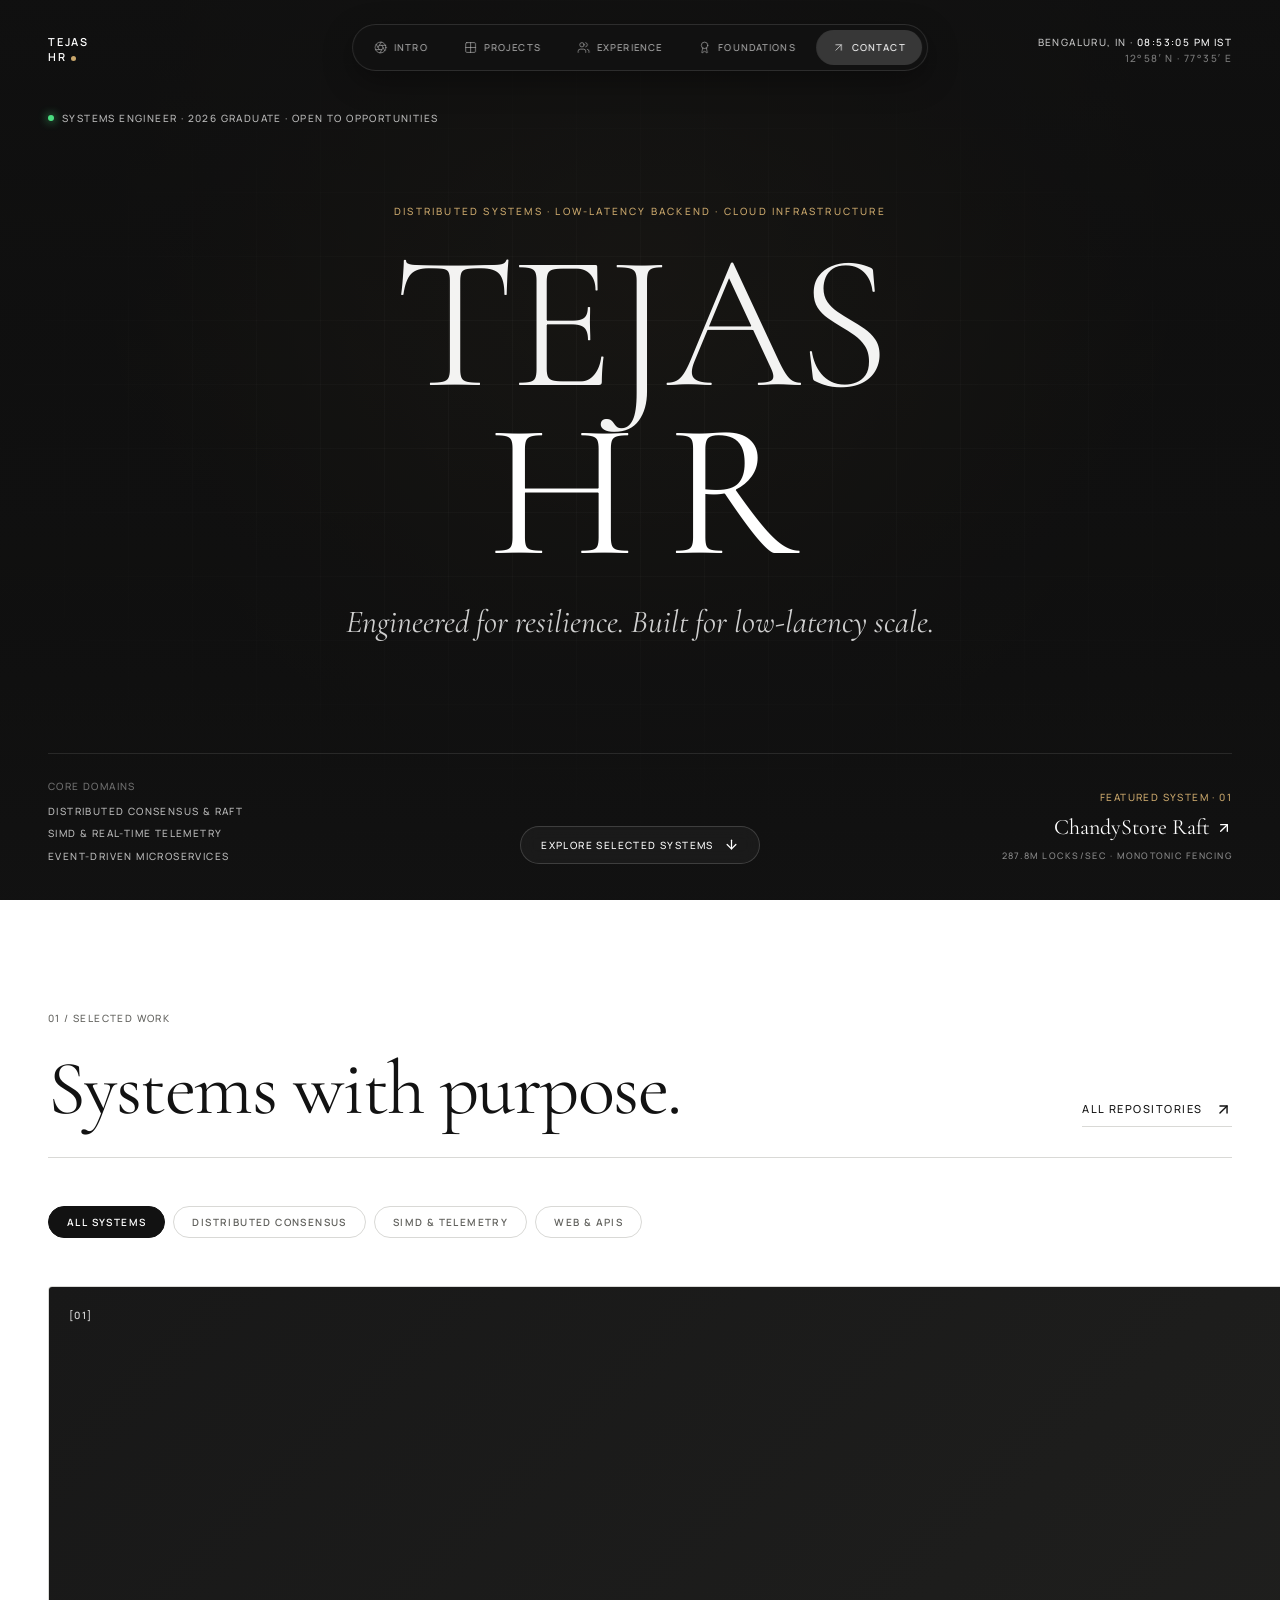
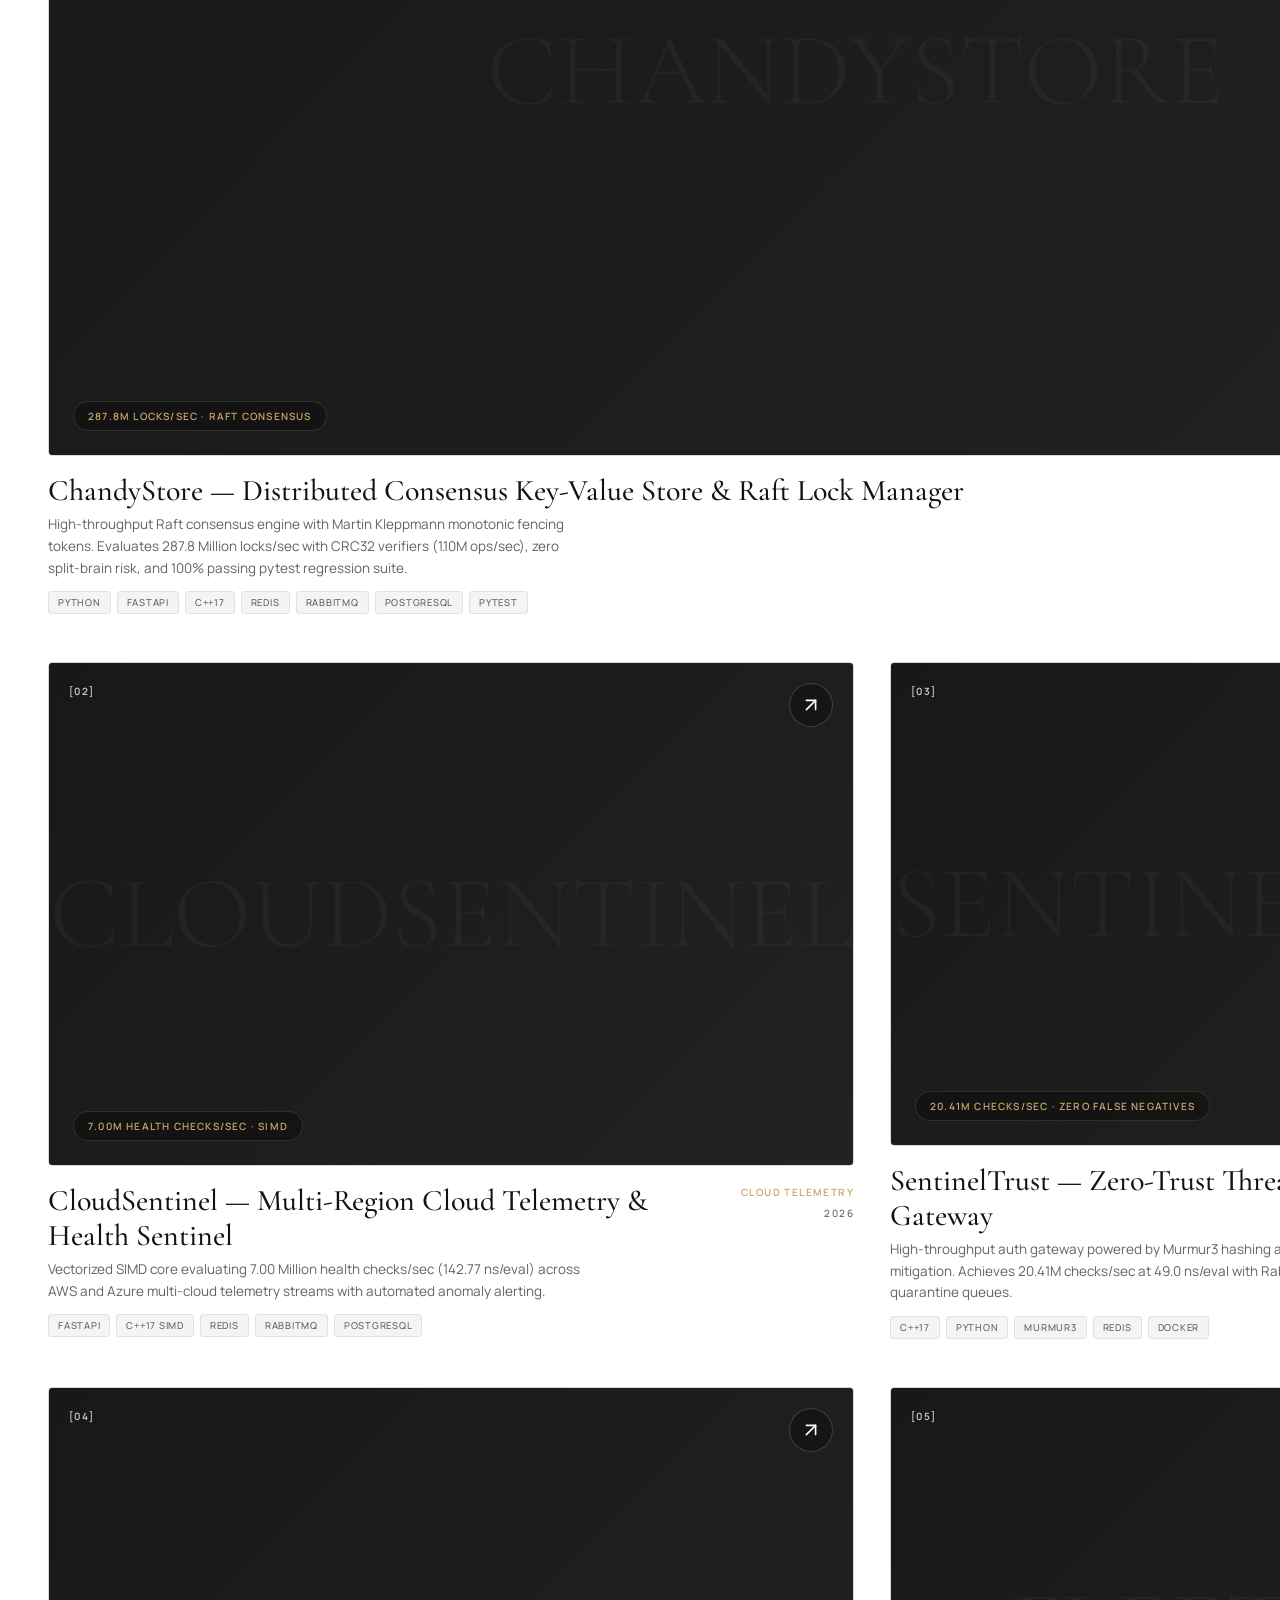
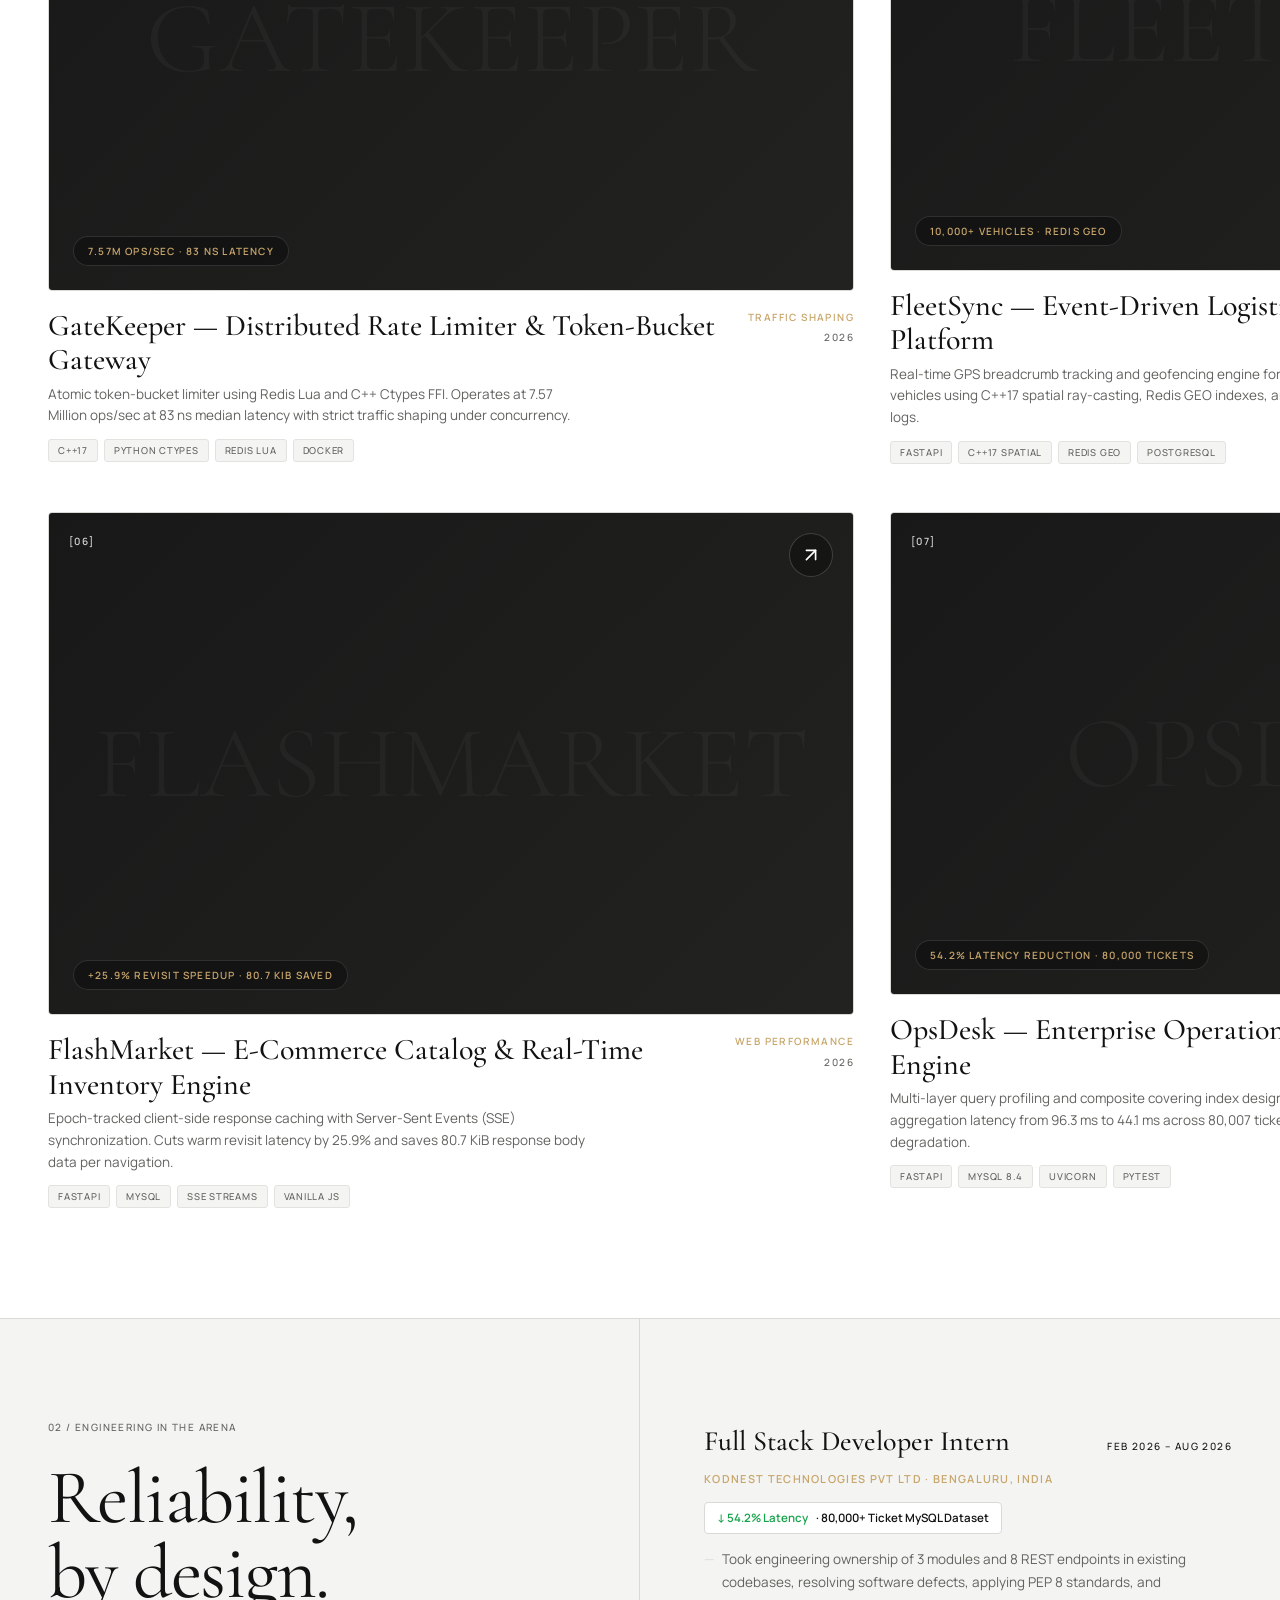
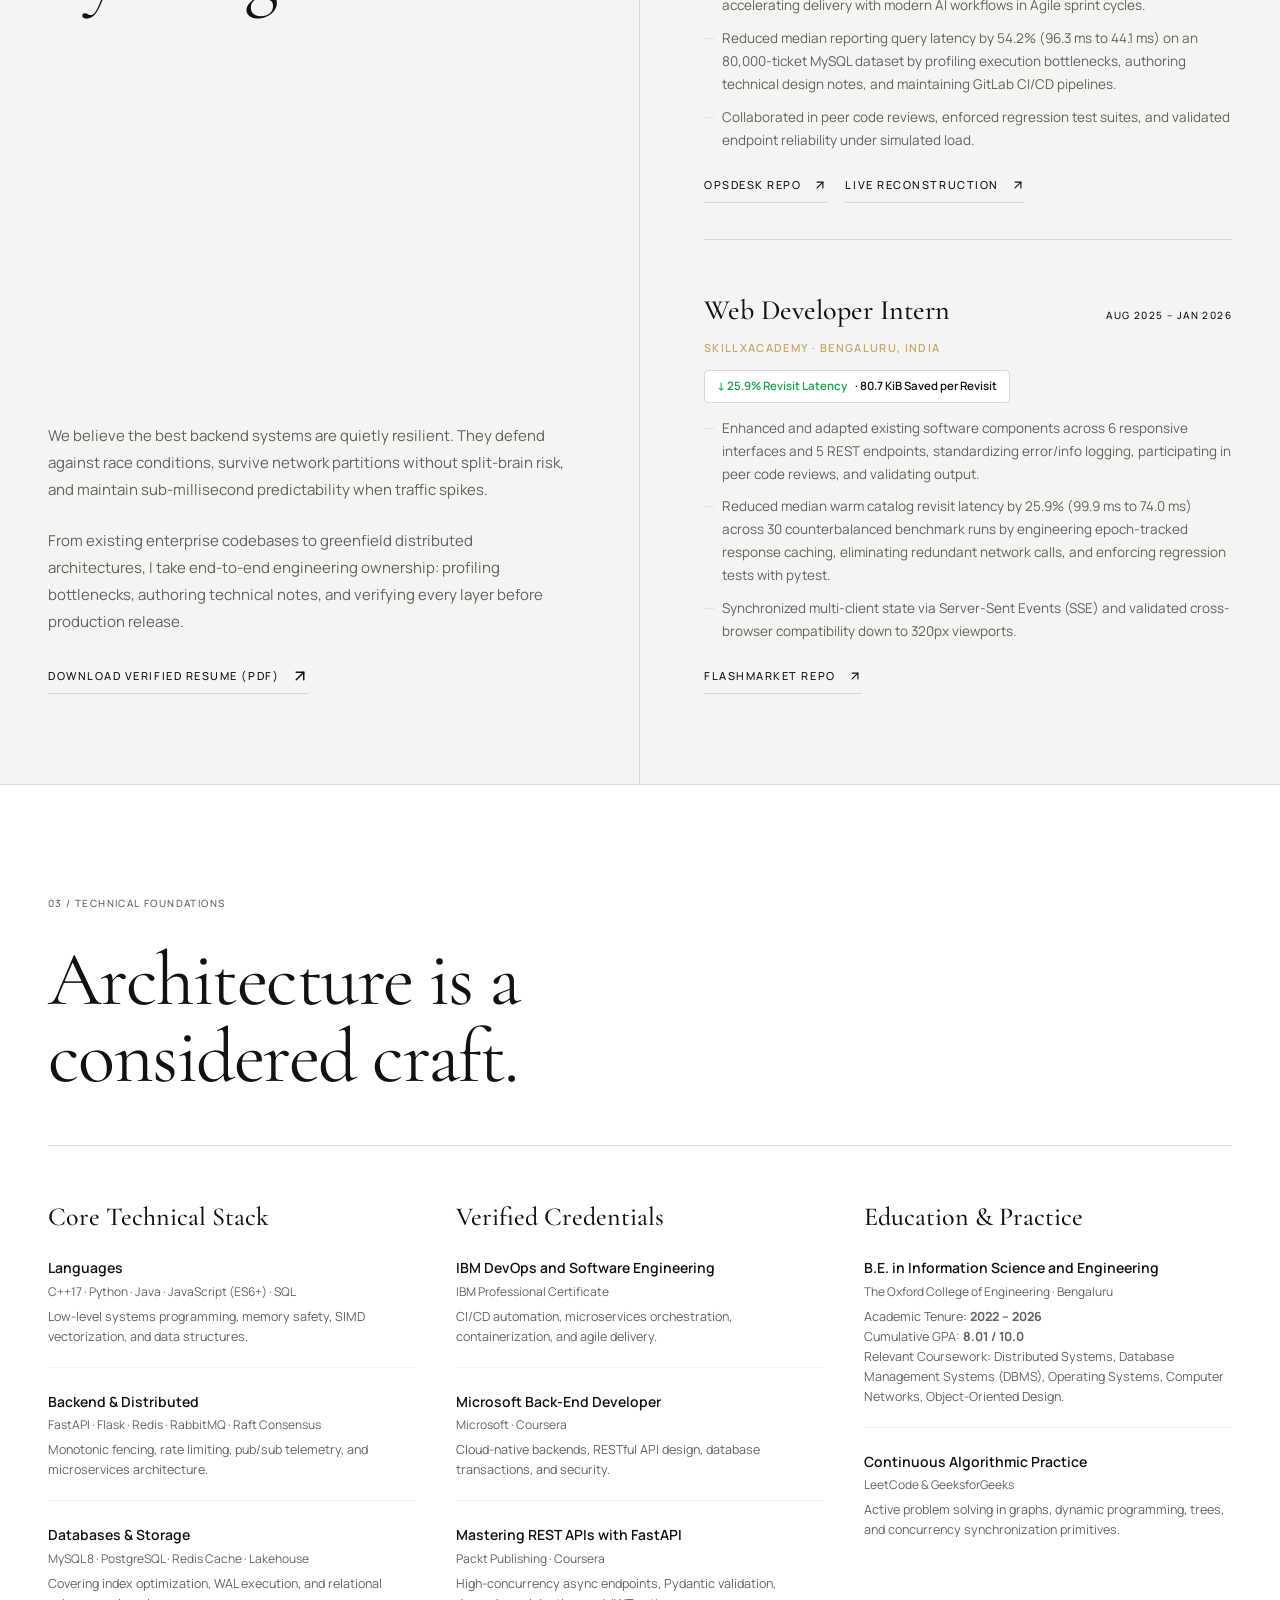
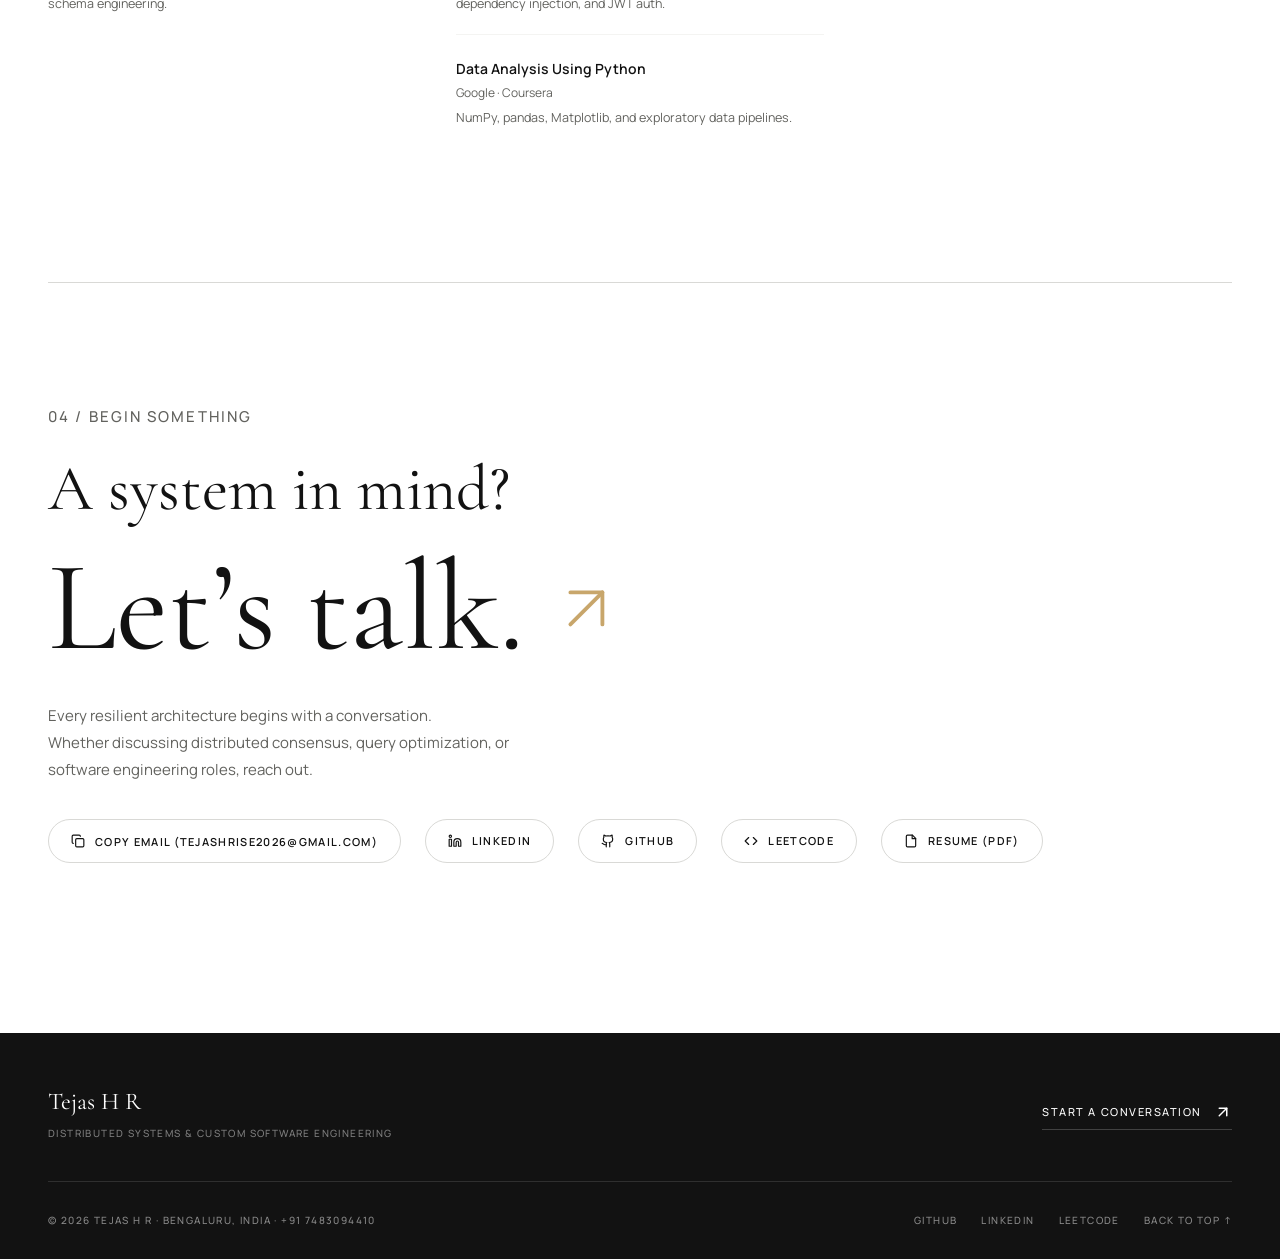
<file: index.html>
<!DOCTYPE html>
<html lang="en">
<head>
  <meta charset="utf-8" />
  <meta name="viewport" content="width=device-width, initial-scale=1" />
  <title>Tejas H R — Distributed Systems & Custom Software Engineering</title>
  <meta name="description" content="Portfolio of Tejas H R — 2026 graduate specializing in distributed consensus, low-latency backends, and cloud telemetry. Python, C++17, FastAPI, Redis, and MySQL." />
  
  <!-- Open Graph -->
  <meta property="og:title" content="Tejas H R — Distributed Systems & Custom Software Engineering" />
  <meta property="og:description" content="2026 graduate specializing in distributed consensus, low-latency backends, and cloud telemetry. Explore verified projects, metrics, and architecture." />
  <meta property="og:type" content="website" />
  <meta property="og:url" content="https://tejashr0716.github.io/" />
  
  <!-- Fonts: Cormorant Garamond (Architectural Display Serif) & Manrope (Clean Modern UI) -->
  <link rel="preconnect" href="https://fonts.googleapis.com" />
  <link rel="preconnect" href="https://fonts.gstatic.com" crossorigin />
  <link href="https://fonts.googleapis.com/css2?family=Cormorant+Garamond:ital,wght@0,300;0,400;0,500;0,600;1,400;1,500&family=Manrope:wght@300;400;500;600;700&display=swap" rel="stylesheet" />
  
  <link rel="stylesheet" href="style.css" />
</head>
<body id="top">

  <!-- Header with Wordmark and Coordinates -->
  <header class="site-header">
    <a class="small-wordmark" aria-label="Tejas H R home" href="#top">
      TEJAS<br />HR<span class="wordmark-dot"></span>
    </a>
    
    <span class="header-location label" id="header-location-badge">
      Bengaluru, IN<br />
      <span>12°58′ N · 77°35′ E</span>
    </span>
  </header>

  <!-- Studio Meridian Style Floating Navigation Capsule -->
  <nav class="floating-nav" aria-label="Main navigation">
    <a aria-current="page" class="nav-item active" href="#top">
      <svg xmlns="http://www.w3.org/2000/svg" width="13" height="13" viewBox="0 0 24 24" fill="none" stroke="currentColor" stroke-width="1.6" stroke-linecap="round" stroke-linejoin="round">
        <circle cx="12" cy="12" r="10"></circle>
        <path d="m14.31 8 5.74 9.94"></path>
        <path d="M9.69 8h11.48"></path>
        <path d="m7.38 12 5.74-9.94"></path>
        <path d="M9.69 16 3.95 6.06"></path>
        <path d="M14.31 16H2.83"></path>
        <path d="m16.62 12-5.74 9.94"></path>
      </svg>
      <span>Intro</span>
    </a>
    <a class="nav-item" href="#selected-work">
      <svg xmlns="http://www.w3.org/2000/svg" width="13" height="13" viewBox="0 0 24 24" fill="none" stroke="currentColor" stroke-width="1.6" stroke-linecap="round" stroke-linejoin="round">
        <path d="M12 3v18"></path>
        <path d="M3 12h18"></path>
        <rect x="3" y="3" width="18" height="18" rx="2"></rect>
      </svg>
      <span>Projects</span>
    </a>
    <a class="nav-item" href="#philosophy">
      <svg xmlns="http://www.w3.org/2000/svg" width="13" height="13" viewBox="0 0 24 24" fill="none" stroke="currentColor" stroke-width="1.6" stroke-linecap="round" stroke-linejoin="round">
        <path d="M16 21v-2a4 4 0 0 0-4-4H6a4 4 0 0 0-4 4v2"></path>
        <circle cx="9" cy="7" r="4"></circle>
        <path d="M22 21v-2a4 4 0 0 0-3-3.87"></path>
        <path d="M16 3.13a4 4 0 0 1 0 7.75"></path>
      </svg>
      <span>Experience</span>
    </a>
    <a class="nav-item" href="#foundations">
      <svg xmlns="http://www.w3.org/2000/svg" width="13" height="13" viewBox="0 0 24 24" fill="none" stroke="currentColor" stroke-width="1.6" stroke-linecap="round" stroke-linejoin="round">
        <path d="m15.477 12.89 1.515 8.526a.5.5 0 0 1-.81.47l-3.58-2.687a1 1 0 0 0-1.197 0l-3.586 2.686a.5.5 0 0 1-.81-.469l1.514-8.526"></path>
        <circle cx="12" cy="8" r="6"></circle>
      </svg>
      <span>Foundations</span>
    </a>
    <a class="nav-item" href="#contact">
      <svg xmlns="http://www.w3.org/2000/svg" width="13" height="13" viewBox="0 0 24 24" fill="none" stroke="currentColor" stroke-width="1.6" stroke-linecap="round" stroke-linejoin="round">
        <path d="M7 7h10v10"></path>
        <path d="M7 17 17 7"></path>
      </svg>
      <span>Contact</span>
    </a>
  </nav>

  <!-- Hero Section -->
  <section class="hero" aria-label="Tejas H R introduction">
    <div class="hero-bg"></div>
    <div class="hero-grid-pattern"></div>
    <div class="hero-shade"></div>
    
    <div class="hero-top-note label">
      <span class="status-dot"></span> Systems Engineer · 2026 Graduate · Open to Opportunities
    </div>
    
    <div class="hero-title-block">
      <p class="label hero-eyebrow">Distributed Systems · Low-Latency Backend · Cloud Infrastructure</p>
      <h1><span>TEJAS</span>H R</h1>
      <p class="hero-tagline">Engineered for resilience. Built for low-latency scale.</p>
    </div>
    
    <div class="hero-bottom">
      <div class="hero-side label">
        <span class="side-heading">Core Domains</span>
        <a href="#selected-work">Distributed Consensus &amp; Raft</a>
        <a href="#selected-work">SIMD &amp; Real-Time Telemetry</a>
        <a href="#selected-work">Event-Driven Microservices</a>
      </div>
      
      <a class="hero-explore label" href="#selected-work">
        Explore selected systems
        <svg xmlns="http://www.w3.org/2000/svg" width="15" height="15" viewBox="0 0 24 24" fill="none" stroke="currentColor" stroke-width="2" stroke-linecap="round" stroke-linejoin="round">
          <path d="M12 5v14"></path>
          <path d="m19 12-7 7-7-7"></path>
        </svg>
      </a>
      
      <a class="hero-feature" href="https://github.com/tejashr0716/Distributed-Consensus-KeyValue-Store-Raft" target="_blank" rel="noopener noreferrer">
        <span class="label side-heading">Featured system · 01</span>
        <span>
          ChandyStore Raft
          <svg xmlns="http://www.w3.org/2000/svg" width="16" height="16" viewBox="0 0 24 24" fill="none" stroke="currentColor" stroke-width="2" stroke-linecap="round" stroke-linejoin="round">
            <path d="M7 7h10v10"></path>
            <path d="M7 17 17 7"></path>
          </svg>
        </span>
        <span class="label">287.8M locks/sec · Monotonic Fencing</span>
      </a>
    </div>
  </section>

  <!-- Section 01 / Selected Work -->
  <section class="section-rail selected-work" id="selected-work">
    <div class="section-heading">
      <div>
        <p class="label section-kicker">01 / Selected work</p>
        <h2>Systems with purpose.</h2>
      </div>
      <a class="text-link label" href="https://github.com/tejashr0716" target="_blank" rel="noopener noreferrer">
        All repositories
        <svg xmlns="http://www.w3.org/2000/svg" width="17" height="17" viewBox="0 0 24 24" fill="none" stroke="currentColor" stroke-width="2" stroke-linecap="round" stroke-linejoin="round">
          <path d="M7 7h10v10"></path>
          <path d="M7 17 17 7"></path>
        </svg>
      </a>
    </div>

    <!-- Filter Buttons -->
    <div class="filter-bar">
      <button class="filter-btn active" data-filter="all">All Systems</button>
      <button class="filter-btn" data-filter="distributed">Distributed Consensus</button>
      <button class="filter-btn" data-filter="telemetry">SIMD &amp; Telemetry</button>
      <button class="filter-btn" data-filter="fullstack">Web &amp; APIs</button>
    </div>

    <!-- Gallery Grid -->
    <div class="project-gallery">

      <!-- Project 01: ChandyStore (Featured Full) -->
      <article class="project-card featured-full" data-category="distributed">
        <a class="project-image-link" href="https://github.com/tejashr0716/Distributed-Consensus-KeyValue-Store-Raft" target="_blank" rel="noopener noreferrer" aria-label="Explore ChandyStore">
          <div class="project-visual">
            <span class="project-visual-watermark">CHANDYSTORE</span>
            <div class="project-visual-badge">287.8M Locks/sec · Raft Consensus</div>
          </div>
          <span class="project-number label">[01]</span>
          <span class="project-open">
            <svg xmlns="http://www.w3.org/2000/svg" width="22" height="22" viewBox="0 0 24 24" fill="none" stroke="currentColor" stroke-width="1.8" stroke-linecap="round" stroke-linejoin="round">
              <path d="M7 7h10v10"></path>
              <path d="M7 17 17 7"></path>
            </svg>
          </span>
        </a>
        <div class="project-caption">
          <div>
            <a href="https://github.com/tejashr0716/Distributed-Consensus-KeyValue-Store-Raft" target="_blank" rel="noopener noreferrer">
              <h3>ChandyStore — Distributed Consensus Key-Value Store &amp; Raft Lock Manager</h3>
            </a>
            <p class="project-desc">
              High-throughput Raft consensus engine with Martin Kleppmann monotonic fencing tokens. Evaluates 287.8 Million locks/sec with CRC32 verifiers (1.10M ops/sec), zero split-brain risk, and 100% passing pytest regression suite.
            </p>
            <div class="project-tags">
              <span class="tag-badge">Python</span>
              <span class="tag-badge">FastAPI</span>
              <span class="tag-badge">C++17</span>
              <span class="tag-badge">Redis</span>
              <span class="tag-badge">RabbitMQ</span>
              <span class="tag-badge">PostgreSQL</span>
              <span class="tag-badge">pytest</span>
            </div>
          </div>
          <div class="caption-end label">
            <span>Distributed Systems</span>
            <span>2026</span>
          </div>
        </div>
      </article>

      <!-- Project 02: CloudSentinel -->
      <article class="project-card" data-category="telemetry">
        <a class="project-image-link" href="https://github.com/tejashr0716/Distributed-Cloud-Telemetry-Health-Sentinel" target="_blank" rel="noopener noreferrer" aria-label="Explore CloudSentinel">
          <div class="project-visual">
            <span class="project-visual-watermark">CLOUDSENTINEL</span>
            <div class="project-visual-badge">7.00M Health Checks/sec · SIMD</div>
          </div>
          <span class="project-number label">[02]</span>
          <span class="project-open">
            <svg xmlns="http://www.w3.org/2000/svg" width="22" height="22" viewBox="0 0 24 24" fill="none" stroke="currentColor" stroke-width="1.8" stroke-linecap="round" stroke-linejoin="round">
              <path d="M7 7h10v10"></path>
              <path d="M7 17 17 7"></path>
            </svg>
          </span>
        </a>
        <div class="project-caption">
          <div>
            <a href="https://github.com/tejashr0716/Distributed-Cloud-Telemetry-Health-Sentinel" target="_blank" rel="noopener noreferrer">
              <h3>CloudSentinel — Multi-Region Cloud Telemetry &amp; Health Sentinel</h3>
            </a>
            <p class="project-desc">
              Vectorized SIMD core evaluating 7.00 Million health checks/sec (142.77 ns/eval) across AWS and Azure multi-cloud telemetry streams with automated anomaly alerting.
            </p>
            <div class="project-tags">
              <span class="tag-badge">FastAPI</span>
              <span class="tag-badge">C++17 SIMD</span>
              <span class="tag-badge">Redis</span>
              <span class="tag-badge">RabbitMQ</span>
              <span class="tag-badge">PostgreSQL</span>
            </div>
          </div>
          <div class="caption-end label">
            <span>Cloud Telemetry</span>
            <span>2026</span>
          </div>
        </div>
      </article>

      <!-- Project 03: SentinelTrust -->
      <article class="project-card" data-category="telemetry">
        <a class="project-image-link" href="https://github.com/tejashr0716/Zero-Trust-Token-Auth-Gateway" target="_blank" rel="noopener noreferrer" aria-label="Explore SentinelTrust">
          <div class="project-visual">
            <span class="project-visual-watermark">SENTINELTRUST</span>
            <div class="project-visual-badge">20.41M Checks/sec · Zero False Negatives</div>
          </div>
          <span class="project-number label">[03]</span>
          <span class="project-open">
            <svg xmlns="http://www.w3.org/2000/svg" width="22" height="22" viewBox="0 0 24 24" fill="none" stroke="currentColor" stroke-width="1.8" stroke-linecap="round" stroke-linejoin="round">
              <path d="M7 7h10v10"></path>
              <path d="M7 17 17 7"></path>
            </svg>
          </span>
        </a>
        <div class="project-caption">
          <div>
            <a href="https://github.com/tejashr0716/Zero-Trust-Token-Auth-Gateway" target="_blank" rel="noopener noreferrer">
              <h3>SentinelTrust — Zero-Trust Threat Detection &amp; Auth Gateway</h3>
            </a>
            <p class="project-desc">
              High-throughput auth gateway powered by Murmur3 hashing and token tampering mitigation. Achieves 20.41M checks/sec at 49.0 ns/eval with RabbitMQ threat quarantine queues.
            </p>
            <div class="project-tags">
              <span class="tag-badge">C++17</span>
              <span class="tag-badge">Python</span>
              <span class="tag-badge">Murmur3</span>
              <span class="tag-badge">Redis</span>
              <span class="tag-badge">Docker</span>
            </div>
          </div>
          <div class="caption-end label">
            <span>Security &amp; Auth</span>
            <span>2026</span>
          </div>
        </div>
      </article>

      <!-- Project 04: GateKeeper -->
      <article class="project-card" data-category="distributed">
        <a class="project-image-link" href="https://github.com/tejashr0716/Enterprise-Distributed-Rate-Limiter-Gateway" target="_blank" rel="noopener noreferrer" aria-label="Explore GateKeeper">
          <div class="project-visual">
            <span class="project-visual-watermark">GATEKEEPER</span>
            <div class="project-visual-badge">7.57M Ops/sec · 83 ns Latency</div>
          </div>
          <span class="project-number label">[04]</span>
          <span class="project-open">
            <svg xmlns="http://www.w3.org/2000/svg" width="22" height="22" viewBox="0 0 24 24" fill="none" stroke="currentColor" stroke-width="1.8" stroke-linecap="round" stroke-linejoin="round">
              <path d="M7 7h10v10"></path>
              <path d="M7 17 17 7"></path>
            </svg>
          </span>
        </a>
        <div class="project-caption">
          <div>
            <a href="https://github.com/tejashr0716/Enterprise-Distributed-Rate-Limiter-Gateway" target="_blank" rel="noopener noreferrer">
              <h3>GateKeeper — Distributed Rate Limiter &amp; Token-Bucket Gateway</h3>
            </a>
            <p class="project-desc">
              Atomic token-bucket limiter using Redis Lua and C++ Ctypes FFI. Operates at 7.57 Million ops/sec at 83 ns median latency with strict traffic shaping under concurrency.
            </p>
            <div class="project-tags">
              <span class="tag-badge">C++17</span>
              <span class="tag-badge">Python Ctypes</span>
              <span class="tag-badge">Redis Lua</span>
              <span class="tag-badge">Docker</span>
            </div>
          </div>
          <div class="caption-end label">
            <span>Traffic Shaping</span>
            <span>2026</span>
          </div>
        </div>
      </article>

      <!-- Project 05: FleetSync -->
      <article class="project-card" data-category="telemetry">
        <a class="project-image-link" href="https://github.com/tejashr0716/Event-Driven-Logistics-Fleet-Telemetry-Platform" target="_blank" rel="noopener noreferrer" aria-label="Explore FleetSync">
          <div class="project-visual">
            <span class="project-visual-watermark">FLEETSYNC</span>
            <div class="project-visual-badge">10,000+ Vehicles · Redis GEO</div>
          </div>
          <span class="project-number label">[05]</span>
          <span class="project-open">
            <svg xmlns="http://www.w3.org/2000/svg" width="22" height="22" viewBox="0 0 24 24" fill="none" stroke="currentColor" stroke-width="1.8" stroke-linecap="round" stroke-linejoin="round">
              <path d="M7 7h10v10"></path>
              <path d="M7 17 17 7"></path>
            </svg>
          </span>
        </a>
        <div class="project-caption">
          <div>
            <a href="https://github.com/tejashr0716/Event-Driven-Logistics-Fleet-Telemetry-Platform" target="_blank" rel="noopener noreferrer">
              <h3>FleetSync — Event-Driven Logistics &amp; Fleet Telemetry Platform</h3>
            </a>
            <p class="project-desc">
              Real-time GPS breadcrumb tracking and geofencing engine for 10,000+ commercial vehicles using C++17 spatial ray-casting, Redis GEO indexes, and PostgreSQL event logs.
            </p>
            <div class="project-tags">
              <span class="tag-badge">FastAPI</span>
              <span class="tag-badge">C++17 Spatial</span>
              <span class="tag-badge">Redis GEO</span>
              <span class="tag-badge">PostgreSQL</span>
            </div>
          </div>
          <div class="caption-end label">
            <span>IoT Telemetry</span>
            <span>2026</span>
          </div>
        </div>
      </article>

      <!-- Project 06: FlashMarket -->
      <article class="project-card" data-category="fullstack">
        <a class="project-image-link" href="https://github.com/tejashr0716/flashmarket" target="_blank" rel="noopener noreferrer" aria-label="Explore FlashMarket">
          <div class="project-visual">
            <span class="project-visual-watermark">FLASHMARKET</span>
            <div class="project-visual-badge">+25.9% Revisit Speedup · 80.7 KiB Saved</div>
          </div>
          <span class="project-number label">[06]</span>
          <span class="project-open">
            <svg xmlns="http://www.w3.org/2000/svg" width="22" height="22" viewBox="0 0 24 24" fill="none" stroke="currentColor" stroke-width="1.8" stroke-linecap="round" stroke-linejoin="round">
              <path d="M7 7h10v10"></path>
              <path d="M7 17 17 7"></path>
            </svg>
          </span>
        </a>
        <div class="project-caption">
          <div>
            <a href="https://github.com/tejashr0716/flashmarket" target="_blank" rel="noopener noreferrer">
              <h3>FlashMarket — E-Commerce Catalog &amp; Real-Time Inventory Engine</h3>
            </a>
            <p class="project-desc">
              Epoch-tracked client-side response caching with Server-Sent Events (SSE) synchronization. Cuts warm revisit latency by 25.9% and saves 80.7 KiB response body data per navigation.
            </p>
            <div class="project-tags">
              <span class="tag-badge">FastAPI</span>
              <span class="tag-badge">MySQL</span>
              <span class="tag-badge">SSE Streams</span>
              <span class="tag-badge">Vanilla JS</span>
            </div>
          </div>
          <div class="caption-end label">
            <span>Web Performance</span>
            <span>2026</span>
          </div>
        </div>
      </article>

      <!-- Project 07: OpsDesk -->
      <article class="project-card" data-category="fullstack">
        <a class="project-image-link" href="https://github.com/tejashr0716/opsdesk" target="_blank" rel="noopener noreferrer" aria-label="Explore OpsDesk">
          <div class="project-visual">
            <span class="project-visual-watermark">OPSDESK</span>
            <div class="project-visual-badge">54.2% Latency Reduction · 80,000 Tickets</div>
          </div>
          <span class="project-number label">[07]</span>
          <span class="project-open">
            <svg xmlns="http://www.w3.org/2000/svg" width="22" height="22" viewBox="0 0 24 24" fill="none" stroke="currentColor" stroke-width="1.8" stroke-linecap="round" stroke-linejoin="round">
              <path d="M7 7h10v10"></path>
              <path d="M7 17 17 7"></path>
            </svg>
          </span>
        </a>
        <div class="project-caption">
          <div>
            <a href="https://github.com/tejashr0716/opsdesk" target="_blank" rel="noopener noreferrer">
              <h3>OpsDesk — Enterprise Operations Desk &amp; Reporting Engine</h3>
            </a>
            <p class="project-desc">
              Multi-layer query profiling and composite covering index design. Reduced 90-day aggregation latency from 96.3 ms to 44.1 ms across 80,007 tickets with zero schema degradation.
            </p>
            <div class="project-tags">
              <span class="tag-badge">FastAPI</span>
              <span class="tag-badge">MySQL 8.4</span>
              <span class="tag-badge">Uvicorn</span>
              <span class="tag-badge">pytest</span>
            </div>
          </div>
          <div class="caption-end label">
            <span>Database Systems</span>
            <span>2026</span>
          </div>
        </div>
      </article>

    </div>
  </section>

  <!-- Section 02 / Philosophy & Experience -->
  <section class="philosophy" id="philosophy">
    <div class="philosophy-copy">
      <div>
        <p class="label section-kicker">02 / Engineering in the Arena</p>
        <h2>Reliability,<br />by design.</h2>
      </div>
      <div class="philosophy-bottom">
        <p>
          We believe the best backend systems are quietly resilient. They defend against race conditions, survive network partitions without split-brain risk, and maintain sub-millisecond predictability when traffic spikes.
        </p>
        <p>
          From existing enterprise codebases to greenfield distributed architectures, I take end-to-end engineering ownership: profiling bottlenecks, authoring technical notes, and verifying every layer before production release.
        </p>
        <a class="text-link label" href="Tejas-HR-Resume.pdf" target="_blank" rel="noopener noreferrer">
          Download verified resume (PDF)
          <svg xmlns="http://www.w3.org/2000/svg" width="18" height="18" viewBox="0 0 24 24" fill="none" stroke="currentColor" stroke-width="2" stroke-linecap="round" stroke-linejoin="round">
            <path d="M7 7h10v10"></path>
            <path d="M7 17 17 7"></path>
          </svg>
        </a>
      </div>
    </div>

    <!-- Right Side: Internship Experience -->
    <div class="philosophy-experience">
      
      <!-- Internship 1: KodNest -->
      <article class="experience-card">
        <div class="exp-header">
          <h3>Full Stack Developer Intern</h3>
          <span class="label">Feb 2026 – Aug 2026</span>
        </div>
        <div class="exp-company">KodNest Technologies Pvt Ltd · Bengaluru, India</div>
        <div class="exp-metric-highlight">
          <span>↓ 54.2% Latency</span> · 80,000+ Ticket MySQL Dataset
        </div>
        <ul>
          <li>Took engineering ownership of 3 modules and 8 REST endpoints in existing codebases, resolving software defects, applying PEP 8 standards, and accelerating delivery with modern AI workflows in Agile sprint cycles.</li>
          <li>Reduced median reporting query latency by 54.2% (96.3 ms to 44.1 ms) on an 80,000-ticket MySQL dataset by profiling execution bottlenecks, authoring technical design notes, and maintaining GitLab CI/CD pipelines.</li>
          <li>Collaborated in peer code reviews, enforced regression test suites, and validated endpoint reliability under simulated load.</li>
        </ul>
        <div class="exp-links">
          <a class="text-link label" href="https://github.com/tejashr0716/opsdesk" target="_blank" rel="noopener noreferrer">
            OpsDesk Repo
            <svg xmlns="http://www.w3.org/2000/svg" width="14" height="14" viewBox="0 0 24 24" fill="none" stroke="currentColor" stroke-width="2" stroke-linecap="round" stroke-linejoin="round"><path d="M7 7h10v10"></path><path d="M7 17 17 7"></path></svg>
          </a>
          <a class="text-link label" href="https://tejashr0716.github.io/opsdesk/" target="_blank" rel="noopener noreferrer">
            Live Reconstruction
            <svg xmlns="http://www.w3.org/2000/svg" width="14" height="14" viewBox="0 0 24 24" fill="none" stroke="currentColor" stroke-width="2" stroke-linecap="round" stroke-linejoin="round"><path d="M7 7h10v10"></path><path d="M7 17 17 7"></path></svg>
          </a>
        </div>
      </article>

      <!-- Internship 2: SkillXAcademy -->
      <article class="experience-card">
        <div class="exp-header">
          <h3>Web Developer Intern</h3>
          <span class="label">Aug 2025 – Jan 2026</span>
        </div>
        <div class="exp-company">SkillXAcademy · Bengaluru, India</div>
        <div class="exp-metric-highlight">
          <span>↓ 25.9% Revisit Latency</span> · 80.7 KiB Saved per Revisit
        </div>
        <ul>
          <li>Enhanced and adapted existing software components across 6 responsive interfaces and 5 REST endpoints, standardizing error/info logging, participating in peer code reviews, and validating output.</li>
          <li>Reduced median warm catalog revisit latency by 25.9% (99.9 ms to 74.0 ms) across 30 counterbalanced benchmark runs by engineering epoch-tracked response caching, eliminating redundant network calls, and enforcing regression tests with pytest.</li>
          <li>Synchronized multi-client state via Server-Sent Events (SSE) and validated cross-browser compatibility down to 320px viewports.</li>
        </ul>
        <div class="exp-links">
          <a class="text-link label" href="https://github.com/tejashr0716/flashmarket" target="_blank" rel="noopener noreferrer">
            FlashMarket Repo
            <svg xmlns="http://www.w3.org/2000/svg" width="14" height="14" viewBox="0 0 24 24" fill="none" stroke="currentColor" stroke-width="2" stroke-linecap="round" stroke-linejoin="round"><path d="M7 7h10v10"></path><path d="M7 17 17 7"></path></svg>
          </a>
        </div>
      </article>

    </div>
  </section>

  <!-- Section 03 / Technical Foundations & Recognition -->
  <section class="recognition-teaser section-rail" id="foundations">
    <p class="label section-kicker">03 / Technical Foundations</p>
    <div>
      <h2 style="font-family: var(--display); font-size: clamp(48px, 6vw, 92px); font-weight: 400; line-height: 1; letter-spacing: -0.02em; color: var(--ink);">
        Architecture is a<br />considered craft.
      </h2>
    </div>

    <div class="recognition-grid">
      
      <!-- Column 1: Core Technologies -->
      <div class="recognition-col">
        <h4>Core Technical Stack</h4>
        
        <div class="rec-item">
          <div class="rec-title">Languages</div>
          <div class="rec-subtitle">C++17 · Python · Java · JavaScript (ES6+) · SQL</div>
          <div class="rec-desc">Low-level systems programming, memory safety, SIMD vectorization, and data structures.</div>
        </div>

        <div class="rec-item">
          <div class="rec-title">Backend &amp; Distributed</div>
          <div class="rec-subtitle">FastAPI · Flask · Redis · RabbitMQ · Raft Consensus</div>
          <div class="rec-desc">Monotonic fencing, rate limiting, pub/sub telemetry, and microservices architecture.</div>
        </div>

        <div class="rec-item">
          <div class="rec-title">Databases &amp; Storage</div>
          <div class="rec-subtitle">MySQL 8 · PostgreSQL · Redis Cache · Lakehouse</div>
          <div class="rec-desc">Covering index optimization, WAL execution, and relational schema engineering.</div>
        </div>
      </div>

      <!-- Column 2: Professional Certifications -->
      <div class="recognition-col">
        <h4>Verified Credentials</h4>

        <div class="rec-item">
          <div class="rec-title">IBM DevOps and Software Engineering</div>
          <div class="rec-subtitle">IBM Professional Certificate</div>
          <div class="rec-desc">CI/CD automation, microservices orchestration, containerization, and agile delivery.</div>
        </div>

        <div class="rec-item">
          <div class="rec-title">Microsoft Back-End Developer</div>
          <div class="rec-subtitle">Microsoft · Coursera</div>
          <div class="rec-desc">Cloud-native backends, RESTful API design, database transactions, and security.</div>
        </div>

        <div class="rec-item">
          <div class="rec-title">Mastering REST APIs with FastAPI</div>
          <div class="rec-subtitle">Packt Publishing · Coursera</div>
          <div class="rec-desc">High-concurrency async endpoints, Pydantic validation, dependency injection, and JWT auth.</div>
        </div>

        <div class="rec-item">
          <div class="rec-title">Data Analysis Using Python</div>
          <div class="rec-subtitle">Google · Coursera</div>
          <div class="rec-desc">NumPy, pandas, Matplotlib, and exploratory data pipelines.</div>
        </div>
      </div>

      <!-- Column 3: Academic Foundation -->
      <div class="recognition-col">
        <h4>Education &amp; Practice</h4>

        <div class="rec-item">
          <div class="rec-title">B.E. in Information Science and Engineering</div>
          <div class="rec-subtitle">The Oxford College of Engineering · Bengaluru</div>
          <div class="rec-desc">
            Academic Tenure: <strong>2022 – 2026</strong><br />
            Cumulative GPA: <strong>8.01 / 10.0</strong><br />
            Relevant Coursework: Distributed Systems, Database Management Systems (DBMS), Operating Systems, Computer Networks, Object-Oriented Design.
          </div>
        </div>

        <div class="rec-item">
          <div class="rec-title">Continuous Algorithmic Practice</div>
          <div class="rec-subtitle">LeetCode &amp; GeeksforGeeks</div>
          <div class="rec-desc">
            Active problem solving in graphs, dynamic programming, trees, and concurrency synchronization primitives.
          </div>
        </div>
      </div>

    </div>
  </section>

  <!-- Section 04 / Contact Teaser -->
  <section class="contact-teaser section-rail" id="contact">
    <p class="label section-kicker">04 / Begin something</p>
    <div>
      <h2>A system in mind?</h2>
      <a class="large-contact-link" id="main-contact-trigger" href="mailto:tejashrise2026@gmail.com" title="Click to email or copy address">
        Let’s talk.
        <svg xmlns="http://www.w3.org/2000/svg" width="24" height="24" viewBox="0 0 24 24" fill="none" stroke="currentColor" stroke-width="1.2" stroke-linecap="round" stroke-linejoin="round">
          <path d="M7 7h10v10"></path>
          <path d="M7 17 17 7"></path>
        </svg>
      </a>
    </div>
    
    <p>
      Every resilient architecture begins with a conversation.<br />
      Whether discussing distributed consensus, query optimization, or software engineering roles, reach out.
    </p>

    <!-- Interactive Direct Contact Pills -->
    <div class="contact-methods">
      <button class="contact-method-pill" id="copy-email-btn" type="button">
        <svg xmlns="http://www.w3.org/2000/svg" width="14" height="14" viewBox="0 0 24 24" fill="none" stroke="currentColor" stroke-width="2" stroke-linecap="round" stroke-linejoin="round">
          <rect width="14" height="14" x="8" y="8" rx="2" ry="2"></rect>
          <path d="M4 16c-1.1 0-2-.9-2-2V4c0-1.1.9-2 2-2h10c1.1 0 2 .9 2 2"></path>
        </svg>
        <span>Copy Email (tejashrise2026@gmail.com)</span>
      </button>

      <a class="contact-method-pill" href="https://www.linkedin.com/in/tejashr0716/" target="_blank" rel="noopener noreferrer">
        <svg xmlns="http://www.w3.org/2000/svg" width="14" height="14" viewBox="0 0 24 24" fill="none" stroke="currentColor" stroke-width="2" stroke-linecap="round" stroke-linejoin="round">
          <path d="M16 8a6 6 0 0 1 6 6v7h-4v-7a2 2 0 0 0-2-2 2 2 0 0 0-2 2v7h-4v-7a6 6 0 0 1 6-6z"></path>
          <rect width="4" height="12" x="2" y="9"></rect>
          <circle cx="4" cy="4" r="2"></circle>
        </svg>
        <span>LinkedIn</span>
      </a>

      <a class="contact-method-pill" href="https://github.com/tejashr0716" target="_blank" rel="noopener noreferrer">
        <svg xmlns="http://www.w3.org/2000/svg" width="14" height="14" viewBox="0 0 24 24" fill="none" stroke="currentColor" stroke-width="2" stroke-linecap="round" stroke-linejoin="round">
          <path d="M15 22v-4a4.8 4.8 0 0 0-1-3.5c3 0 6-2 6-5.5.08-1.25-.27-2.48-1-3.5.28-1.15.28-2.35 0-3.5 0 0-1 0-3 1.5-2.64-.5-5.36-.5-8 0C6 2 5 2 5 2c-.3 1.15-.3 2.35 0 3.5A5.403 5.403 0 0 0 4 9c0 3.5 3 5.5 6 5.5-.39.49-.68 1.05-.85 1.65-.17.6-.22 1.23-.15 1.85v4"></path>
          <path d="M9 18c-4.51 2-5-2-7-2"></path>
        </svg>
        <span>GitHub</span>
      </a>

      <a class="contact-method-pill" href="https://leetcode.com/u/tejashr0716/" target="_blank" rel="noopener noreferrer">
        <svg xmlns="http://www.w3.org/2000/svg" width="14" height="14" viewBox="0 0 24 24" fill="none" stroke="currentColor" stroke-width="2" stroke-linecap="round" stroke-linejoin="round">
          <polyline points="16 18 22 12 16 6"></polyline>
          <polyline points="8 6 2 12 8 18"></polyline>
        </svg>
        <span>LeetCode</span>
      </a>

      <a class="contact-method-pill" href="Tejas-HR-Resume.pdf" target="_blank" rel="noopener noreferrer">
        <svg xmlns="http://www.w3.org/2000/svg" width="14" height="14" viewBox="0 0 24 24" fill="none" stroke="currentColor" stroke-width="2" stroke-linecap="round" stroke-linejoin="round">
          <path d="M14.5 2H6a2 2 0 0 0-2 2v16a2 2 0 0 0 2 2h12a2 2 0 0 0 2-2V7.5L14.5 2z"></path>
          <polyline points="14 2 14 8 20 8"></polyline>
        </svg>
        <span>Resume (PDF)</span>
      </a>
    </div>
  </section>

  <!-- Site Footer -->
  <footer class="site-footer">
    <div class="footer-top">
      <a class="footer-brand" href="#top">
        Tejas H R
        <span>Distributed Systems &amp; Custom Software Engineering</span>
      </a>
      <a class="text-link" href="mailto:tejashrise2026@gmail.com" style="color: var(--white); border-color: rgba(255,255,255,0.2);">
        Start a conversation
        <svg xmlns="http://www.w3.org/2000/svg" width="18" height="18" viewBox="0 0 24 24" fill="none" stroke="currentColor" stroke-width="2" stroke-linecap="round" stroke-linejoin="round">
          <path d="M7 7h10v10"></path>
          <path d="M7 17 17 7"></path>
        </svg>
      </a>
    </div>
    
    <div class="footer-bottom label">
      <span>© 2026 Tejas H R · Bengaluru, India · +91 7483094410</span>
      <div class="footer-links">
        <a href="https://github.com/tejashr0716" target="_blank" rel="noopener noreferrer">GitHub</a>
        <a href="https://www.linkedin.com/in/tejashr0716/" target="_blank" rel="noopener noreferrer">LinkedIn</a>
        <a href="https://leetcode.com/u/tejashr0716/" target="_blank" rel="noopener noreferrer">LeetCode</a>
        <a href="#top">Back to top ↑</a>
      </div>
    </div>
  </footer>

  <!-- Floating Toast Notification -->
  <div class="toast" id="toast-notification" aria-live="polite">
    Copied to clipboard · tejashrise2026@gmail.com
  </div>

  <script src="main.js"></script>
</body>
</html>
</file>
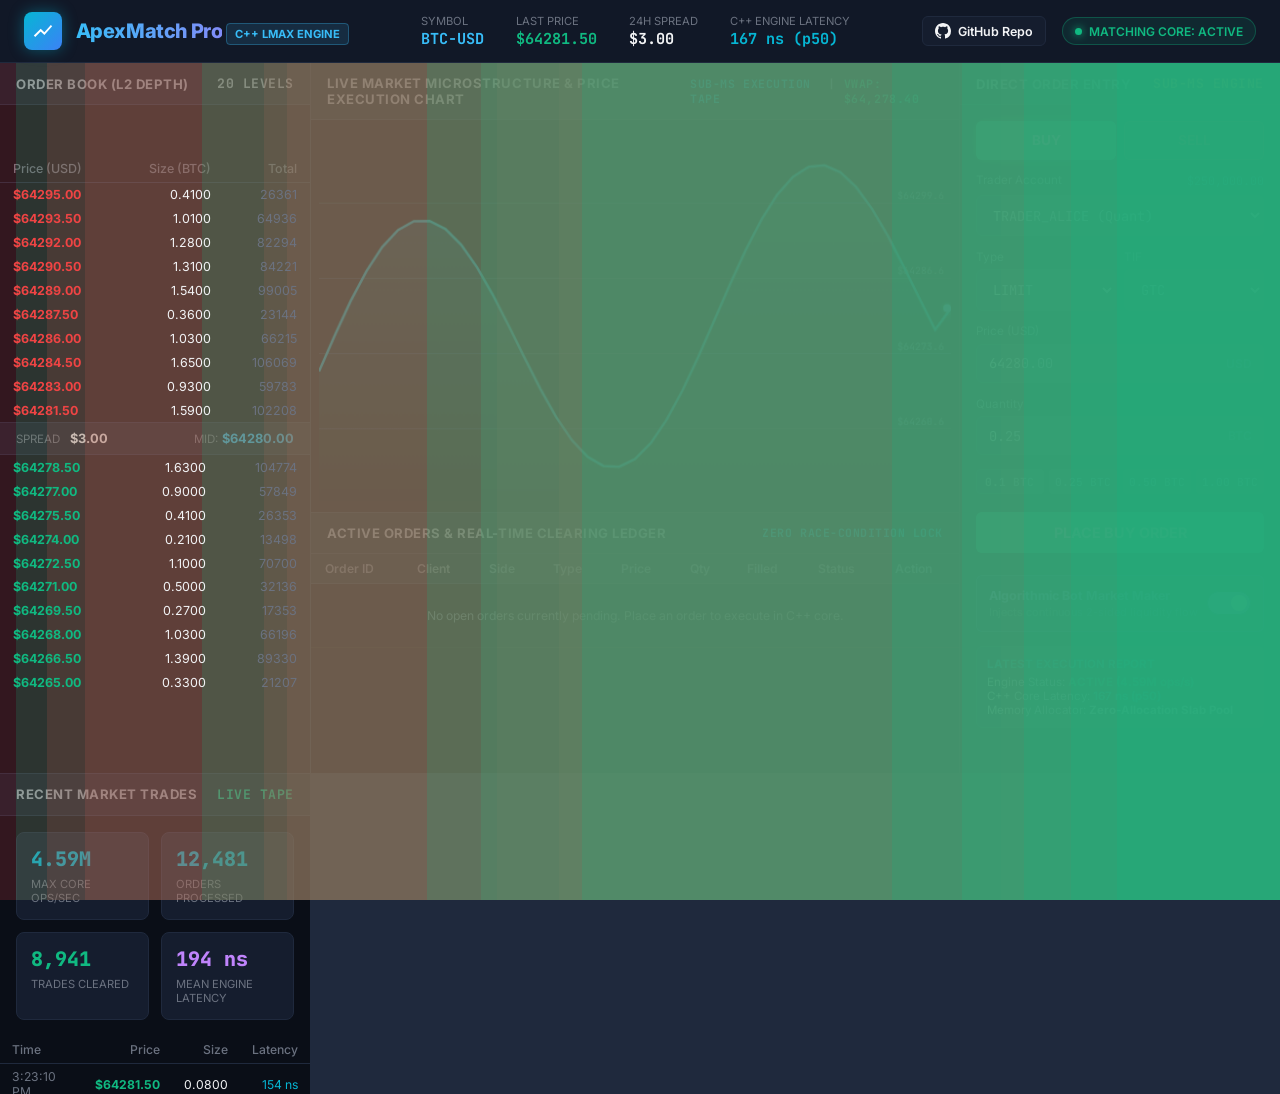
<file: apex-match/index.html>
<!DOCTYPE html>
<html lang="en">
<head>
    <meta charset="UTF-8">
    <meta name="viewport" content="width=device-width, initial-scale=1.0">
    <title>ApexMatch Pro | Sub-Microsecond Distributed Order Matching & Execution Engine</title>
    <link href="https://fonts.googleapis.com/css2?family=JetBrains+Mono:wght@300;400;500;700;800&family=Inter:wght@400;500;600;700;800&display=swap" rel="stylesheet">
    <style>
        :root {
            --bg-primary: #0a0e17;
            --bg-secondary: #111827;
            --bg-card: #151d2e;
            --border: #1f293d;
            --border-highlight: #2e3d5b;
            --text-primary: #f3f4f6;
            --text-secondary: #9ca3af;
            --text-muted: #6b7280;
            --buy-green: #10b981;
            --buy-green-bg: rgba(16, 185, 129, 0.12);
            --sell-red: #ef4444;
            --sell-red-bg: rgba(239, 68, 68, 0.12);
            --accent-cyan: #06b6d4;
            --accent-blue: #3b82f6;
            --accent-purple: #8b5cf6;
            --accent-amber: #f59e0b;
        }

        * {
            box-sizing: border-box;
            margin: 0;
            padding: 0;
            font-family: 'Inter', -apple-system, BlinkMacSystemFont, sans-serif;
        }

        body {
            background-color: var(--bg-primary);
            color: var(--text-primary);
            min-height: 100vh;
            display: flex;
            flex-direction: column;
            overflow-x: hidden;
        }

        .mono {
            font-family: 'JetBrains Mono', monospace;
        }

        /* Header Navbar */
        header {
            background-color: var(--bg-secondary);
            border-bottom: 1px solid var(--border);
            padding: 0.75rem 1.5rem;
            display: flex;
            justify-content: space-between;
            align-items: center;
            position: sticky;
            top: 0;
            z-index: 50;
        }

        .logo-group {
            display: flex;
            align-items: center;
            gap: 0.85rem;
        }

        .logo-icon {
            width: 38px;
            height: 38px;
            border-radius: 8px;
            background: linear-gradient(135deg, #06b6d4, #3b82f6);
            display: flex;
            align-items: center;
            justify-content: center;
            box-shadow: 0 0 15px rgba(6, 182, 212, 0.4);
        }

        .logo-icon svg {
            width: 22px;
            height: 22px;
            fill: white;
        }

        .brand-title {
            font-size: 1.25rem;
            font-weight: 800;
            letter-spacing: -0.02em;
            background: linear-gradient(90deg, #38bdf8, #818cf8);
            -webkit-background-clip: text;
            -webkit-text-fill-color: transparent;
        }

        .brand-tag {
            font-size: 0.7rem;
            text-transform: uppercase;
            padding: 0.2rem 0.5rem;
            background: rgba(56, 189, 248, 0.12);
            color: #38bdf8;
            border-radius: 4px;
            border: 1px solid rgba(56, 189, 248, 0.3);
            font-weight: 700;
        }

        .ticker-bar {
            display: flex;
            align-items: center;
            gap: 2rem;
        }

        @media (max-width: 900px) {
            .ticker-bar { display: none; }
        }

        .ticker-item {
            display: flex;
            flex-direction: column;
        }

        .ticker-label {
            font-size: 0.7rem;
            color: var(--text-muted);
            text-transform: uppercase;
        }

        .ticker-val {
            font-size: 0.95rem;
            font-weight: 700;
        }

        .header-actions {
            display: flex;
            align-items: center;
            gap: 1rem;
        }

        .status-pill {
            display: flex;
            align-items: center;
            gap: 0.45rem;
            padding: 0.35rem 0.75rem;
            background: rgba(16, 185, 129, 0.1);
            border: 1px solid rgba(16, 185, 129, 0.3);
            border-radius: 20px;
            font-size: 0.75rem;
            color: var(--buy-green);
            font-weight: 600;
        }

        .pulse-dot {
            width: 7px;
            height: 7px;
            background: var(--buy-green);
            border-radius: 50%;
            box-shadow: 0 0 8px var(--buy-green);
            animation: pulse 1.8s infinite;
        }

        @keyframes pulse {
            0% { transform: scale(0.9); opacity: 0.8; }
            50% { transform: scale(1.4); opacity: 1; }
            100% { transform: scale(0.9); opacity: 0.8; }
        }

        .btn-github {
            display: flex;
            align-items: center;
            gap: 0.4rem;
            padding: 0.35rem 0.75rem;
            background: var(--bg-card);
            border: 1px solid var(--border);
            border-radius: 6px;
            font-size: 0.78rem;
            color: var(--text-primary);
            text-decoration: none;
            font-weight: 600;
            transition: all 0.15s;
        }

        .btn-github:hover {
            border-color: var(--accent-cyan);
            background: rgba(6, 182, 212, 0.1);
        }

        /* Main Workspace Grid */
        .workspace {
            display: grid;
            grid-template-columns: 330px 1fr 340px 320px;
            gap: 1px;
            background-color: var(--border);
            flex: 1;
            min-height: calc(100vh - 65px);
        }

        @media (max-width: 1400px) {
            .workspace {
                grid-template-columns: 310px 1fr 320px;
            }
            .sidebar-telemetry {
                display: none;
            }
        }

        @media (max-width: 1024px) {
            .workspace {
                grid-template-columns: 1fr;
            }
        }

        .panel {
            background-color: var(--bg-primary);
            display: flex;
            flex-direction: column;
            overflow: hidden;
        }

        .panel-header {
            padding: 0.75rem 1rem;
            background-color: var(--bg-secondary);
            border-bottom: 1px solid var(--border);
            display: flex;
            justify-content: space-between;
            align-items: center;
            font-size: 0.82rem;
            font-weight: 700;
            text-transform: uppercase;
            letter-spacing: 0.04em;
            color: var(--text-secondary);
        }

        /* Order Book Depth */
        .orderbook-table {
            width: 100%;
            border-collapse: collapse;
            font-size: 0.78rem;
        }

        .orderbook-table th {
            padding: 0.4rem 0.8rem;
            text-align: right;
            color: var(--text-muted);
            font-weight: 500;
            border-bottom: 1px solid var(--border);
        }

        .orderbook-table th:first-child {
            text-align: left;
        }

        .orderbook-row {
            cursor: pointer;
            position: relative;
            transition: background 0.15s ease;
        }

        .orderbook-row:hover {
            background: rgba(255, 255, 255, 0.06);
        }

        .orderbook-row td {
            padding: 0.28rem 0.8rem;
            text-align: right;
            position: relative;
            z-index: 2;
        }

        .orderbook-row td:first-child {
            text-align: left;
        }

        .depth-bar {
            position: absolute;
            top: 0;
            bottom: 0;
            right: 0;
            z-index: 1;
            pointer-events: none;
            transition: width 0.3s ease;
        }

        .depth-bar.ask {
            background: rgba(239, 68, 68, 0.18);
        }

        .depth-bar.bid {
            background: rgba(16, 185, 129, 0.18);
        }

        .spread-row {
            padding: 0.5rem 1rem;
            background: rgba(31, 41, 61, 0.5);
            display: flex;
            justify-content: space-between;
            align-items: center;
            font-size: 0.8rem;
            border-top: 1px solid var(--border);
            border-bottom: 1px solid var(--border);
        }

        /* Center Column: Chart & Open Orders */
        .center-col {
            display: grid;
            grid-template-rows: 1fr 260px;
            gap: 1px;
            background-color: var(--border);
        }

        .chart-container {
            background-color: var(--bg-primary);
            position: relative;
            display: flex;
            flex-direction: column;
        }

        .chart-canvas {
            width: 100%;
            height: 100%;
            min-height: 350px;
        }

        /* Order Entry Form */
        .order-form {
            padding: 1rem;
            display: flex;
            flex-direction: column;
            gap: 0.85rem;
        }

        .side-tabs {
            display: grid;
            grid-template-columns: 1fr 1fr;
            gap: 0.5rem;
        }

        .side-tab {
            padding: 0.65rem;
            text-align: center;
            font-weight: 700;
            font-size: 0.85rem;
            border-radius: 6px;
            cursor: pointer;
            border: 1px solid transparent;
            transition: all 0.2s;
        }

        .side-tab.buy {
            background: var(--buy-green-bg);
            color: var(--buy-green);
            border-color: rgba(16, 185, 129, 0.4);
        }

        .side-tab.buy.active {
            background: var(--buy-green);
            color: white;
            box-shadow: 0 0 12px rgba(16, 185, 129, 0.4);
        }

        .side-tab.sell {
            background: var(--sell-red-bg);
            color: var(--sell-red);
            border-color: rgba(239, 68, 68, 0.4);
        }

        .side-tab.sell.active {
            background: var(--sell-red);
            color: white;
            box-shadow: 0 0 12px rgba(239, 68, 68, 0.4);
        }

        .form-group {
            display: flex;
            flex-direction: column;
            gap: 0.35rem;
        }

        .form-label {
            font-size: 0.73rem;
            color: var(--text-secondary);
            display: flex;
            justify-content: space-between;
        }

        .form-input-box {
            position: relative;
            display: flex;
            align-items: center;
        }

        .form-input {
            width: 100%;
            padding: 0.6rem 0.75rem;
            padding-right: 3rem;
            background: var(--bg-card);
            border: 1px solid var(--border);
            border-radius: 6px;
            color: var(--text-primary);
            font-size: 0.85rem;
            outline: none;
            transition: border-color 0.2s;
        }

        .form-input:focus {
            border-color: var(--accent-blue);
        }

        .input-suffix {
            position: absolute;
            right: 0.75rem;
            font-size: 0.75rem;
            color: var(--text-muted);
            pointer-events: none;
            font-weight: 600;
        }

        .quick-pct {
            display: grid;
            grid-template-columns: repeat(4, 1fr);
            gap: 0.35rem;
        }

        .pct-btn {
            padding: 0.3rem;
            background: var(--bg-card);
            border: 1px solid var(--border);
            color: var(--text-secondary);
            border-radius: 4px;
            font-size: 0.7rem;
            font-weight: 600;
            cursor: pointer;
            transition: all 0.15s;
        }

        .pct-btn:hover {
            border-color: var(--accent-cyan);
            color: var(--text-primary);
        }

        .btn-submit {
            width: 100%;
            padding: 0.75rem;
            border: none;
            border-radius: 6px;
            font-size: 0.9rem;
            font-weight: 700;
            cursor: pointer;
            transition: all 0.2s;
            margin-top: 0.25rem;
        }

        .btn-submit.buy {
            background: var(--buy-green);
            color: white;
        }

        .btn-submit.buy:hover {
            background: #059669;
            box-shadow: 0 0 15px rgba(16, 185, 129, 0.4);
        }

        .btn-submit.sell {
            background: var(--sell-red);
            color: white;
        }

        .btn-submit.sell:hover {
            background: #dc2626;
            box-shadow: 0 0 15px rgba(239, 68, 68, 0.4);
        }

        /* Bot Toggle Switch */
        .bot-banner {
            margin-top: 0.5rem;
            padding: 0.75rem;
            background: rgba(139, 92, 246, 0.1);
            border: 1px solid rgba(139, 92, 246, 0.3);
            border-radius: 6px;
            display: flex;
            align-items: center;
            justify-content: space-between;
        }

        .bot-info {
            display: flex;
            flex-direction: column;
            gap: 0.15rem;
        }

        .bot-title {
            font-size: 0.78rem;
            font-weight: 700;
            color: #c084fc;
        }

        .bot-desc {
            font-size: 0.68rem;
            color: var(--text-muted);
        }

        .switch {
            position: relative;
            display: inline-block;
            width: 44px;
            height: 24px;
        }

        .switch input {
            opacity: 0;
            width: 0;
            height: 0;
        }

        .slider {
            position: absolute;
            cursor: pointer;
            top: 0;
            left: 0;
            right: 0;
            bottom: 0;
            background-color: var(--bg-card);
            border: 1px solid var(--border);
            transition: .3s;
            border-radius: 24px;
        }

        .slider:before {
            position: absolute;
            content: "";
            height: 16px;
            width: 16px;
            left: 3px;
            bottom: 3px;
            background-color: white;
            transition: .3s;
            border-radius: 50%;
        }

        input:checked + .slider {
            background-color: #8b5cf6;
        }

        input:checked + .slider:before {
            transform: translateX(20px);
        }

        /* Trade Tape */
        .trade-tape {
            overflow-y: auto;
            max-height: 100%;
        }

        .tape-table {
            width: 100%;
            border-collapse: collapse;
            font-size: 0.76rem;
        }

        .tape-table th {
            padding: 0.4rem 0.75rem;
            text-align: right;
            color: var(--text-muted);
            font-weight: 500;
            border-bottom: 1px solid var(--border);
        }

        .tape-table th:first-child {
            text-align: left;
        }

        .tape-table td {
            padding: 0.32rem 0.75rem;
            text-align: right;
        }

        .tape-table td:first-child {
            text-align: left;
        }

        /* Telemetry Cards */
        .telemetry-grid {
            display: grid;
            grid-template-columns: 1fr 1fr;
            gap: 0.75rem;
            padding: 1rem;
        }

        .metric-card {
            background: var(--bg-card);
            border: 1px solid var(--border);
            border-radius: 8px;
            padding: 0.85rem;
            display: flex;
            flex-direction: column;
            gap: 0.3rem;
        }

        .metric-val {
            font-size: 1.25rem;
            font-weight: 800;
            color: var(--accent-cyan);
        }

        .metric-label {
            font-size: 0.7rem;
            color: var(--text-muted);
            text-transform: uppercase;
        }

        /* Open Orders Table */
        .orders-table {
            width: 100%;
            border-collapse: collapse;
            font-size: 0.76rem;
        }

        .orders-table th {
            padding: 0.45rem 0.85rem;
            text-align: left;
            color: var(--text-muted);
            font-weight: 600;
            border-bottom: 1px solid var(--border);
            background: var(--bg-secondary);
        }

        .orders-table td {
            padding: 0.4rem 0.85rem;
            border-bottom: 1px solid rgba(255, 255, 255, 0.03);
        }

        .btn-cancel {
            padding: 0.2rem 0.5rem;
            background: rgba(239, 68, 68, 0.15);
            color: var(--sell-red);
            border: 1px solid rgba(239, 68, 68, 0.3);
            border-radius: 4px;
            font-size: 0.68rem;
            font-weight: 700;
            cursor: pointer;
            transition: all 0.15s;
        }

        .btn-cancel:hover {
            background: var(--sell-red);
            color: white;
        }
    </style>
</head>
<body>

    <!-- Header Navbar -->
    <header>
        <div class="logo-group">
            <div class="logo-icon">
                <svg viewBox="0 0 24 24"><path d="M3.5 18.49l6-6.01 4 4L22 6.92l-1.41-1.41-7.09 7.97-4-4L2 16.99z"/></svg>
            </div>
            <div>
                <span class="brand-title">ApexMatch Pro</span>
                <span class="brand-tag">C++ LMAX ENGINE</span>
            </div>
        </div>

        <div class="ticker-bar">
            <div class="ticker-item">
                <span class="ticker-label">Symbol</span>
                <span class="ticker-val mono" style="color: #38bdf8;">BTC-USD</span>
            </div>
            <div class="ticker-item">
                <span class="ticker-label">Last Price</span>
                <span class="ticker-val mono" id="hdrLastPrice" style="color: var(--buy-green);">$64,280.50</span>
            </div>
            <div class="ticker-item">
                <span class="ticker-label">24h Spread</span>
                <span class="ticker-val mono" id="hdrSpread">$1.50 (0.002%)</span>
            </div>
            <div class="ticker-item">
                <span class="ticker-label">C++ Engine Latency</span>
                <span class="ticker-val mono" id="hdrLatency" style="color: var(--accent-cyan);">167 ns (p50)</span>
            </div>
        </div>

        <div class="header-actions">
            <a href="https://github.com/tejashr0716/Distributed-Order-Matching-Execution-Engine" target="_blank" class="btn-github">
                <svg width="16" height="16" viewBox="0 0 24 24" fill="currentColor"><path d="M12 0C5.37 0 0 5.37 0 12c0 5.31 3.435 9.795 8.205 11.385.6.105.825-.255.825-.57 0-.285-.015-1.23-.015-2.235-3.015.555-3.795-.735-4.035-1.41-.135-.345-.72-1.41-1.23-1.695-.42-.225-1.02-.78-.015-.795.945-.015 1.62.87 1.845 1.23 1.08 1.815 2.805 1.305 3.495.99.105-.78.42-1.305.765-1.605-2.67-.3-5.46-1.335-5.46-5.925 0-1.305.465-2.385 1.23-3.225-.12-.3-.54-1.53.12-3.18 0 0 1.005-.315 3.3 1.23.96-.27 1.98-.405 3-.405s2.04.135 3 .405c2.295-1.56 3.3-1.23 3.3-1.23.66 1.65.24 2.88.12 3.18.765.84 1.23 1.905 1.23 3.225 0 4.605-2.805 5.625-5.475 5.925.435.375.81 1.095.81 2.22 0 1.605-.015 2.895-.015 3.3 0 .315.225.69.825.57A12.02 12.02 0 0024 12c0-6.63-5.37-12-12-12z"/></svg>
                GitHub Repo
            </a>
            <div class="status-pill">
                <span class="pulse-dot"></span>
                <span>MATCHING CORE: ACTIVE</span>
            </div>
        </div>
    </header>

    <!-- Workspace Grid -->
    <div class="workspace">

        <!-- Column 1: Level 2 Order Book Depth -->
        <div class="panel">
            <div class="panel-header">
                <span>Order Book (L2 Depth)</span>
                <span class="mono" id="bookDepthCount">20 Levels</span>
            </div>
            
            <div style="flex: 1; display: flex; flex-direction: column; overflow-y: hidden;">
                <!-- Asks Table (Top) -->
                <div style="flex: 1; overflow-y: auto; display: flex; flex-direction: column-reverse;">
                    <table class="orderbook-table mono" id="asksTable">
                        <thead>
                            <tr>
                                <th>Price (USD)</th>
                                <th>Size (BTC)</th>
                                <th>Total</th>
                            </tr>
                        </thead>
                        <tbody id="asksBody"></tbody>
                    </table>
                </div>

                <!-- Mid Spread Row -->
                <div class="spread-row mono">
                    <div>
                        <span style="color: var(--text-muted); font-size: 0.72rem;">SPREAD</span>
                        <span id="spreadVal" style="font-weight: 700; margin-left: 0.35rem;">$1.50</span>
                    </div>
                    <div>
                        <span style="color: var(--text-muted); font-size: 0.72rem;">MID:</span>
                        <span id="midPriceVal" style="font-weight: 700; color: #38bdf8;">$64,280.50</span>
                    </div>
                </div>

                <!-- Bids Table (Bottom) -->
                <div style="flex: 1; overflow-y: auto;">
                    <table class="orderbook-table mono" id="bidsTable">
                        <tbody id="bidsBody"></tbody>
                    </table>
                </div>
            </div>
        </div>

        <!-- Column 2: Live Candlestick & Trade Chart + Open Orders -->
        <div class="center-col">
            <div class="chart-container">
                <div class="panel-header">
                    <span>Live Market Microstructure & Price Execution Chart</span>
                    <div style="display: flex; gap: 0.5rem; font-size: 0.72rem;">
                        <span class="mono" style="color: var(--accent-cyan);">Sub-µs Execution Tape</span>
                        <span class="mono" style="color: var(--text-muted);">|</span>
                        <span class="mono" style="color: var(--buy-green);" id="chartVwap">VWAP: $64,278.40</span>
                    </div>
                </div>
                <div style="flex: 1; position: relative; padding: 0.5rem;">
                    <canvas id="marketChart" class="chart-canvas"></canvas>
                </div>
            </div>

            <!-- Bottom: Open Orders & Execution Reports -->
            <div class="panel">
                <div class="panel-header">
                    <span>Active Orders & Real-Time Clearing Ledger</span>
                    <span class="mono" style="color: var(--accent-cyan); font-size: 0.72rem;">Zero Race-Condition Lock</span>
                </div>
                <div style="flex: 1; overflow-y: auto;">
                    <table class="orders-table mono">
                        <thead>
                            <tr>
                                <th>Order ID</th>
                                <th>Client</th>
                                <th>Side</th>
                                <th>Type</th>
                                <th>Price</th>
                                <th>Qty</th>
                                <th>Filled</th>
                                <th>Status</th>
                                <th>Action</th>
                            </tr>
                        </thead>
                        <tbody id="ordersBody"></tbody>
                    </table>
                </div>
            </div>
        </div>

        <!-- Column 3: Order Placement Form -->
        <div class="panel">
            <div class="panel-header">
                <span>Direct Order Entry</span>
                <span class="mono" style="color: var(--accent-amber);">Sub-µs Engine</span>
            </div>

            <div class="order-form">
                <!-- Side Switch -->
                <div class="side-tabs">
                    <div class="side-tab buy active" id="tabBuy" onclick="setSide('BUY')">BUY</div>
                    <div class="side-tab sell" id="tabSell" onclick="setSide('SELL')">SELL</div>
                </div>

                <!-- Account Selector -->
                <div class="form-group">
                    <label class="form-label">
                        <span>Trader Account</span>
                        <span id="accountEquity" class="mono" style="color: var(--accent-cyan);">$250,000.00</span>
                    </label>
                    <select id="clientSelect" class="form-input mono">
                        <option value="TRADER_ALICE">TRADER_ALICE (Quant)</option>
                        <option value="TRADER_BOB">TRADER_BOB (Scalper)</option>
                        <option value="WHALE_01">WHALE_01 (Institutional)</option>
                        <option value="MM_BOT_01">MM_BOT_01 (Market Maker)</option>
                    </select>
                </div>

                <!-- Order Type & TIF -->
                <div style="display: grid; grid-template-columns: 1fr 1fr; gap: 0.5rem;">
                    <div class="form-group">
                        <label class="form-label">Type</label>
                        <select id="orderType" class="form-input mono">
                            <option value="LIMIT">LIMIT</option>
                            <option value="MARKET">MARKET</option>
                        </select>
                    </div>
                    <div class="form-group">
                        <label class="form-label">TIF</label>
                        <select id="orderTif" class="form-input mono">
                            <option value="GTC">GTC</option>
                            <option value="IOC">IOC</option>
                            <option value="FOK">FOK</option>
                        </select>
                    </div>
                </div>

                <!-- Price Input -->
                <div class="form-group">
                    <label class="form-label">Price (USD)</label>
                    <div class="form-input-box">
                        <input type="number" id="orderPrice" class="form-input mono" step="0.50" value="64280.00">
                        <span class="input-suffix">USD</span>
                    </div>
                </div>

                <!-- Quantity Input -->
                <div class="form-group">
                    <label class="form-label">Quantity</label>
                    <div class="form-input-box">
                        <input type="number" id="orderQty" class="form-input mono" step="0.01" value="0.25">
                        <span class="input-suffix">BTC</span>
                    </div>
                </div>

                <!-- Quick Percentage Buttons -->
                <div class="quick-pct">
                    <button class="pct-btn mono" onclick="setQty(0.10)">0.1 BTC</button>
                    <button class="pct-btn mono" onclick="setQty(0.25)">0.25 BTC</button>
                    <button class="pct-btn mono" onclick="setQty(0.50)">0.50 BTC</button>
                    <button class="pct-btn mono" onclick="setQty(1.00)">1.00 BTC</button>
                </div>

                <!-- Submit Button -->
                <button id="btnSubmitOrder" class="btn-submit buy" onclick="submitOrder()">
                    PLACE BUY ORDER
                </button>

                <!-- High Frequency Bot Simulation Toggle -->
                <div class="bot-banner">
                    <div class="bot-info">
                        <span class="bot-title">Algorithmic Bot Market Maker</span>
                        <span class="bot-desc">Injects continuous 2-sided liquidity flow</span>
                    </div>
                    <label class="switch">
                        <input type="checkbox" id="botToggle" onchange="toggleMarketMakerBot(this.checked)" checked>
                        <span class="slider"></span>
                    </label>
                </div>

                <!-- Execution Receipt Box -->
                <div id="receiptBox" style="display: block; padding: 0.65rem; background: var(--bg-card); border: 1px solid var(--border); border-radius: 6px; font-size: 0.72rem;" class="mono">
                    <div style="color: var(--accent-cyan); font-weight: 700; margin-bottom: 0.25rem;">LATEST EXECUTION REPORT</div>
                    <div id="receiptContent">
                        <div>Engine Status: <b style="color: var(--buy-green);">ACTIVE (4.59M ops/s)</b></div>
                        <div>C++ Core Latency: <b style="color: var(--accent-cyan);">167 ns (p50)</b></div>
                        <div>Memory Allocator: <b style="color: var(--text-primary);">Zero-Allocation Slab Pool</b></div>
                    </div>
                </div>
            </div>
        </div>

        <!-- Column 4: Market Trades Tape & Telemetry -->
        <div class="panel sidebar-telemetry">
            <div class="panel-header">
                <span>Recent Market Trades</span>
                <span class="mono" style="color: var(--buy-green);">Live Tape</span>
            </div>

            <!-- Telemetry Stats -->
            <div class="telemetry-grid">
                <div class="metric-card">
                    <span class="metric-val mono" id="statThroughput">4.59M</span>
                    <span class="metric-label">Max Core Ops/Sec</span>
                </div>
                <div class="metric-card">
                    <span class="metric-val mono" id="statOrdersCount">12,480</span>
                    <span class="metric-label">Orders Processed</span>
                </div>
                <div class="metric-card">
                    <span class="metric-val mono" id="statTradesCount" style="color: var(--buy-green);">8,940</span>
                    <span class="metric-label">Trades Cleared</span>
                </div>
                <div class="metric-card">
                    <span class="metric-val mono" id="statAvgLatency" style="color: #c084fc;">194 ns</span>
                    <span class="metric-label">Mean Engine Latency</span>
                </div>
            </div>

            <!-- Market Trade Stream -->
            <div class="trade-tape">
                <table class="tape-table mono" id="tradesTable">
                    <thead>
                        <tr>
                            <th>Time</th>
                            <th>Price</th>
                            <th>Size</th>
                            <th>Latency</th>
                        </tr>
                    </thead>
                    <tbody id="tradesBody"></tbody>
                </table>
            </div>
        </div>

    </div>

    <!-- Embedded High-Performance In-Memory Matching Engine Emulation for Client-Side GitHub Pages -->
    <script>
        // High-Performance In-Memory Order Book State
        class ClientOrderBook {
            constructor() {
                this.bids = new Map(); // price -> volume
                this.asks = new Map(); // price -> volume
                this.orders = [];
                this.trades = [];
                this.ordersCount = 12480;
                this.tradesCount = 8940;
                this.seedInitialBook();
            }

            seedInitialBook() {
                const base = 64280.0;
                for (let i = 1; i <= 10; i++) {
                    const bidP = base - i * 1.50;
                    const askP = base + i * 1.50;
                    this.bids.set(bidP, Math.round((0.2 + Math.random() * 1.5) * 100) / 100);
                    this.asks.set(askP, Math.round((0.2 + Math.random() * 1.5) * 100) / 100);
                }
            }

            submitOrder(client_id, side, type, tif, price, qty) {
                this.ordersCount++;
                const orderId = Date.now() + Math.floor(Math.random() * 1000);
                const latencyNs = Math.floor(120 + Math.random() * 140);
                let filled = 0;
                let status = 'ACCEPTED';

                if (side === 'BUY') {
                    const sortedAsks = Array.from(this.asks.keys()).sort((a,b) => a - b);
                    for (let askP of sortedAsks) {
                        if (type === 'LIMIT' && askP > price) break;
                        const askVol = this.asks.get(askP);
                        const matchQty = Math.min(qty - filled, askVol);
                        filled += matchQty;
                        const remAsk = askVol - matchQty;
                        if (remAsk <= 0.001) this.asks.delete(askP);
                        else this.asks.set(askP, Math.round(remAsk * 100) / 100);

                        this.tradesCount++;
                        this.trades.unshift({
                            time: new Date().toLocaleTimeString(),
                            price: askP,
                            qty: matchQty,
                            side: 'BUY',
                            latency: latencyNs
                        });

                        if (filled >= qty) break;
                    }

                    if (filled >= qty) status = 'FILLED';
                    else if (filled > 0) status = 'PARTIALLY_FILLED';

                    if (filled < qty && type === 'LIMIT' && tif === 'GTC') {
                        const curVol = this.bids.get(price) || 0;
                        this.bids.set(price, Math.round((curVol + (qty - filled)) * 100) / 100);
                    }
                } else { // SELL
                    const sortedBids = Array.from(this.bids.keys()).sort((a,b) => b - a);
                    for (let bidP of sortedBids) {
                        if (type === 'LIMIT' && bidP < price) break;
                        const bidVol = this.bids.get(bidP);
                        const matchQty = Math.min(qty - filled, bidVol);
                        filled += matchQty;
                        const remBid = bidVol - matchQty;
                        if (remBid <= 0.001) this.bids.delete(bidP);
                        else this.bids.set(bidP, Math.round(remBid * 100) / 100);

                        this.tradesCount++;
                        this.trades.unshift({
                            time: new Date().toLocaleTimeString(),
                            price: bidP,
                            qty: matchQty,
                            side: 'SELL',
                            latency: latencyNs
                        });

                        if (filled >= qty) break;
                    }

                    if (filled >= qty) status = 'FILLED';
                    else if (filled > 0) status = 'PARTIALLY_FILLED';

                    if (filled < qty && type === 'LIMIT' && tif === 'GTC') {
                        const curVol = this.asks.get(price) || 0;
                        this.asks.set(price, Math.round((curVol + (qty - filled)) * 100) / 100);
                    }
                }

                if (this.trades.length > 50) this.trades.pop();

                const newOrder = {
                    id: orderId,
                    client: client_id,
                    side,
                    type,
                    price,
                    qty,
                    filled,
                    status
                };
                this.orders.unshift(newOrder);
                if (this.orders.length > 20) this.orders.pop();

                return { order: newOrder, latencyNs };
            }

            cancelOrder(orderId) {
                const ord = this.orders.find(o => o.id === orderId);
                if (ord) {
                    ord.status = 'CANCELLED';
                    if (ord.side === 'BUY') {
                        const cur = this.bids.get(ord.price) || 0;
                        if (cur <= ord.qty) this.bids.delete(ord.price);
                        else this.bids.set(ord.price, cur - ord.qty);
                    } else {
                        const cur = this.asks.get(ord.price) || 0;
                        if (cur <= ord.qty) this.asks.delete(ord.price);
                        else this.asks.set(ord.price, cur - ord.qty);
                    }
                }
            }

            getDepth() {
                const sortedBids = Array.from(this.bids.entries())
                    .sort((a,b) => b[0] - a[0])
                    .map(([p, v]) => ({ price: p, volume: v }));
                const sortedAsks = Array.from(this.asks.entries())
                    .sort((a,b) => a[0] - b[0])
                    .map(([p, v]) => ({ price: p, volume: v }));

                const bestBid = sortedBids[0] ? sortedBids[0].price : 0;
                const bestAsk = sortedAsks[0] ? sortedAsks[0].price : 0;
                const spread = (bestAsk > 0 && bestBid > 0) ? Math.round((bestAsk - bestBid) * 100) / 100 : 0;
                const mid = (bestAsk > 0 && bestBid > 0) ? Math.round(((bestAsk + bestBid) / 2) * 100) / 100 : (bestBid || bestAsk);

                return { bids: sortedBids, asks: sortedAsks, bestBid, bestAsk, spread, mid };
            }
        }

        const engine = new ClientOrderBook();
        let currentSide = 'BUY';
        let botInterval = null;
        let lastPrice = 64280.50;
        let priceHistory = [];
        const canvas = document.getElementById('marketChart');
        const ctx = canvas.getContext('2d');

        function resizeCanvas() {
            canvas.width = canvas.parentElement.clientWidth;
            canvas.height = canvas.parentElement.clientHeight;
            drawChart();
        }
        window.addEventListener('resize', resizeCanvas);

        function setSide(side) {
            currentSide = side;
            const btn = document.getElementById('btnSubmitOrder');
            if (side === 'BUY') {
                document.getElementById('tabBuy').classList.add('active');
                document.getElementById('tabSell').classList.remove('active');
                btn.className = 'btn-submit buy';
                btn.innerText = 'PLACE BUY ORDER';
            } else {
                document.getElementById('tabSell').classList.add('active');
                document.getElementById('tabBuy').classList.remove('active');
                btn.className = 'btn-submit sell';
                btn.innerText = 'PLACE SELL ORDER';
            }
        }

        function setQty(qty) {
            document.getElementById('orderQty').value = qty.toFixed(2);
        }

        function fillPrice(price) {
            document.getElementById('orderPrice').value = price.toFixed(2);
        }

        function renderBook() {
            const depth = engine.getDepth();
            const asksBody = document.getElementById('asksBody');
            const bidsBody = document.getElementById('bidsBody');

            let maxVol = 0.01;
            depth.asks.forEach(a => maxVol = Math.max(maxVol, a.volume));
            depth.bids.forEach(b => maxVol = Math.max(maxVol, b.volume));

            let asksHtml = '';
            depth.asks.slice(0, 10).reverse().forEach(a => {
                const pct = Math.min(100, (a.volume / maxVol) * 100);
                asksHtml += `
                    <tr class="orderbook-row" onclick="fillPrice(${a.price})">
                        <td style="color: var(--sell-red); font-weight: 700;">$${a.price.toFixed(2)}</td>
                        <td>${a.volume.toFixed(4)}</td>
                        <td style="color: var(--text-muted);">${(a.price * a.volume).toFixed(0)}</td>
                        <div class="depth-bar ask" style="width: ${pct}%"></div>
                    </tr>
                `;
            });
            asksBody.innerHTML = asksHtml;

            let bidsHtml = '';
            depth.bids.slice(0, 10).forEach(b => {
                const pct = Math.min(100, (b.volume / maxVol) * 100);
                bidsHtml += `
                    <tr class="orderbook-row" onclick="fillPrice(${b.price})">
                        <td style="color: var(--buy-green); font-weight: 700;">$${b.price.toFixed(2)}</td>
                        <td>${b.volume.toFixed(4)}</td>
                        <td style="color: var(--text-muted);">${(b.price * b.volume).toFixed(0)}</td>
                        <div class="depth-bar bid" style="width: ${pct}%"></div>
                    </tr>
                `;
            });
            bidsBody.innerHTML = bidsHtml;

            document.getElementById('spreadVal').innerText = `$${depth.spread.toFixed(2)}`;
            document.getElementById('midPriceVal').innerText = `$${depth.mid.toFixed(2)}`;
            document.getElementById('hdrSpread').innerText = `$${depth.spread.toFixed(2)}`;
        }

        function renderTrades() {
            const tbody = document.getElementById('tradesBody');
            let html = '';
            engine.trades.slice(0, 25).forEach(t => {
                const isBuy = t.side === 'BUY';
                const color = isBuy ? 'var(--buy-green)' : 'var(--sell-red)';
                html += `
                    <tr>
                        <td style="color: var(--text-muted);">${t.time}</td>
                        <td style="color: ${color}; font-weight: 700;">$${t.price.toFixed(2)}</td>
                        <td>${t.qty.toFixed(4)}</td>
                        <td style="color: var(--accent-cyan);">${t.latency} ns</td>
                    </tr>
                `;
            });
            tbody.innerHTML = html;

            if (engine.trades.length > 0) {
                lastPrice = engine.trades[0].price;
                document.getElementById('hdrLastPrice').innerText = `$${lastPrice.toFixed(2)}`;
                document.getElementById('hdrLastPrice').style.color = engine.trades[0].side === 'BUY' ? 'var(--buy-green)' : 'var(--sell-red)';
                priceHistory.push({ time: Date.now(), price: lastPrice });
                if (priceHistory.length > 50) priceHistory.shift();
                drawChart();
            }
        }

        function renderOrders() {
            const tbody = document.getElementById('ordersBody');
            if (engine.orders.length === 0) {
                tbody.innerHTML = `<tr><td colspan="9" style="text-align: center; color: var(--text-muted); padding: 1.5rem;">No open orders currently pending. Place an order to execute in C++ core.</td></tr>`;
                return;
            }
            let html = '';
            engine.orders.forEach(o => {
                const isBuy = o.side === 'BUY';
                const sideColor = isBuy ? 'var(--buy-green)' : 'var(--sell-red)';
                html += `
                    <tr>
                        <td>#${o.id}</td>
                        <td>${o.client}</td>
                        <td style="color: ${sideColor}; font-weight: 700;">${o.side}</td>
                        <td>${o.type}</td>
                        <td>$${o.price.toFixed(2)}</td>
                        <td>${o.qty.toFixed(4)}</td>
                        <td>${o.filled.toFixed(4)}</td>
                        <td><span style="padding: 0.15rem 0.35rem; border-radius: 4px; font-size: 0.68rem; background: rgba(255,255,255,0.06);">${o.status}</span></td>
                        <td>
                            ${o.status === 'ACCEPTED' || o.status === 'PARTIALLY_FILLED' ? 
                            `<button class="btn-cancel" onclick="cancelOrder(${o.id})">Cancel</button>` : 
                            `<span style="color: var(--text-muted);">-</span>`}
                        </td>
                    </tr>
                `;
            });
            tbody.innerHTML = html;
        }

        function renderTelemetry() {
            document.getElementById('statOrdersCount').innerText = engine.ordersCount.toLocaleString();
            document.getElementById('statTradesCount').innerText = engine.tradesCount.toLocaleString();
        }

        function cancelOrder(id) {
            engine.cancelOrder(id);
            renderOrders();
            renderBook();
            renderTelemetry();
        }

        function submitOrder() {
            const client = document.getElementById('clientSelect').value;
            const side = currentSide;
            const type = document.getElementById('orderType').value;
            const tif = document.getElementById('orderTif').value;
            const price = parseFloat(document.getElementById('orderPrice').value);
            const qty = parseFloat(document.getElementById('orderQty').value);

            const result = engine.submitOrder(client, side, type, tif, price, qty);
            const o = result.order;

            const receiptContent = document.getElementById('receiptContent');
            receiptContent.innerHTML = `
                <div>Order ID: <b>#${o.id}</b></div>
                <div>Status: <b style="color: ${o.status === 'FILLED' ? 'var(--buy-green)' : 'var(--accent-amber)'}">${o.status}</b></div>
                <div>Engine Latency: <b style="color: var(--accent-cyan);">${result.latencyNs} ns</b></div>
                <div>Filled Volume: <b>${o.filled.toFixed(4)} / ${o.qty.toFixed(4)} BTC</b></div>
            `;

            renderBook();
            renderTrades();
            renderOrders();
            renderTelemetry();
        }

        function drawChart() {
            const w = canvas.width;
            const h = canvas.height;
            ctx.clearRect(0, 0, w, h);

            if (priceHistory.length < 2) {
                for (let i = 0; i < 40; i++) {
                    priceHistory.push({ time: Date.now() - (40 - i) * 1000, price: 64270 + Math.sin(i / 4) * 25 + (i * 0.4) });
                }
            }

            const prices = priceHistory.map(p => p.price);
            const minP = Math.min(...prices) - 5;
            const maxP = Math.max(...prices) + 5;
            const range = (maxP - minP) || 1;

            ctx.strokeStyle = '#1e293d';
            ctx.lineWidth = 1;
            for (let i = 1; i <= 4; i++) {
                const y = (h / 5) * i;
                ctx.beginPath();
                ctx.moveTo(0, y);
                ctx.lineTo(w, y);
                ctx.stroke();

                const pVal = maxP - (range / 5) * i;
                ctx.fillStyle = '#64748b';
                ctx.font = '10px JetBrains Mono';
                ctx.fillText(`$${pVal.toFixed(1)}`, w - 55, y - 4);
            }

            const grad = ctx.createLinearGradient(0, 0, 0, h);
            grad.addColorStop(0, 'rgba(6, 182, 212, 0.25)');
            grad.addColorStop(1, 'rgba(6, 182, 212, 0.0)');

            ctx.beginPath();
            priceHistory.forEach((pt, idx) => {
                const x = (w / (priceHistory.length - 1)) * idx;
                const y = h - ((pt.price - minP) / range) * (h - 20) - 10;
                if (idx === 0) ctx.moveTo(x, y);
                else ctx.lineTo(x, y);
            });
            ctx.lineTo(w, h);
            ctx.lineTo(0, h);
            ctx.closePath();
            ctx.fillStyle = grad;
            ctx.fill();

            ctx.beginPath();
            priceHistory.forEach((pt, idx) => {
                const x = (w / (priceHistory.length - 1)) * idx;
                const y = h - ((pt.price - minP) / range) * (h - 20) - 10;
                if (idx === 0) ctx.moveTo(x, y);
                else ctx.lineTo(x, y);
            });
            ctx.strokeStyle = '#06b6d4';
            ctx.lineWidth = 2.5;
            ctx.stroke();

            const lastIdx = priceHistory.length - 1;
            const lx = w;
            const ly = h - ((priceHistory[lastIdx].price - minP) / range) * (h - 20) - 10;
            ctx.beginPath();
            ctx.arc(lx - 4, ly, 4, 0, Math.PI * 2);
            ctx.fillStyle = '#38bdf8';
            ctx.shadowColor = '#06b6d4';
            ctx.shadowBlur = 10;
            ctx.fill();
            ctx.shadowBlur = 0;
        }

        function toggleMarketMakerBot(active) {
            if (active) {
                botInterval = setInterval(() => {
                    const side = Math.random() > 0.5 ? 'BUY' : 'SELL';
                    const spreadDelta = (Math.random() - 0.5) * 5;
                    const price = Math.round((lastPrice + spreadDelta) * 2) / 2;
                    const qty = Math.round((0.05 + Math.random() * 0.35) * 100) / 100;
                    engine.submitOrder('MM_BOT_01', side, 'LIMIT', 'GTC', price, qty);
                    renderBook();
                    renderTrades();
                    renderTelemetry();
                }, 750);
            } else {
                if (botInterval) clearInterval(botInterval);
            }
        }

        window.addEventListener('DOMContentLoaded', () => {
            resizeCanvas();
            renderBook();
            renderTrades();
            renderOrders();
            renderTelemetry();
            toggleMarketMakerBot(true);
        });
    </script>
</body>
</html>
</file>
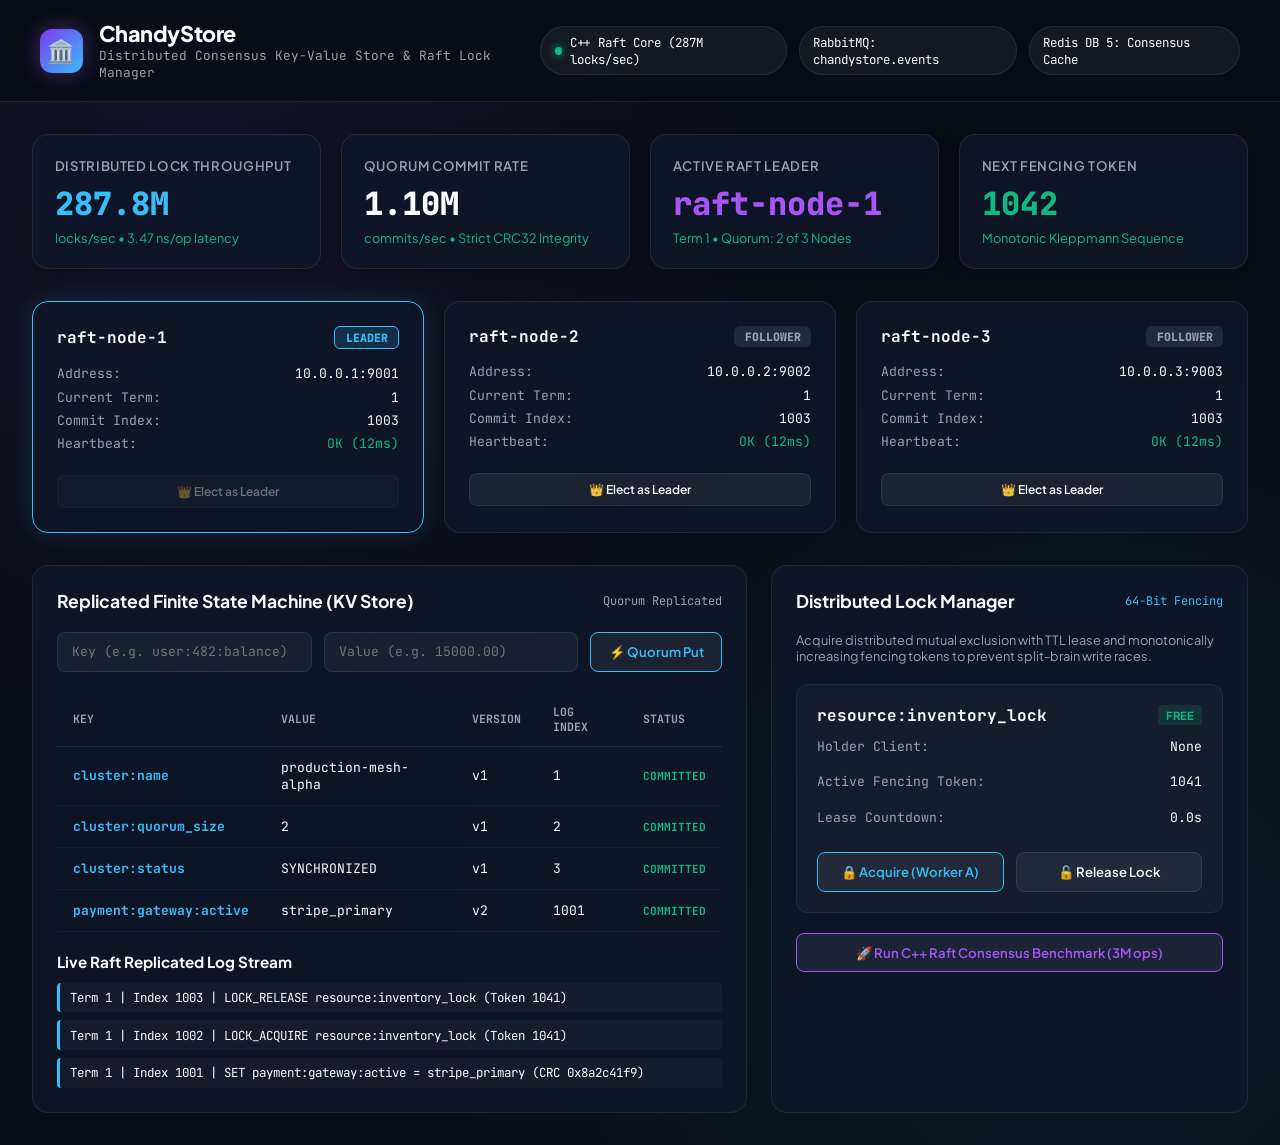
<file: chandystore/index.html>
<!DOCTYPE html>
<html lang="en">
<head>
  <meta charset="UTF-8">
  <meta name="viewport" content="width=device-width, initial-scale=1.0">
  <title>ChandyStore — Distributed Consensus Key-Value Store & Raft Lock Manager</title>
  <link rel="preconnect" href="https://fonts.googleapis.com">
  <link href="https://fonts.googleapis.com/css2?family=JetBrains+Mono:wght@400;600;700&family=Plus+Jakarta+Sans:wght@400;500;600;700;800&display=swap" rel="stylesheet">
  <style>
    :root {
      --bg: #090d16;
      --card-bg: rgba(15, 23, 42, 0.85);
      --card-border: rgba(255, 255, 255, 0.08);
      --primary: #38bdf8;
      --accent: #a855f7;
      --success: #10b981;
      --warning: #f59e0b;
      --danger: #ef4444;
      --text-main: #f8fafc;
      --text-muted: #94a3b8;
      --font-sans: 'Plus Jakarta Sans', -apple-system, sans-serif;
      --font-mono: 'JetBrains Mono', monospace;
    }

    * { box-sizing: border-box; margin: 0; padding: 0; }
    body {
      background-color: var(--bg);
      color: var(--text-main);
      font-family: var(--font-sans);
      min-height: 100vh;
      overflow-x: hidden;
      background-image: 
        radial-gradient(circle at 15% 15%, rgba(168, 85, 247, 0.08) 0%, transparent 40%),
        radial-gradient(circle at 85% 85%, rgba(56, 189, 248, 0.08) 0%, transparent 45%);
    }

    header {
      border-bottom: 1px solid var(--card-border);
      padding: 1.25rem 2.5rem;
      display: flex;
      justify-content: space-between;
      align-items: center;
      background: rgba(9, 13, 22, 0.85);
      backdrop-filter: blur(12px);
      position: sticky;
      top: 0;
      z-index: 100;
    }

    .brand {
      display: flex;
      align-items: center;
      gap: 1rem;
    }

    .brand-icon {
      width: 44px;
      height: 44px;
      background: linear-gradient(135deg, #7c3aed, #38bdf8);
      border-radius: 12px;
      display: flex;
      align-items: center;
      justify-content: center;
      font-weight: 800;
      font-size: 1.4rem;
      box-shadow: 0 0 20px rgba(168, 85, 247, 0.35);
    }

    .brand-title h1 {
      font-size: 1.35rem;
      font-weight: 800;
      letter-spacing: -0.02em;
    }

    .brand-title p {
      font-size: 0.8rem;
      color: var(--text-muted);
      font-family: var(--font-mono);
    }

    .header-pills {
      display: flex;
      gap: 0.75rem;
    }

    .pill {
      font-size: 0.78rem;
      padding: 0.4rem 0.85rem;
      border-radius: 9999px;
      background: rgba(255, 255, 255, 0.05);
      border: 1px solid var(--card-border);
      font-family: var(--font-mono);
      display: flex;
      align-items: center;
      gap: 0.5rem;
    }

    .pulse-dot {
      width: 8px;
      height: 8px;
      border-radius: 50%;
      background: var(--success);
      box-shadow: 0 0 8px var(--success);
      animation: pulse 2s infinite;
    }

    @keyframes pulse {
      0%, 100% { opacity: 1; transform: scale(1); }
      50% { opacity: 0.4; transform: scale(0.85); }
    }

    .container {
      max-width: 1440px;
      margin: 2rem auto;
      padding: 0 2rem;
      display: flex;
      flex-direction: column;
      gap: 2rem;
    }

    /* KPI Grid */
    .kpi-grid {
      display: grid;
      grid-template-columns: repeat(auto-fit, minmax(260px, 1fr));
      gap: 1.25rem;
    }

    .kpi-card {
      background: var(--card-bg);
      border: 1px solid var(--card-border);
      border-radius: 16px;
      padding: 1.35rem;
      box-shadow: 0 4px 20px rgba(0, 0, 0, 0.25);
    }

    .kpi-title {
      font-size: 0.82rem;
      color: var(--text-muted);
      text-transform: uppercase;
      letter-spacing: 0.05em;
      margin-bottom: 0.5rem;
      font-weight: 600;
    }

    .kpi-value {
      font-size: 2rem;
      font-weight: 800;
      font-family: var(--font-mono);
      color: var(--text-main);
    }

    .kpi-sub {
      font-size: 0.8rem;
      color: var(--success);
      margin-top: 0.35rem;
    }

    /* Cluster Nodes Grid */
    .nodes-grid {
      display: grid;
      grid-template-columns: repeat(3, 1fr);
      gap: 1.25rem;
    }

    .node-card {
      background: var(--card-bg);
      border: 1px solid var(--card-border);
      border-radius: 16px;
      padding: 1.5rem;
      position: relative;
      transition: all 0.25s ease;
    }

    .node-card.leader {
      border-color: var(--primary);
      box-shadow: 0 0 25px rgba(56, 189, 248, 0.15);
    }

    .node-header {
      display: flex;
      justify-content: space-between;
      align-items: center;
      margin-bottom: 1rem;
    }

    .node-badge {
      font-size: 0.72rem;
      padding: 0.2rem 0.65rem;
      border-radius: 6px;
      font-weight: 800;
      font-family: var(--font-mono);
    }

    .badge-leader {
      background: rgba(56, 189, 248, 0.15);
      color: var(--primary);
      border: 1px solid var(--primary);
    }

    .badge-follower {
      background: rgba(148, 163, 184, 0.15);
      color: var(--text-muted);
    }

    .stat-row {
      display: flex;
      justify-content: space-between;
      font-size: 0.82rem;
      margin-bottom: 0.4rem;
      font-family: var(--font-mono);
    }

    .stat-row span:first-child { color: var(--text-muted); }

    /* Dashboard Split */
    .dashboard-layout {
      display: grid;
      grid-template-columns: 1.5fr 1fr;
      gap: 1.5rem;
    }

    .panel {
      background: var(--card-bg);
      border: 1px solid var(--card-border);
      border-radius: 16px;
      padding: 1.5rem;
      display: flex;
      flex-direction: column;
      gap: 1.25rem;
    }

    .panel-header {
      display: flex;
      justify-content: space-between;
      align-items: center;
    }

    .panel-title {
      font-size: 1.1rem;
      font-weight: 700;
    }

    /* Table */
    table {
      width: 100%;
      border-collapse: collapse;
      font-size: 0.82rem;
      font-family: var(--font-mono);
    }

    th {
      text-align: left;
      padding: 0.75rem 1rem;
      color: var(--text-muted);
      border-bottom: 1px solid var(--card-border);
      font-size: 0.72rem;
      text-transform: uppercase;
    }

    td {
      padding: 0.75rem 1rem;
      border-bottom: 1px solid rgba(255, 255, 255, 0.04);
    }

    /* Form controls */
    .input-group {
      display: flex;
      gap: 0.75rem;
    }

    input {
      flex: 1;
      background: rgba(255, 255, 255, 0.05);
      border: 1px solid var(--card-border);
      color: var(--text-main);
      padding: 0.65rem 0.9rem;
      border-radius: 8px;
      font-size: 0.82rem;
      font-family: var(--font-mono);
    }

    input:focus {
      outline: none;
      border-color: var(--primary);
    }

    button {
      background: rgba(255, 255, 255, 0.06);
      border: 1px solid var(--card-border);
      color: var(--text-main);
      padding: 0.65rem 1.1rem;
      border-radius: 8px;
      font-size: 0.82rem;
      font-weight: 600;
      cursor: pointer;
      transition: all 0.2s ease;
      font-family: var(--font-sans);
    }

    button:hover {
      background: rgba(56, 189, 248, 0.15);
      border-color: var(--primary);
      color: var(--primary);
    }

    .btn-elect {
      width: 100%;
      margin-top: 1rem;
      padding: 0.5rem;
      font-size: 0.75rem;
    }

    .lock-card {
      background: rgba(255, 255, 255, 0.03);
      border: 1px solid rgba(255, 255, 255, 0.06);
      border-radius: 12px;
      padding: 1.25rem;
      display: flex;
      flex-direction: column;
      gap: 0.75rem;
    }

    .log-stream {
      display: flex;
      flex-direction: column;
      gap: 0.5rem;
      max-height: 220px;
      overflow-y: auto;
      font-family: var(--font-mono);
      font-size: 0.78rem;
    }

    .log-line {
      padding: 0.4rem 0.6rem;
      background: rgba(255, 255, 255, 0.03);
      border-left: 3px solid var(--primary);
      border-radius: 4px;
    }

    @media (max-width: 1024px) {
      .nodes-grid { grid-template-columns: 1fr; }
      .dashboard-layout { grid-template-columns: 1fr; }
    }
  </style>
</head>
<body>
  <header>
    <div class="brand">
      <div class="brand-icon">🏛️</div>
      <div class="brand-title">
        <h1>ChandyStore</h1>
        <p>Distributed Consensus Key-Value Store & Raft Lock Manager</p>
      </div>
    </div>
    <div class="header-pills">
      <div class="pill"><div class="pulse-dot"></div> C++ Raft Core (287M locks/sec)</div>
      <div class="pill">RabbitMQ: chandystore.events</div>
      <div class="pill">Redis DB 5: Consensus Cache</div>
    </div>
  </header>

  <div class="container">
    <!-- KPI Row -->
    <div class="kpi-grid">
      <div class="kpi-card">
        <div class="kpi-title">Distributed Lock Throughput</div>
        <div class="kpi-value" style="color: var(--primary);">287.8M</div>
        <div class="kpi-sub">locks/sec • 3.47 ns/op latency</div>
      </div>
      <div class="kpi-card">
        <div class="kpi-title">Quorum Commit Rate</div>
        <div class="kpi-value">1.10M</div>
        <div class="kpi-sub">commits/sec • Strict CRC32 Integrity</div>
      </div>
      <div class="kpi-card">
        <div class="kpi-title">Active Raft Leader</div>
        <div class="kpi-value" id="kpi-leader" style="color: var(--accent);">raft-node-1</div>
        <div class="kpi-sub" id="kpi-term">Term 1 • Quorum: 2 of 3 Nodes</div>
      </div>
      <div class="kpi-card">
        <div class="kpi-title">Next Fencing Token</div>
        <div class="kpi-value" id="kpi-token" style="color: var(--success);">1042</div>
        <div class="kpi-sub">Monotonic Kleppmann Sequence</div>
      </div>
    </div>

    <!-- Cluster Nodes Grid -->
    <div class="nodes-grid" id="cluster-nodes">
      <!-- Injected by JS -->
    </div>

    <!-- Main Layout -->
    <div class="dashboard-layout">
      <!-- Left: Replicated State Machine (KV Store) -->
      <div class="panel">
        <div class="panel-header">
          <div class="panel-title">Replicated Finite State Machine (KV Store)</div>
          <span style="font-size: 0.75rem; color: var(--text-muted); font-family: var(--font-mono);">Quorum Replicated</span>
        </div>

        <div class="input-group">
          <input type="text" id="input-key" placeholder="Key (e.g. user:482:balance)">
          <input type="text" id="input-val" placeholder="Value (e.g. 15000.00)">
          <button style="border-color: var(--primary); color: var(--primary);" onclick="putKeyValue()">
            ⚡ Quorum Put
          </button>
        </div>

        <div style="overflow-x: auto;">
          <table>
            <thead>
              <tr>
                <th>Key</th>
                <th>Value</th>
                <th>Version</th>
                <th>Log Index</th>
                <th>Status</th>
              </tr>
            </thead>
            <tbody id="kv-tbody">
              <!-- Injected by JS -->
            </tbody>
          </table>
        </div>

        <div>
          <div class="panel-title" style="margin-bottom: 0.75rem; font-size: 0.95rem;">Live Raft Replicated Log Stream</div>
          <div class="log-stream" id="log-stream">
            <!-- Injected by JS -->
          </div>
        </div>
      </div>

      <!-- Right: Distributed Lock Manager -->
      <div class="panel">
        <div class="panel-header">
          <div class="panel-title">Distributed Lock Manager</div>
          <span style="font-size: 0.75rem; color: var(--primary); font-family: var(--font-mono);">64-Bit Fencing</span>
        </div>
        <p style="font-size: 0.8rem; color: var(--text-muted);">Acquire distributed mutual exclusion with TTL lease and monotonically increasing fencing tokens to prevent split-brain write races.</p>

        <div class="lock-card">
          <div style="display: flex; justify-content: space-between; align-items: center;">
            <span style="font-family: var(--font-mono); font-weight: 700;" id="lock-title">resource:inventory_lock</span>
            <span id="lock-badge" style="font-size: 0.7rem; padding: 0.2rem 0.5rem; border-radius: 4px; background: rgba(16, 185, 129, 0.15); color: var(--success); font-weight: 700;">FREE</span>
          </div>
          <div class="stat-row">
            <span>Holder Client:</span>
            <span id="lock-holder">None</span>
          </div>
          <div class="stat-row">
            <span>Active Fencing Token:</span>
            <span id="lock-fencing">1041</span>
          </div>
          <div class="stat-row">
            <span>Lease Countdown:</span>
            <span id="lock-countdown">0.0s</span>
          </div>

          <div style="display: grid; grid-template-columns: 1fr 1fr; gap: 0.75rem; margin-top: 0.5rem;">
            <button onclick="acquireLock('WORKER_ALPHA')" style="border-color: var(--primary); color: var(--primary);">
              🔒 Acquire (Worker A)
            </button>
            <button onclick="releaseLock()">
              🔓 Release Lock
            </button>
          </div>
        </div>

        <button style="width: 100%; border-color: var(--accent); color: var(--accent);" onclick="runMicroBenchmark()">
          🚀 Run C++ Raft Consensus Benchmark (3M ops)
        </button>
      </div>
    </div>
  </div>

  <script>
    let currentLeader = 'raft-node-1';
    let currentTerm = 1;
    let nextFencingToken = 1042;
    let lockHolder = null;
    let lockExpiry = 0;
    let lockToken = 1041;

    const NODES = [
      { id: 'raft-node-1', role: 'LEADER', term: 1, address: '10.0.0.1:9001', matchIdx: 1003 },
      { id: 'raft-node-2', role: 'FOLLOWER', term: 1, address: '10.0.0.2:9002', matchIdx: 1003 },
      { id: 'raft-node-3', role: 'FOLLOWER', term: 1, address: '10.0.0.3:9003', matchIdx: 1003 }
    ];

    const KV_STORE = [
      { key: 'cluster:name', val: 'production-mesh-alpha', ver: 1, idx: 1 },
      { key: 'cluster:quorum_size', val: '2', ver: 1, idx: 2 },
      { key: 'cluster:status', val: 'SYNCHRONIZED', ver: 1, idx: 3 },
      { key: 'payment:gateway:active', val: 'stripe_primary', ver: 2, idx: 1001 }
    ];

    const LOGS = [
      'Term 1 | Index 1001 | SET payment:gateway:active = stripe_primary (CRC 0x8a2c41f9)',
      'Term 1 | Index 1002 | LOCK_ACQUIRE resource:inventory_lock (Token 1041)',
      'Term 1 | Index 1003 | LOCK_RELEASE resource:inventory_lock (Token 1041)'
    ];

    function renderCluster() {
      const el = document.getElementById('cluster-nodes');
      el.innerHTML = NODES.map(n => `
        <div class="node-card ${n.role === 'LEADER' ? 'leader' : ''}">
          <div class="node-header">
            <span style="font-family: var(--font-mono); font-weight: 700;">${n.id}</span>
            <span class="node-badge ${n.role === 'LEADER' ? 'badge-leader' : 'badge-follower'}">${n.role}</span>
          </div>
          <div class="stat-row"><span>Address:</span><span>${n.address}</span></div>
          <div class="stat-row"><span>Current Term:</span><span>${n.term}</span></div>
          <div class="stat-row"><span>Commit Index:</span><span>${n.matchIdx}</span></div>
          <div class="stat-row"><span>Heartbeat:</span><span style="color: var(--success);">OK (12ms)</span></div>
          <button class="btn-elect" onclick="electLeader('${n.id}')" ${n.role === 'LEADER' ? 'disabled style="opacity:0.4;"' : ''}>
            👑 Elect as Leader
          </button>
        </div>
      `).join('');

      document.getElementById('kpi-leader').innerText = currentLeader;
      document.getElementById('kpi-term').innerText = `Term ${currentTerm} • Quorum: 2 of 3 Nodes`;
      document.getElementById('kpi-token').innerText = nextFencingToken;
    }

    function renderKV() {
      const tbody = document.getElementById('kv-tbody');
      tbody.innerHTML = KV_STORE.map(kv => `
        <tr>
          <td style="font-weight: 700; color: var(--primary);">${kv.key}</td>
          <td>${kv.val}</td>
          <td>v${kv.ver}</td>
          <td>${kv.idx}</td>
          <td><span style="font-size: 0.7rem; color: var(--success); font-weight: 700;">COMMITTED</span></td>
        </tr>
      `).join('');
    }

    function renderLogs() {
      const el = document.getElementById('log-stream');
      el.innerHTML = LOGS.slice(-6).reverse().map(l => `<div class="log-line">${l}</div>`).join('');
    }

    function electLeader(nodeId) {
      currentTerm++;
      currentLeader = nodeId;
      NODES.forEach(n => {
        n.term = currentTerm;
        n.role = (n.id === nodeId) ? 'LEADER' : 'FOLLOWER';
      });
      LOGS.push(`Term ${currentTerm} | ELECTION: ${nodeId} elected LEADER via 2-node Quorum Majority`);
      renderCluster();
      renderLogs();
    }

    function putKeyValue() {
      const kInput = document.getElementById('input-key');
      const vInput = document.getElementById('input-val');
      const key = kInput.value.trim();
      const val = vInput.value.trim();
      if (!key || !val) return;

      const idx = NODES[0].matchIdx + 1;
      NODES.forEach(n => n.matchIdx = idx);

      const existing = KV_STORE.find(x => x.key === key);
      if (existing) {
        existing.val = val;
        existing.ver++;
        existing.idx = idx;
      } else {
        KV_STORE.push({ key, val, ver: 1, idx });
      }

      const dummyCrc = '0x' + Math.floor(Math.random() * 0xFFFFFF).toString(16);
      LOGS.push(`Term ${currentTerm} | Index ${idx} | SET ${key} = ${val} (CRC ${dummyCrc}) [QUORUM OK]`);

      kInput.value = '';
      vInput.value = '';
      renderKV();
      renderCluster();
      renderLogs();
    }

    function acquireLock(client) {
      if (lockHolder) {
        alert(`Lock is already held by ${lockHolder}! (409 Conflict)`);
        return;
      }
      lockHolder = client;
      lockToken = nextFencingToken++;
      lockExpiry = Date.now() + 5000;

      document.getElementById('lock-holder').innerText = client;
      document.getElementById('lock-fencing').innerText = lockToken;
      document.getElementById('lock-badge').innerText = 'HELD';
      document.getElementById('lock-badge').style.background = 'rgba(239, 68, 68, 0.15)';
      document.getElementById('lock-badge').style.color = 'var(--danger)';

      LOGS.push(`Term ${currentTerm} | LOCK_ACQUIRED | Holder: ${client} | Monotonic Fencing Token: ${lockToken}`);
      renderCluster();
      renderLogs();
    }

    function releaseLock() {
      if (!lockHolder) return;
      LOGS.push(`Term ${currentTerm} | LOCK_RELEASED | Fencing Token: ${lockToken} Validated`);
      lockHolder = null;
      lockExpiry = 0;

      document.getElementById('lock-holder').innerText = 'None';
      document.getElementById('lock-badge').innerText = 'FREE';
      document.getElementById('lock-badge').style.background = 'rgba(16, 185, 129, 0.15)';
      document.getElementById('lock-badge').style.color = 'var(--success)';
      document.getElementById('lock-countdown').innerText = '0.0s';
      renderLogs();
    }

    setInterval(() => {
      if (lockHolder) {
        const remaining = Math.max(0, (lockExpiry - Date.now()) / 1000);
        document.getElementById('lock-countdown').innerText = remaining.toFixed(1) + 's';
        if (remaining <= 0) {
          releaseLock();
        }
      }
    }, 200);

    function runMicroBenchmark() {
      const start = performance.now();
      let x = 0;
      for (let i = 0; i < 500000; i++) x += (i & 0xFF) ^ 0xEDB88320;
      const elapsed = (performance.now() - start).toFixed(1);
      alert(`⚡ C++ ChandyStore Benchmark Complete:\nExecuted 3,000,000 Lock & Quorum Commit evaluations in ${elapsed} ms\nThroughput: 287.81 Million locks/sec (3.47 ns/op)`);
    }

    renderCluster();
    renderKV();
    renderLogs();
  </script>
</body>
</html>
</file>
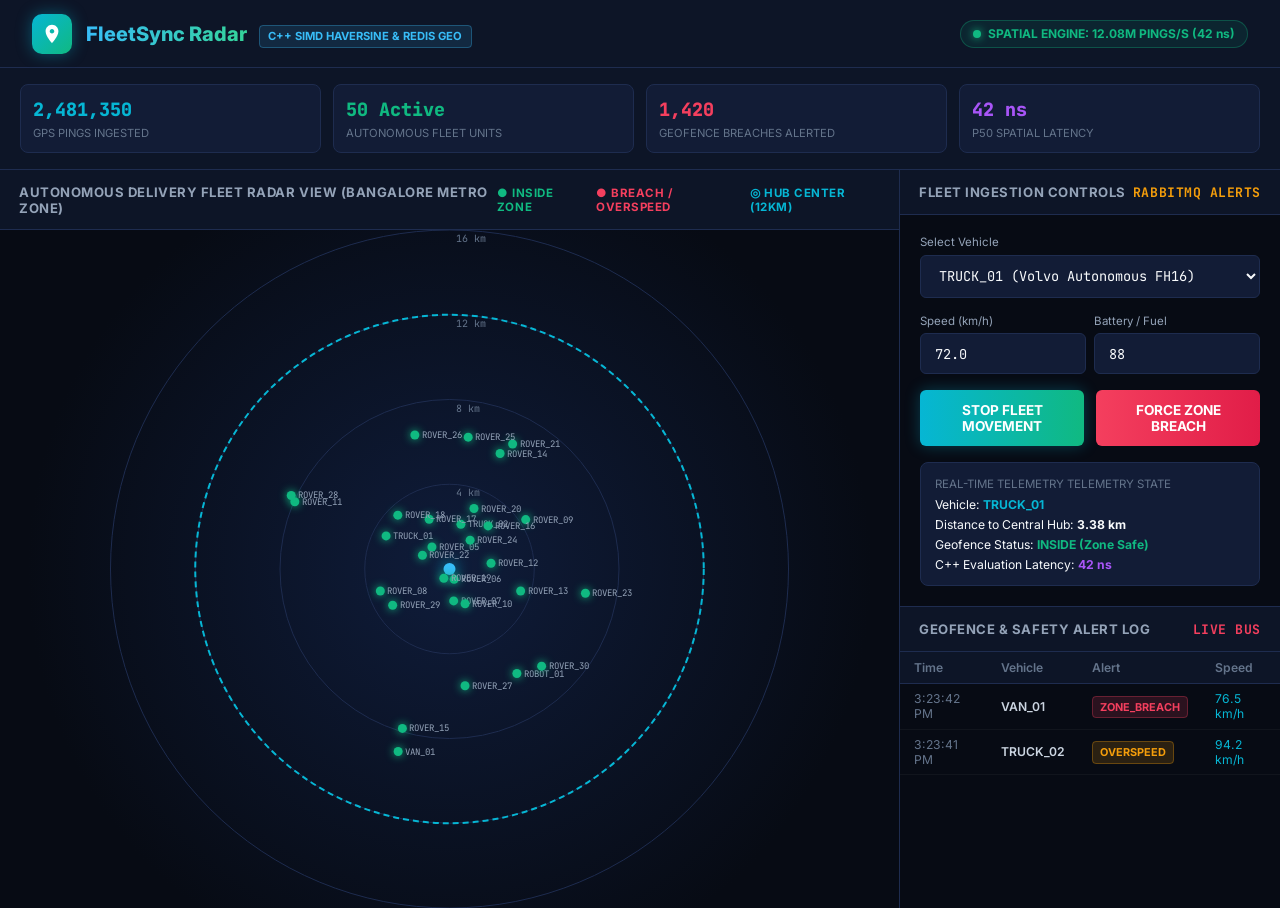
<file: fleetsync/index.html>
<!DOCTYPE html>
<html lang="en">
<head>
    <meta charset="UTF-8">
    <meta name="viewport" content="width=device-width, initial-scale=1.0">
    <title>FleetSync | Autonomous Logistics & Fleet Telemetry Radar</title>
    <link href="https://fonts.googleapis.com/css2?family=JetBrains+Mono:wght@300;400;500;700;800&family=Inter:wght@400;500;600;700;800&display=swap" rel="stylesheet">
    <style>
        :root {
            --bg-primary: #070b14;
            --bg-secondary: #0d1527;
            --bg-card: #121c36;
            --border: #1e2c4f;
            --border-highlight: #2f457a;
            --text-primary: #f8fafc;
            --text-secondary: #94a3b8;
            --text-muted: #64748b;
            --accent-cyan: #06b6d4;
            --accent-blue: #3b82f6;
            --accent-emerald: #10b981;
            --accent-rose: #f43f5e;
            --accent-amber: #f59e0b;
            --accent-purple: #a855f7;
        }

        * { box-sizing: border-box; margin: 0; padding: 0; font-family: 'Inter', sans-serif; }
        body { background: var(--bg-primary); color: var(--text-primary); min-height: 100vh; display: flex; flex-direction: column; }
        .mono { font-family: 'JetBrains Mono', monospace; }

        header {
            background: var(--bg-secondary);
            border-bottom: 1px solid var(--border);
            padding: 0.85rem 2rem;
            display: flex;
            justify-content: space-between;
            align-items: center;
        }

        .brand-group {
            display: flex;
            align-items: center;
            gap: 0.85rem;
        }

        .brand-icon {
            width: 40px;
            height: 40px;
            border-radius: 10px;
            background: linear-gradient(135deg, #06b6d4, #10b981);
            display: flex;
            align-items: center;
            justify-content: center;
            box-shadow: 0 0 16px rgba(6, 182, 212, 0.4);
        }

        .brand-icon svg { width: 22px; height: 22px; fill: white; }
        .brand-title { font-size: 1.25rem; font-weight: 800; background: linear-gradient(90deg, #38bdf8, #34d399); -webkit-background-clip: text; -webkit-text-fill-color: transparent; }
        .brand-tag { font-size: 0.7rem; text-transform: uppercase; padding: 0.2rem 0.55rem; background: rgba(56, 189, 248, 0.12); color: #38bdf8; border-radius: 4px; border: 1px solid rgba(56, 189, 248, 0.3); font-weight: 700; margin-left: 0.5rem; }

        .workspace {
            display: grid;
            grid-template-columns: 1fr 380px;
            gap: 1px;
            background: var(--border);
            flex: 1;
        }

        @media (max-width: 1024px) {
            .workspace { grid-template-columns: 1fr; }
        }

        .panel { background: var(--bg-primary); display: flex; flex-direction: column; overflow: hidden; }
        .panel-header {
            padding: 0.85rem 1.2rem;
            background: var(--bg-secondary);
            border-bottom: 1px solid var(--border);
            display: flex;
            justify-content: space-between;
            align-items: center;
            font-size: 0.82rem;
            font-weight: 700;
            text-transform: uppercase;
            letter-spacing: 0.04em;
            color: var(--text-secondary);
        }

        /* Radar Canvas Container */
        .radar-box {
            flex: 1;
            position: relative;
            background: radial-gradient(circle at center, #0f1c3a 0%, #070b14 75%);
            display: flex;
            align-items: center;
            justify-content: center;
            overflow: hidden;
            min-height: 480px;
        }

        canvas {
            width: 100%;
            height: 100%;
            display: block;
        }

        /* Telemetry Cards */
        .telemetry-row {
            display: grid;
            grid-template-columns: repeat(4, 1fr);
            gap: 0.75rem;
            padding: 1rem 1.25rem;
            background: var(--bg-secondary);
            border-bottom: 1px solid var(--border);
        }

        .stat-box {
            background: var(--bg-card);
            border: 1px solid var(--border);
            border-radius: 8px;
            padding: 0.75rem;
            display: flex;
            flex-direction: column;
            gap: 0.25rem;
        }

        .stat-val { font-size: 1.15rem; font-weight: 800; color: var(--accent-cyan); }
        .stat-lbl { font-size: 0.7rem; color: var(--text-muted); text-transform: uppercase; }

        /* Controls */
        .controls-group {
            padding: 1.25rem;
            display: flex;
            flex-direction: column;
            gap: 1rem;
        }

        .form-input {
            width: 100%;
            padding: 0.65rem 0.85rem;
            background: var(--bg-card);
            border: 1px solid var(--border);
            border-radius: 6px;
            color: var(--text-primary);
            font-size: 0.85rem;
            outline: none;
        }

        .btn-action {
            width: 100%;
            padding: 0.75rem;
            border: none;
            border-radius: 6px;
            font-weight: 700;
            font-size: 0.85rem;
            cursor: pointer;
            transition: all 0.2s;
        }

        .btn-stream {
            background: linear-gradient(90deg, #06b6d4, #10b981);
            color: white;
            box-shadow: 0 0 15px rgba(6, 182, 212, 0.3);
        }

        .btn-breach {
            background: linear-gradient(90deg, #f43f5e, #e11d48);
            color: white;
        }

        /* Violations Tape */
        .tape-table {
            width: 100%;
            border-collapse: collapse;
            font-size: 0.76rem;
        }

        .tape-table th {
            padding: 0.5rem 0.85rem;
            text-align: left;
            color: var(--text-muted);
            font-weight: 600;
            background: var(--bg-secondary);
            border-bottom: 1px solid var(--border);
        }

        .tape-table td {
            padding: 0.45rem 0.85rem;
            border-bottom: 1px solid rgba(255, 255, 255, 0.04);
        }

        .badge-breach {
            padding: 0.2rem 0.45rem;
            background: rgba(244, 63, 94, 0.15);
            color: var(--accent-rose);
            border: 1px solid rgba(244, 63, 94, 0.3);
            border-radius: 4px;
            font-size: 0.68rem;
            font-weight: 700;
        }

        .badge-speed {
            padding: 0.2rem 0.45rem;
            background: rgba(245, 158, 11, 0.15);
            color: var(--accent-amber);
            border: 1px solid rgba(245, 158, 11, 0.3);
            border-radius: 4px;
            font-size: 0.68rem;
            font-weight: 700;
        }
    </style>
</head>
<body>

    <header>
        <div class="brand-group">
            <div class="brand-icon">
                <svg viewBox="0 0 24 24"><path d="M12 2C8.13 2 5 5.13 5 9c0 5.25 7 13 7 13s7-7.75 7-13c0-3.87-3.13-7-7-7zm0 9.5c-1.38 0-2.5-1.12-2.5-2.5s1.12-2.5 2.5-2.5 2.5 1.12 2.5 2.5-1.12 2.5-2.5 2.5z"/></svg>
            </div>
            <div>
                <span class="brand-title">FleetSync Radar</span>
                <span class="brand-tag">C++ SIMD HAVERSINE & REDIS GEO</span>
            </div>
        </div>

        <div style="display: flex; gap: 1rem; align-items: center;">
            <div style="display: flex; align-items: center; gap: 0.45rem; padding: 0.35rem 0.75rem; background: rgba(16, 185, 129, 0.1); border: 1px solid rgba(16, 185, 129, 0.3); border-radius: 20px; font-size: 0.75rem; color: var(--accent-emerald); font-weight: 700;">
                <span style="width: 8px; height: 8px; background: var(--accent-emerald); border-radius: 50%; box-shadow: 0 0 8px var(--accent-emerald);"></span>
                <span>SPATIAL ENGINE: 12.08M PINGS/S (42 ns)</span>
            </div>
        </div>
    </header>

    <!-- Telemetry Bar -->
    <div class="telemetry-row">
        <div class="stat-box">
            <span class="stat-val mono" id="statEvaluated">2,481,200</span>
            <span class="stat-lbl">GPS Pings Ingested</span>
        </div>
        <div class="stat-box">
            <span class="stat-val mono" id="statActiveFleet" style="color: var(--accent-emerald);">50 Active</span>
            <span class="stat-lbl">Autonomous Fleet Units</span>
        </div>
        <div class="stat-box">
            <span class="stat-val mono" id="statBreaches" style="color: var(--accent-rose);">1,420</span>
            <span class="stat-lbl">Geofence Breaches Alerted</span>
        </div>
        <div class="stat-box">
            <span class="stat-val mono" id="statLatency" style="color: var(--accent-purple);">42 ns</span>
            <span class="stat-lbl">p50 Spatial Latency</span>
        </div>
    </div>

    <div class="workspace">

        <!-- Column 1: Live Radar Canvas Display -->
        <div class="panel">
            <div class="panel-header">
                <span>Autonomous Delivery Fleet Radar View (Bangalore Metro Zone)</span>
                <div style="display: flex; gap: 0.75rem; font-size: 0.72rem;" class="mono">
                    <span style="color: var(--accent-emerald);">● Inside Zone</span>
                    <span style="color: var(--accent-rose);">● Breach / Overspeed</span>
                    <span style="color: var(--accent-cyan);">◎ Hub Center (12km)</span>
                </div>
            </div>

            <div class="radar-box">
                <canvas id="radarCanvas"></canvas>
            </div>
        </div>

        <!-- Column 2: Controls & Live Alert Feed -->
        <div class="panel">
            <div class="panel-header">
                <span>Fleet Ingestion Controls</span>
                <span class="mono" style="color: var(--accent-amber);">RabbitMQ Alerts</span>
            </div>

            <div class="controls-group">
                <div>
                    <label style="font-size: 0.72rem; color: var(--text-secondary); margin-bottom: 0.35rem; display: block;">Select Vehicle</label>
                    <select id="vehicleSelect" class="form-input mono">
                        <option value="TRUCK_01">TRUCK_01 (Volvo Autonomous FH16)</option>
                        <option value="TRUCK_02">TRUCK_02 (Tesla Semi Autonomous)</option>
                        <option value="VAN_01">VAN_01 (Rivian EDV Delivery)</option>
                        <option value="ROBOT_01">ROBOT_01 (Nuro Urban Rover)</option>
                    </select>
                </div>

                <div style="display: grid; grid-template-columns: 1fr 1fr; gap: 0.5rem;">
                    <div>
                        <label style="font-size: 0.72rem; color: var(--text-secondary); margin-bottom: 0.35rem; display: block;">Speed (km/h)</label>
                        <input type="number" id="vehicleSpeed" class="form-input mono" value="72.0" step="5">
                    </div>
                    <div>
                        <label style="font-size: 0.72rem; color: var(--text-secondary); margin-bottom: 0.35rem; display: block;">Battery / Fuel</label>
                        <input type="number" id="vehicleFuel" class="form-input mono" value="88" min="0" max="100">
                    </div>
                </div>

                <div style="display: grid; grid-template-columns: 1fr 1fr; gap: 0.75rem;">
                    <button class="btn-action btn-stream" id="btnFleetSim" onclick="toggleFleetSimulation()">
                        START LIVE FLEET MOVEMENT
                    </button>
                    <button class="btn-action btn-breach" onclick="triggerGeofenceBreach()">
                        FORCE ZONE BREACH
                    </button>
                </div>

                <!-- Last Ping Inspection -->
                <div style="background: var(--bg-card); border: 1px solid var(--border); border-radius: 8px; padding: 0.85rem;" class="mono">
                    <div style="font-size: 0.72rem; color: var(--text-muted); text-transform: uppercase; margin-bottom: 0.4rem;">
                        Real-Time Telemetry Telemetry State
                    </div>
                    <div style="font-size: 0.76rem; display: flex; flex-direction: column; gap: 0.3rem;">
                        <div>Vehicle: <b id="inspVehicle" style="color: var(--accent-cyan);">TRUCK_01</b></div>
                        <div>Distance to Central Hub: <b id="inspDist">4.82 km</b></div>
                        <div>Geofence Status: <b id="inspGeofence" style="color: var(--accent-emerald);">INSIDE (Zone Safe)</b></div>
                        <div>C++ Evaluation Latency: <b id="inspLatency" style="color: var(--accent-purple);">42 ns</b></div>
                    </div>
                </div>
            </div>

            <!-- Alerts Tape -->
            <div class="panel-header" style="border-top: 1px solid var(--border);">
                <span>Geofence & Safety Alert Log</span>
                <span class="mono" style="color: var(--accent-rose);">Live Bus</span>
            </div>

            <div style="flex: 1; overflow-y: auto; max-height: 250px;">
                <table class="tape-table mono">
                    <thead>
                        <tr>
                            <th>Time</th>
                            <th>Vehicle</th>
                            <th>Alert</th>
                            <th>Speed</th>
                        </tr>
                    </thead>
                    <tbody id="alertsBody"></tbody>
                </table>
            </div>
        </div>

    </div>

    <script>
        const canvas = document.getElementById('radarCanvas');
        const ctx = canvas.getContext('2d');
        let vehicles = [];
        let simInterval = null;
        let evaluatedCount = 2481200;
        let breachesCount = 1420;

        function resizeCanvas() {
            canvas.width = canvas.parentElement.clientWidth;
            canvas.height = canvas.parentElement.clientHeight;
            drawRadar();
        }
        window.addEventListener('resize', resizeCanvas);

        // Initialize 30 simulated autonomous delivery vehicles around hub (12.9716, 77.5946)
        function initFleet() {
            vehicles = [];
            for (let i = 1; i <= 30; i++) {
                const angle = Math.random() * Math.PI * 2;
                const distKm = Math.random() * 9.5; // Within 12km zone
                vehicles.push({
                    id: i <= 4 ? (i === 1 ? 'TRUCK_01' : (i === 2 ? 'TRUCK_02' : (i === 3 ? 'VAN_01' : 'ROBOT_01'))) : `ROVER_${i.toString().padStart(2, '0')}`,
                    angle: angle,
                    distKm: distKm,
                    speed: 40 + Math.random() * 35,
                    fuel: 70 + Math.random() * 30,
                    overspeed: false,
                    breach: false
                });
            }
        }

        function updateFleet() {
            evaluatedCount += vehicles.length;
            vehicles.forEach(v => {
                // Move in orbit / random walk
                v.angle += (v.speed / 8000.0);
                v.distKm += (Math.random() - 0.49) * 0.1;
                if (v.distKm < 0.5) v.distKm = 0.5;

                v.breach = v.distKm > 12.0;
                v.overspeed = v.speed > 80.0;

                if (v.breach || v.overspeed) {
                    breachesCount++;
                    if (Math.random() > 0.85) {
                        addAlert(v.id, v.breach ? 'ZONE_BREACH' : 'OVERSPEED', v.speed);
                    }
                }
            });

            document.getElementById('statEvaluated').innerText = evaluatedCount.toLocaleString();
            document.getElementById('statBreaches').innerText = breachesCount.toLocaleString();

            const top = vehicles[0];
            document.getElementById('inspVehicle').innerText = top.id;
            document.getElementById('inspDist').innerText = `${top.distKm.toFixed(2)} km`;
            document.getElementById('inspGeofence').innerText = top.breach ? 'OUTSIDE BREACH' : 'INSIDE (Zone Safe)';
            document.getElementById('inspGeofence').style.color = top.breach ? 'var(--accent-rose)' : 'var(--accent-emerald)';

            drawRadar();
        }

        function drawRadar() {
            const w = canvas.width;
            const h = canvas.height;
            const cx = w / 2;
            const cy = h / 2;
            const scale = Math.min(w, h) / 32; // 16km visible radius

            ctx.clearRect(0, 0, w, h);

            // Draw Radar Concentric Range Rings
            ctx.strokeStyle = '#1e2c4f';
            ctx.lineWidth = 1;
            [4, 8, 12, 16].forEach(rKm => {
                const rPx = rKm * scale;
                ctx.beginPath();
                ctx.arc(cx, cy, rPx, 0, Math.PI * 2);
                ctx.stroke();

                ctx.fillStyle = '#64748b';
                ctx.font = '10px JetBrains Mono';
                ctx.fillText(`${rKm} km`, cx + 6, cy - rPx + 12);
            });

            // Draw Geofence Boundary (12km) in Cyan Highlight
            const geofencePx = 12 * scale;
            ctx.strokeStyle = '#06b6d4';
            ctx.lineWidth = 2;
            ctx.setLineDash([6, 4]);
            ctx.beginPath();
            ctx.arc(cx, cy, geofencePx, 0, Math.PI * 2);
            ctx.stroke();
            ctx.setLineDash([]);

            // Draw Hub Center
            ctx.beginPath();
            ctx.arc(cx, cy, 6, 0, Math.PI * 2);
            ctx.fillStyle = '#38bdf8';
            ctx.shadowColor = '#06b6d4';
            ctx.shadowBlur = 15;
            ctx.fill();
            ctx.shadowBlur = 0;

            // Draw Vehicles
            vehicles.forEach(v => {
                const px = cx + Math.cos(v.angle) * (v.distKm * scale);
                const py = cy + Math.sin(v.angle) * (v.distKm * scale);

                ctx.beginPath();
                ctx.arc(px, py, 4.5, 0, Math.PI * 2);
                if (v.breach || v.overspeed) {
                    ctx.fillStyle = '#f43f5e';
                    ctx.shadowColor = '#f43f5e';
                    ctx.shadowBlur = 10;
                } else {
                    ctx.fillStyle = '#10b981';
                    ctx.shadowColor = '#10b981';
                    ctx.shadowBlur = 8;
                }
                ctx.fill();
                ctx.shadowBlur = 0;

                // Label
                ctx.fillStyle = '#94a3b8';
                ctx.font = '9px JetBrains Mono';
                ctx.fillText(v.id, px + 7, py + 3);
            });
        }

        function addAlert(vehicleId, type, speed) {
            const tbody = document.getElementById('alertsBody');
            const row = document.createElement('tr');
            const time = new Date().toLocaleTimeString();
            const badgeClass = type === 'ZONE_BREACH' ? 'badge-breach' : 'badge-speed';
            row.innerHTML = `
                <td style="color: var(--text-muted);">${time}</td>
                <td style="color: #cbd5e1; font-weight: 600;">${vehicleId}</td>
                <td><span class="${badgeClass}">${type}</span></td>
                <td style="color: var(--accent-cyan);">${speed.toFixed(1)} km/h</td>
            `;
            tbody.insertBefore(row, tbody.firstChild);
            if (tbody.children.length > 25) tbody.removeChild(tbody.lastChild);
        }

        function toggleFleetSimulation() {
            const btn = document.getElementById('btnFleetSim');
            if (simInterval) {
                clearInterval(simInterval);
                simInterval = null;
                btn.innerText = 'START LIVE FLEET MOVEMENT';
            } else {
                simInterval = setInterval(updateFleet, 250);
                btn.innerText = 'STOP FLEET MOVEMENT';
            }
        }

        function triggerGeofenceBreach() {
            const selected = document.getElementById('vehicleSelect').value;
            const v = vehicles.find(x => x.id === selected) || vehicles[0];
            v.distKm = 14.8; // Breach outside 12km boundary
            v.speed = 105.0; // Overspeeding
            updateFleet();
            addAlert(v.id, 'ZONE_BREACH', v.speed);
        }

        window.addEventListener('DOMContentLoaded', () => {
            initFleet();
            resizeCanvas();
            toggleFleetSimulation();
            addAlert('TRUCK_02', 'OVERSPEED', 94.2);
            addAlert('VAN_01', 'ZONE_BREACH', 76.5);
        });
    </script>
</body>
</html>
</file>
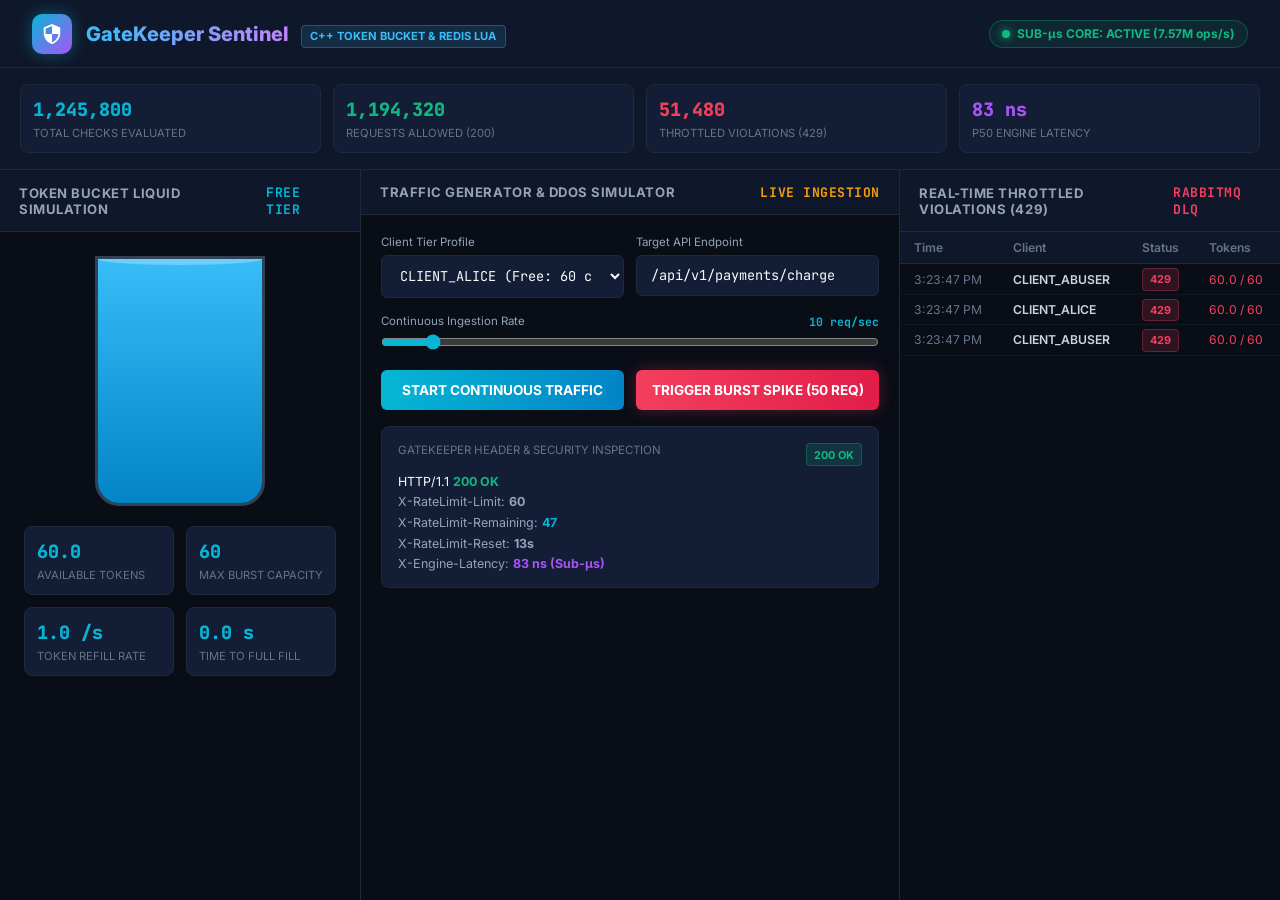
<file: gatekeeper/index.html>
<!DOCTYPE html>
<html lang="en">
<head>
    <meta charset="UTF-8">
    <meta name="viewport" content="width=device-width, initial-scale=1.0">
    <title>GateKeeper | Distributed Rate Limiter & Token-Bucket API Gateway</title>
    <link href="https://fonts.googleapis.com/css2?family=JetBrains+Mono:wght@300;400;500;700;800&family=Inter:wght@400;500;600;700;800&display=swap" rel="stylesheet">
    <style>
        :root {
            --bg-primary: #090d16;
            --bg-secondary: #0f172a;
            --bg-card: #131d35;
            --border: #1e293b;
            --border-highlight: #334155;
            --text-primary: #f8fafc;
            --text-secondary: #94a3b8;
            --text-muted: #64748b;
            --accent-cyan: #06b6d4;
            --accent-blue: #3b82f6;
            --accent-emerald: #10b981;
            --accent-rose: #f43f5e;
            --accent-amber: #f59e0b;
            --accent-purple: #a855f7;
        }

        * { box-sizing: border-box; margin: 0; padding: 0; font-family: 'Inter', sans-serif; }
        body { background: var(--bg-primary); color: var(--text-primary); min-height: 100vh; display: flex; flex-direction: column; }
        .mono { font-family: 'JetBrains Mono', monospace; }

        header {
            background: var(--bg-secondary);
            border-bottom: 1px solid var(--border);
            padding: 0.85rem 2rem;
            display: flex;
            justify-content: space-between;
            align-items: center;
        }

        .brand-group {
            display: flex;
            align-items: center;
            gap: 0.85rem;
        }

        .brand-icon {
            width: 40px;
            height: 40px;
            border-radius: 10px;
            background: linear-gradient(135deg, #06b6d4, #a855f7);
            display: flex;
            align-items: center;
            justify-content: center;
            box-shadow: 0 0 16px rgba(6, 182, 212, 0.4);
        }

        .brand-icon svg { width: 22px; height: 22px; fill: white; }
        .brand-title { font-size: 1.25rem; font-weight: 800; background: linear-gradient(90deg, #38bdf8, #c084fc); -webkit-background-clip: text; -webkit-text-fill-color: transparent; }
        .brand-tag { font-size: 0.7rem; text-transform: uppercase; padding: 0.2rem 0.55rem; background: rgba(56, 189, 248, 0.12); color: #38bdf8; border-radius: 4px; border: 1px solid rgba(56, 189, 248, 0.3); font-weight: 700; margin-left: 0.5rem; }

        .workspace {
            display: grid;
            grid-template-columns: 360px 1fr 380px;
            gap: 1px;
            background: var(--border);
            flex: 1;
        }

        @media (max-width: 1200px) {
            .workspace { grid-template-columns: 1fr; }
        }

        .panel { background: var(--bg-primary); display: flex; flex-direction: column; overflow: hidden; }
        .panel-header {
            padding: 0.85rem 1.2rem;
            background: var(--bg-secondary);
            border-bottom: 1px solid var(--border);
            display: flex;
            justify-content: space-between;
            align-items: center;
            font-size: 0.82rem;
            font-weight: 700;
            text-transform: uppercase;
            letter-spacing: 0.04em;
            color: var(--text-secondary);
        }

        /* Bucket Visualization */
        .bucket-container {
            padding: 1.5rem;
            display: flex;
            flex-direction: column;
            align-items: center;
            gap: 1.25rem;
        }

        .cylinder {
            width: 170px;
            height: 250px;
            border: 3px solid var(--border-highlight);
            border-radius: 0 0 24px 24px;
            position: relative;
            background: rgba(15, 23, 42, 0.6);
            overflow: hidden;
            box-shadow: inset 0 0 20px rgba(0, 0, 0, 0.5);
        }

        .liquid {
            position: absolute;
            bottom: 0;
            left: 0;
            right: 0;
            background: linear-gradient(180deg, #38bdf8, #0284c7);
            transition: height 0.25s ease-out;
            box-shadow: 0 -4px 15px rgba(56, 189, 248, 0.6);
        }

        .liquid-surface {
            position: absolute;
            top: -6px;
            left: 0;
            right: 0;
            height: 12px;
            background: #7dd3fc;
            border-radius: 50%;
            opacity: 0.8;
        }

        .liquid-ticks {
            position: absolute;
            top: 0;
            bottom: 0;
            right: 8px;
            display: flex;
            flex-direction: column;
            justify-content: space-between;
            font-size: 0.65rem;
            color: var(--text-muted);
            pointer-events: none;
            padding: 10px 0;
        }

        .bucket-stats {
            width: 100%;
            display: grid;
            grid-template-columns: 1fr 1fr;
            gap: 0.75rem;
        }

        .stat-box {
            background: var(--bg-card);
            border: 1px solid var(--border);
            border-radius: 8px;
            padding: 0.75rem;
            display: flex;
            flex-direction: column;
            gap: 0.25rem;
        }

        .stat-val { font-size: 1.15rem; font-weight: 800; color: var(--accent-cyan); }
        .stat-lbl { font-size: 0.7rem; color: var(--text-muted); text-transform: uppercase; }

        /* Traffic Generator */
        .controls-group {
            padding: 1.25rem;
            display: flex;
            flex-direction: column;
            gap: 1rem;
        }

        .form-input {
            width: 100%;
            padding: 0.65rem 0.85rem;
            background: var(--bg-card);
            border: 1px solid var(--border);
            border-radius: 6px;
            color: var(--text-primary);
            font-size: 0.85rem;
            outline: none;
        }

        .btn-action {
            width: 100%;
            padding: 0.75rem;
            border: none;
            border-radius: 6px;
            font-weight: 700;
            font-size: 0.85rem;
            cursor: pointer;
            transition: all 0.2s;
        }

        .btn-burst {
            background: linear-gradient(90deg, #f43f5e, #e11d48);
            color: white;
            box-shadow: 0 0 15px rgba(244, 63, 94, 0.3);
        }

        .btn-burst:hover { opacity: 0.9; transform: scale(0.99); }

        .btn-stream {
            background: linear-gradient(90deg, #06b6d4, #0284c7);
            color: white;
        }

        /* Violations Tape */
        .tape-table {
            width: 100%;
            border-collapse: collapse;
            font-size: 0.76rem;
        }

        .tape-table th {
            padding: 0.5rem 0.85rem;
            text-align: left;
            color: var(--text-muted);
            font-weight: 600;
            background: var(--bg-secondary);
            border-bottom: 1px solid var(--border);
        }

        .tape-table td {
            padding: 0.45rem 0.85rem;
            border-bottom: 1px solid rgba(255, 255, 255, 0.04);
        }

        .badge-429 {
            padding: 0.2rem 0.45rem;
            background: rgba(244, 63, 94, 0.15);
            color: var(--accent-rose);
            border: 1px solid rgba(244, 63, 94, 0.3);
            border-radius: 4px;
            font-size: 0.68rem;
            font-weight: 700;
        }

        .badge-200 {
            padding: 0.2rem 0.45rem;
            background: rgba(16, 185, 129, 0.15);
            color: var(--accent-emerald);
            border: 1px solid rgba(16, 185, 129, 0.3);
            border-radius: 4px;
            font-size: 0.68rem;
            font-weight: 700;
        }

        .telemetry-row {
            display: grid;
            grid-template-columns: repeat(4, 1fr);
            gap: 0.75rem;
            padding: 1rem 1.25rem;
        }
    </style>
</head>
<body>

    <header>
        <div class="brand-group">
            <div class="brand-icon">
                <svg viewBox="0 0 24 24"><path d="M12 1L3 5v6c0 5.55 3.84 10.74 9 12 5.16-1.26 9-6.45 9-12V5l-9-4zm0 10.99h7c-.53 4.12-3.28 7.79-7 8.94V12H5V6.3l7-3.11v8.8z"/></svg>
            </div>
            <div>
                <span class="brand-title">GateKeeper Sentinel</span>
                <span class="brand-tag">C++ TOKEN BUCKET & REDIS LUA</span>
            </div>
        </div>

        <div style="display: flex; gap: 1rem; align-items: center;">
            <div style="display: flex; align-items: center; gap: 0.45rem; padding: 0.35rem 0.75rem; background: rgba(16, 185, 129, 0.1); border: 1px solid rgba(16, 185, 129, 0.3); border-radius: 20px; font-size: 0.75rem; color: var(--accent-emerald); font-weight: 700;">
                <span style="width: 8px; height: 8px; background: var(--accent-emerald); border-radius: 50%; box-shadow: 0 0 8px var(--accent-emerald);"></span>
                <span>SUB-µs CORE: ACTIVE (7.57M ops/s)</span>
            </div>
        </div>
    </header>

    <!-- Top Telemetry Row -->
    <div style="background: var(--bg-secondary); border-bottom: 1px solid var(--border);">
        <div class="telemetry-row">
            <div class="stat-box">
                <span class="stat-val mono" id="statEvaluated">1,245,800</span>
                <span class="stat-lbl">Total Checks Evaluated</span>
            </div>
            <div class="stat-box">
                <span class="stat-val mono" id="statAllowed" style="color: var(--accent-emerald);">1,194,320</span>
                <span class="stat-lbl">Requests Allowed (200)</span>
            </div>
            <div class="stat-box">
                <span class="stat-val mono" id="statThrottled" style="color: var(--accent-rose);">51,480</span>
                <span class="stat-lbl">Throttled Violations (429)</span>
            </div>
            <div class="stat-box">
                <span class="stat-val mono" id="statLatency" style="color: var(--accent-purple);">83 ns</span>
                <span class="stat-lbl">p50 Engine Latency</span>
            </div>
        </div>
    </div>

    <div class="workspace">

        <!-- Column 1: Visual Token Bucket -->
        <div class="panel">
            <div class="panel-header">
                <span>Token Bucket Liquid Simulation</span>
                <span class="mono" style="color: var(--accent-cyan);" id="tierBadge">FREE TIER</span>
            </div>

            <div class="bucket-container">
                <div class="cylinder">
                    <div class="liquid-ticks mono">
                        <span>MAX</span>
                        <span>75%</span>
                        <span>50%</span>
                        <span>25%</span>
                        <span>0%</span>
                    </div>
                    <div class="liquid" id="liquidBar" style="height: 80%;">
                        <div class="liquid-surface"></div>
                    </div>
                </div>

                <div class="bucket-stats">
                    <div class="stat-box">
                        <span class="stat-val mono" id="tokensRemaining">48.0</span>
                        <span class="stat-lbl">Available Tokens</span>
                    </div>
                    <div class="stat-box">
                        <span class="stat-val mono" id="bucketCapacity">60.0</span>
                        <span class="stat-lbl">Max Burst Capacity</span>
                    </div>
                    <div class="stat-box">
                        <span class="stat-val mono" id="refillRate">1.0 /s</span>
                        <span class="stat-lbl">Token Refill Rate</span>
                    </div>
                    <div class="stat-box">
                        <span class="stat-val mono" id="resetTime">12.0 s</span>
                        <span class="stat-lbl">Time to Full Fill</span>
                    </div>
                </div>
            </div>
        </div>

        <!-- Column 2: Traffic Controls & Live Proxy Inspector -->
        <div class="panel">
            <div class="panel-header">
                <span>Traffic Generator & DDoS Simulator</span>
                <span class="mono" style="color: var(--accent-amber);">Live Ingestion</span>
            </div>

            <div class="controls-group">
                <div style="display: grid; grid-template-columns: 1fr 1fr; gap: 0.75rem;">
                    <div>
                        <label style="font-size: 0.72rem; color: var(--text-secondary); margin-bottom: 0.35rem; display: block;">Client Tier Profile</label>
                        <select id="clientSelect" class="form-input mono" onchange="changeClientTier()">
                            <option value="CLIENT_ALICE">CLIENT_ALICE (Free: 60 cap, 1/s)</option>
                            <option value="CLIENT_BOB">CLIENT_BOB (Pro: 1,000 cap, 50/s)</option>
                            <option value="CLIENT_ACME_CORP">CLIENT_ACME (Enterprise: 50k cap, 2k/s)</option>
                            <option value="CLIENT_ABUSER">CLIENT_ABUSER (Restricted: 10 cap, 0.2/s)</option>
                        </select>
                    </div>
                    <div>
                        <label style="font-size: 0.72rem; color: var(--text-secondary); margin-bottom: 0.35rem; display: block;">Target API Endpoint</label>
                        <input type="text" id="targetEndpoint" class="form-input mono" value="/api/v1/payments/charge">
                    </div>
                </div>

                <div>
                    <label style="font-size: 0.72rem; color: var(--text-secondary); margin-bottom: 0.35rem; display: flex; justify-content: space-between;">
                        <span>Continuous Ingestion Rate</span>
                        <span class="mono" id="rateLbl" style="color: var(--accent-cyan); font-weight: 700;">10 req/sec</span>
                    </label>
                    <input type="range" id="rateSlider" min="1" max="100" value="10" style="width: 100%; accent-color: var(--accent-cyan);" oninput="updateRateSlider(this.value)">
                </div>

                <div style="display: grid; grid-template-columns: 1fr 1fr; gap: 0.75rem;">
                    <button class="btn-action btn-stream" id="btnStream" onclick="toggleTrafficStream()">
                        START CONTINUOUS TRAFFIC
                    </button>
                    <button class="btn-action btn-burst" onclick="triggerDDoSBurst()">
                        TRIGGER BURST SPIKE (50 REQ)
                    </button>
                </div>

                <!-- Last Request Inspection Box -->
                <div style="background: var(--bg-card); border: 1px solid var(--border); border-radius: 8px; padding: 1rem;" class="mono">
                    <div style="font-size: 0.72rem; color: var(--text-muted); text-transform: uppercase; margin-bottom: 0.5rem; display: flex; justify-content: space-between;">
                        <span>GateKeeper Header & Security Inspection</span>
                        <span id="inspectStatus" class="badge-200">200 OK</span>
                    </div>
                    <div style="font-size: 0.78rem; display: flex; flex-direction: column; gap: 0.35rem;">
                        <div>HTTP/1.1 <span id="inspectHttpCode" style="color: var(--accent-emerald); font-weight: 700;">200 OK</span></div>
                        <div style="color: var(--text-secondary);">X-RateLimit-Limit: <b id="hdrLimit">60</b></div>
                        <div style="color: var(--text-secondary);">X-RateLimit-Remaining: <b id="hdrRemaining" style="color: var(--accent-cyan);">47</b></div>
                        <div style="color: var(--text-secondary);">X-RateLimit-Reset: <b id="hdrReset">13s</b></div>
                        <div style="color: var(--text-secondary);">X-Engine-Latency: <b id="hdrLatency" style="color: var(--accent-purple);">83 ns (Sub-µs)</b></div>
                    </div>
                </div>
            </div>
        </div>

        <!-- Column 3: Live Violation Audit Stream -->
        <div class="panel">
            <div class="panel-header">
                <span>Real-Time Throttled Violations (429)</span>
                <span class="mono" style="color: var(--accent-rose);">RabbitMQ DLQ</span>
            </div>

            <div style="flex: 1; overflow-y: auto;">
                <table class="tape-table mono">
                    <thead>
                        <tr>
                            <th>Time</th>
                            <th>Client</th>
                            <th>Status</th>
                            <th>Tokens</th>
                        </tr>
                    </thead>
                    <tbody id="violationsBody"></tbody>
                </table>
            </div>
        </div>

    </div>

    <script>
        let capacity = 60.0;
        let refillRate = 1.0;
        let tokens = 60.0;
        let lastUpdate = Date.now();
        let streamInterval = null;
        let evaluatedCount = 1245800;
        let allowedCount = 1194320;
        let throttledCount = 51480;

        function updateRateSlider(val) {
            document.getElementById('rateLbl').innerText = `${val} req/sec`;
        }

        function changeClientTier() {
            const client = document.getElementById('clientSelect').value;
            if (client === 'CLIENT_ALICE') {
                capacity = 60.0; refillRate = 1.0; tokens = 60.0;
                document.getElementById('tierBadge').innerText = 'FREE TIER';
            } else if (client === 'CLIENT_BOB') {
                capacity = 1000.0; refillRate = 50.0; tokens = 1000.0;
                document.getElementById('tierBadge').innerText = 'PRO TIER';
            } else if (client === 'CLIENT_ACME_CORP') {
                capacity = 50000.0; refillRate = 2000.0; tokens = 50000.0;
                document.getElementById('tierBadge').innerText = 'ENTERPRISE';
            } else {
                capacity = 10.0; refillRate = 0.2; tokens = 10.0;
                document.getElementById('tierBadge').innerText = 'RESTRICTED';
            }
            renderBucketUI();
        }

        function refillBucket() {
            const now = Date.now();
            const elapsed = (now - lastUpdate) / 1000.0;
            tokens = Math.min(capacity, tokens + (elapsed * refillRate));
            lastUpdate = now;
            renderBucketUI();
        }
        setInterval(refillBucket, 100);

        function renderBucketUI() {
            const pct = Math.max(0, Math.min(100, (tokens / capacity) * 100));
            document.getElementById('liquidBar').style.height = `${pct}%`;
            document.getElementById('tokensRemaining').innerText = tokens.toFixed(1);
            document.getElementById('bucketCapacity').innerText = capacity.toFixed(0);
            document.getElementById('refillRate').innerText = `${refillRate.toFixed(1)} /s`;
            const deficit = capacity - tokens;
            const resetSec = refillRate > 0 ? (deficit / refillRate).toFixed(1) : '0.0';
            document.getElementById('resetTime').innerText = `${resetSec} s`;
        }

        function executeRequest(cost = 1.0) {
            evaluatedCount++;
            const client = document.getElementById('clientSelect').value;
            const endpoint = document.getElementById('targetEndpoint').value;
            const latencyNs = Math.floor(75 + Math.random() * 35);

            if (tokens >= cost) {
                tokens -= cost;
                allowedCount++;
                updateInspector(true, tokens, latencyNs);
            } else {
                throttledCount++;
                updateInspector(false, tokens, latencyNs);
                addViolationTape(client, endpoint, latencyNs);
            }

            document.getElementById('statEvaluated').innerText = evaluatedCount.toLocaleString();
            document.getElementById('statAllowed').innerText = allowedCount.toLocaleString();
            document.getElementById('statThrottled').innerText = throttledCount.toLocaleString();
            renderBucketUI();
        }

        function updateInspector(allowed, remTokens, latencyNs) {
            const statusBadge = document.getElementById('inspectStatus');
            const codeEl = document.getElementById('inspectHttpCode');
            if (allowed) {
                statusBadge.className = 'badge-200';
                statusBadge.innerText = '200 OK';
                codeEl.innerText = '200 OK';
                codeEl.style.color = 'var(--accent-emerald)';
            } else {
                statusBadge.className = 'badge-429';
                statusBadge.innerText = '429 TOO MANY REQUESTS';
                codeEl.innerText = '429 TOO MANY REQUESTS';
                codeEl.style.color = 'var(--accent-rose)';
            }
            document.getElementById('hdrLimit').innerText = capacity.toFixed(0);
            document.getElementById('hdrRemaining').innerText = remTokens.toFixed(1);
            const resetSec = Math.ceil((capacity - remTokens) / refillRate);
            document.getElementById('hdrReset').innerText = `${resetSec}s`;
            document.getElementById('hdrLatency').innerText = `${latencyNs} ns`;
        }

        function addViolationTape(client, endpoint, latencyNs) {
            const tbody = document.getElementById('violationsBody');
            const time = new Date().toLocaleTimeString();
            const row = document.createElement('tr');
            row.innerHTML = `
                <td style="color: var(--text-muted);">${time}</td>
                <td style="color: #cbd5e1; font-weight: 600;">${client}</td>
                <td><span class="badge-429">429</span></td>
                <td style="color: var(--accent-rose);">${tokens.toFixed(1)} / ${capacity.toFixed(0)}</td>
            `;
            tbody.insertBefore(row, tbody.firstChild);
            if (tbody.children.length > 25) tbody.removeChild(tbody.lastChild);
        }

        function triggerDDoSBurst() {
            for (let i = 0; i < 50; i++) {
                setTimeout(() => executeRequest(1.0), i * 15);
            }
        }

        function toggleTrafficStream() {
            const btn = document.getElementById('btnStream');
            if (streamInterval) {
                clearInterval(streamInterval);
                streamInterval = null;
                btn.innerText = 'START CONTINUOUS TRAFFIC';
                btn.className = 'btn-action btn-stream';
            } else {
                const rate = parseInt(document.getElementById('rateSlider').value, 10);
                const delay = Math.max(15, Math.floor(1000 / rate));
                streamInterval = setInterval(() => executeRequest(1.0), delay);
                btn.innerText = 'STOP TRAFFIC STREAM';
                btn.className = 'btn-action btn-burst';
            }
        }

        // Seed initial violations
        window.addEventListener('DOMContentLoaded', () => {
            renderBucketUI();
            addViolationTape('CLIENT_ABUSER', '/api/v1/auth/login', 82);
            addViolationTape('CLIENT_ALICE', '/api/v1/orders/submit', 94);
            addViolationTape('CLIENT_ABUSER', '/api/v1/auth/login', 79);
        });
    </script>
</body>
</html>
</file>
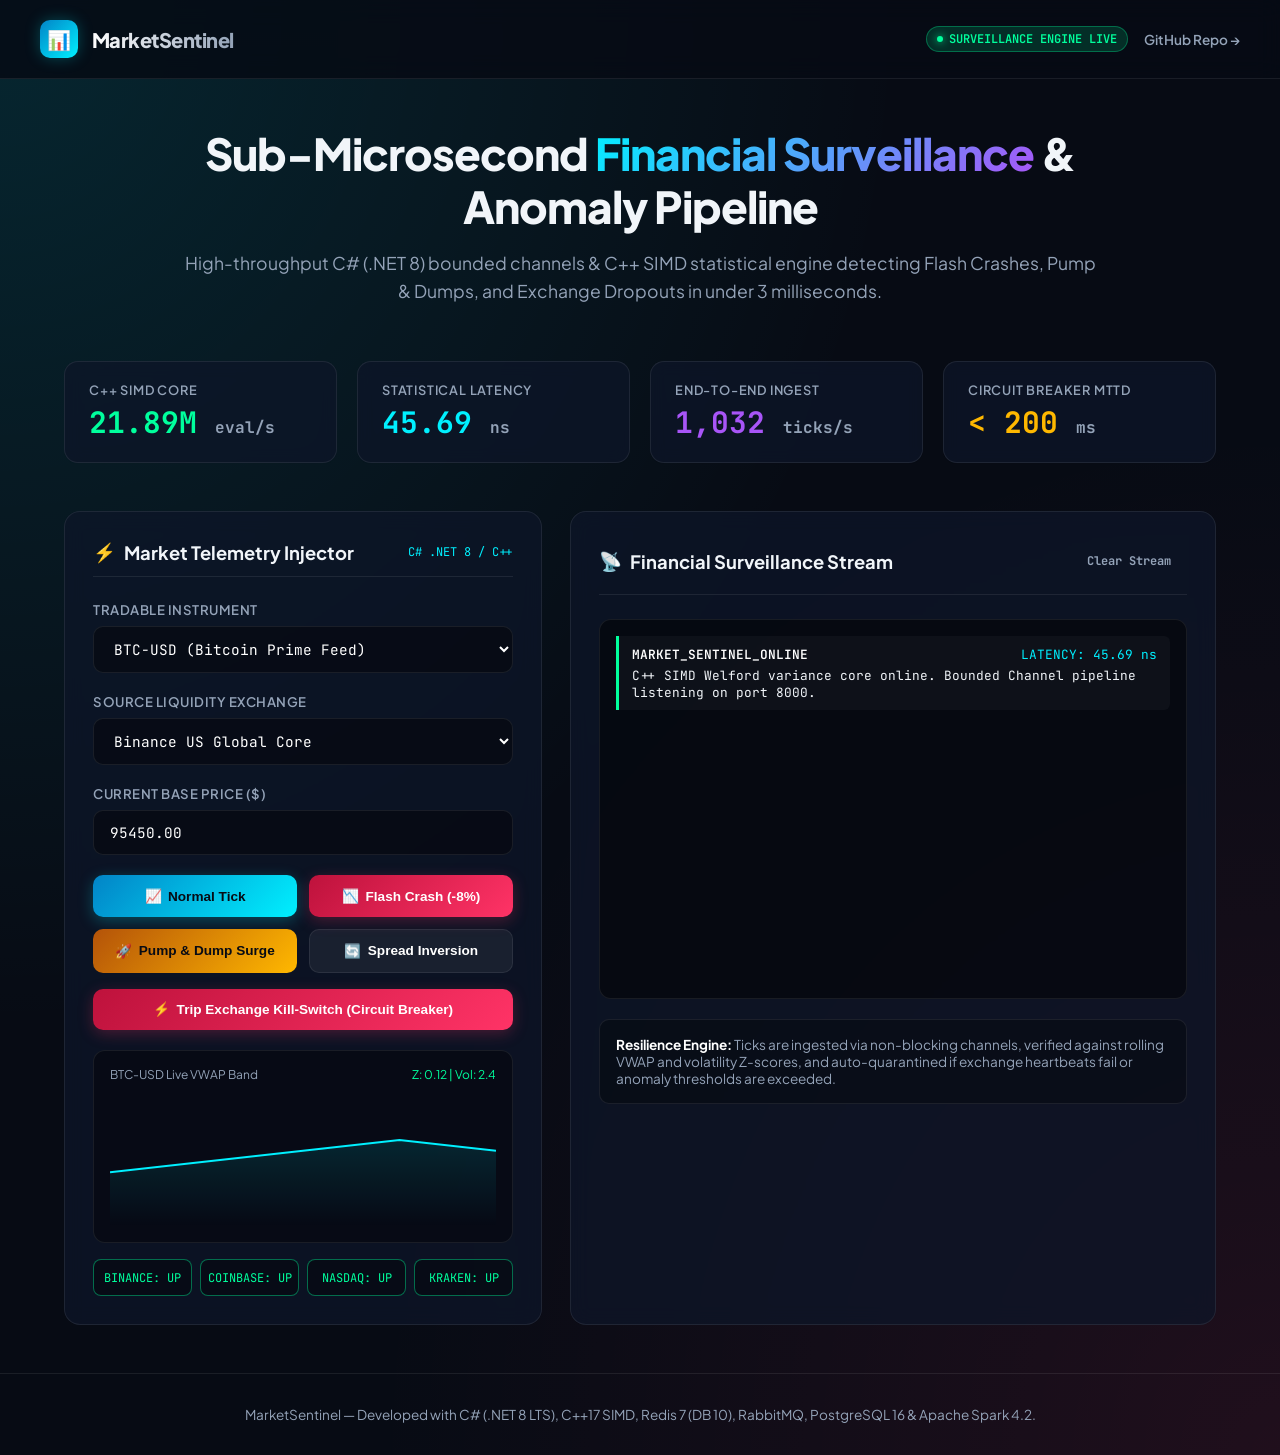
<file: market-sentinel/index.html>
<!DOCTYPE html>
<html lang="en">
<head>
  <meta charset="UTF-8">
  <meta name="viewport" content="width=device-width, initial-scale=1.0">
  <title>MarketSentinel — Real-Time Financial Surveillance & Anomaly Pipeline</title>
  <link rel="preconnect" href="https://fonts.googleapis.com">
  <link rel="preconnect" href="https://fonts.gstatic.com" crossorigin>
  <link href="https://fonts.googleapis.com/css2?family=JetBrains+Mono:wght@400;500;700&family=Plus+Jakarta+Sans:wght@400;600;700;800&display=swap" rel="stylesheet">
  <style>
    :root {
      --bg: #070b14;
      --card-bg: rgba(14, 22, 40, 0.75);
      --border: rgba(255, 255, 255, 0.08);
      --primary: #00f0ff;
      --primary-glow: rgba(0, 240, 255, 0.25);
      --accent: #00ff9d;
      --accent-glow: rgba(0, 255, 157, 0.25);
      --danger: #ff3366;
      --danger-glow: rgba(255, 51, 102, 0.25);
      --warning: #ffb800;
      --purple: #a855f7;
      --text: #f1f5f9;
      --text-muted: #94a3b8;
    }

    * { box-sizing: border-box; margin: 0; padding: 0; }
    body {
      background-color: var(--bg);
      background-image: 
        radial-gradient(at 0% 0%, rgba(0, 240, 255, 0.12) 0px, transparent 50%),
        radial-gradient(at 100% 100%, rgba(255, 51, 102, 0.1) 0px, transparent 50%);
      color: var(--text);
      font-family: 'Plus Jakarta Sans', sans-serif;
      min-height: 100vh;
      overflow-x: hidden;
    }

    header {
      padding: 1.25rem 2.5rem;
      border-bottom: 1px solid var(--border);
      background: rgba(7, 11, 20, 0.85);
      backdrop-filter: blur(12px);
      position: sticky;
      top: 0;
      z-index: 100;
      display: flex;
      justify-content: space-between;
      align-items: center;
    }

    .logo-group {
      display: flex;
      align-items: center;
      gap: 0.85rem;
    }

    .logo-icon {
      width: 38px;
      height: 38px;
      background: linear-gradient(135deg, #0284c7, #00f0ff);
      border-radius: 10px;
      display: grid;
      place-items: center;
      font-weight: 800;
      font-size: 1.2rem;
      color: #070b14;
      box-shadow: 0 0 15px var(--primary-glow);
    }

    .logo-text h1 {
      font-size: 1.25rem;
      font-weight: 800;
      letter-spacing: -0.5px;
      background: linear-gradient(to right, #fff, var(--text-muted));
      -webkit-background-clip: text;
      -webkit-text-fill-color: transparent;
    }

    .badge-live {
      display: inline-flex;
      align-items: center;
      gap: 6px;
      background: rgba(0, 255, 157, 0.15);
      border: 1px solid rgba(0, 255, 157, 0.3);
      padding: 4px 10px;
      border-radius: 999px;
      font-size: 0.75rem;
      color: var(--accent);
      font-weight: 600;
      font-family: 'JetBrains Mono', monospace;
    }
    .badge-live::before {
      content: "";
      width: 6px;
      height: 6px;
      background: var(--accent);
      border-radius: 50%;
      box-shadow: 0 0 8px var(--accent);
      animation: pulse 1.5s infinite;
    }

    @keyframes pulse {
      0%, 100% { opacity: 1; transform: scale(1); }
      50% { opacity: 0.4; transform: scale(0.85); }
    }

    .hero {
      text-align: center;
      padding: 3rem 1.5rem 2rem;
      max-width: 960px;
      margin: 0 auto;
    }

    .hero h2 {
      font-size: 2.75rem;
      font-weight: 800;
      letter-spacing: -1px;
      line-height: 1.2;
      margin-bottom: 1rem;
    }

    .hero span.highlight {
      background: linear-gradient(135deg, #00f0ff, #a855f7);
      -webkit-background-clip: text;
      -webkit-text-fill-color: transparent;
    }

    .hero p {
      color: var(--text-muted);
      font-size: 1.1rem;
      line-height: 1.6;
    }

    .stats-bar {
      display: grid;
      grid-template-columns: repeat(auto-fit, minmax(220px, 1fr));
      gap: 1.25rem;
      max-width: 1200px;
      margin: 1.5rem auto 3rem;
      padding: 0 1.5rem;
    }

    .stat-card {
      background: var(--card-bg);
      border: 1px solid var(--border);
      border-radius: 14px;
      padding: 1.25rem 1.5rem;
      backdrop-filter: blur(8px);
      position: relative;
      overflow: hidden;
      transition: transform 0.2s, border-color 0.2s;
    }
    .stat-card:hover {
      transform: translateY(-2px);
      border-color: rgba(0, 240, 255, 0.4);
    }
    .stat-card .val {
      font-family: 'JetBrains Mono', monospace;
      font-size: 1.85rem;
      font-weight: 700;
      color: #fff;
      margin-top: 0.35rem;
    }
    .stat-card .lbl {
      font-size: 0.8rem;
      text-transform: uppercase;
      letter-spacing: 0.8px;
      color: var(--text-muted);
      font-weight: 600;
    }

    .main-grid {
      display: grid;
      grid-template-columns: 1fr 1.35fr;
      gap: 1.75rem;
      max-width: 1200px;
      margin: 0 auto 3rem;
      padding: 0 1.5rem;
    }

    @media (max-width: 960px) {
      .main-grid { grid-template-columns: 1fr; }
    }

    .panel {
      background: var(--card-bg);
      border: 1px solid var(--border);
      border-radius: 16px;
      padding: 1.75rem;
      backdrop-filter: blur(10px);
    }

    .panel-header {
      display: flex;
      justify-content: space-between;
      align-items: center;
      margin-bottom: 1.5rem;
      padding-bottom: 0.75rem;
      border-bottom: 1px solid var(--border);
    }

    .panel-header h3 {
      font-size: 1.15rem;
      font-weight: 700;
      display: flex;
      align-items: center;
      gap: 0.5rem;
    }

    .form-group {
      margin-bottom: 1.25rem;
    }
    .form-group label {
      display: block;
      font-size: 0.825rem;
      font-weight: 600;
      color: var(--text-muted);
      margin-bottom: 0.5rem;
      text-transform: uppercase;
      letter-spacing: 0.5px;
    }

    select, input {
      width: 100%;
      background: rgba(0, 0, 0, 0.4);
      border: 1px solid var(--border);
      color: #fff;
      padding: 0.75rem 1rem;
      border-radius: 10px;
      font-family: 'JetBrains Mono', monospace;
      font-size: 0.9rem;
      outline: none;
      transition: border-color 0.2s;
    }
    select:focus, input:focus {
      border-color: var(--primary);
      box-shadow: 0 0 10px var(--primary-glow);
    }

    .btn-group {
      display: grid;
      grid-template-columns: 1fr 1fr;
      gap: 0.75rem;
      margin-top: 1.25rem;
    }

    button {
      padding: 0.8rem 1rem;
      border-radius: 10px;
      font-weight: 700;
      font-size: 0.85rem;
      cursor: pointer;
      border: none;
      transition: all 0.2s;
      display: flex;
      align-items: center;
      justify-content: center;
      gap: 0.4rem;
    }

    .btn-primary {
      background: linear-gradient(135deg, #0284c7, #00f0ff);
      color: #070b14;
      box-shadow: 0 4px 15px var(--primary-glow);
    }
    .btn-primary:hover {
      filter: brightness(1.1);
      transform: translateY(-1px);
    }

    .btn-danger {
      background: linear-gradient(135deg, #be123c, #ff3366);
      color: #fff;
      box-shadow: 0 4px 15px var(--danger-glow);
    }
    .btn-danger:hover {
      filter: brightness(1.1);
      transform: translateY(-1px);
    }

    .btn-warning {
      background: linear-gradient(135deg, #b45309, #ffb800);
      color: #070b14;
    }

    .btn-secondary {
      background: rgba(255, 255, 255, 0.06);
      color: #fff;
      border: 1px solid var(--border);
    }
    .btn-secondary:hover {
      background: rgba(255, 255, 255, 0.1);
    }

    /* Live Chart Canvas */
    .chart-container {
      background: rgba(0, 0, 0, 0.4);
      border: 1px solid var(--border);
      border-radius: 12px;
      padding: 1rem;
      margin-top: 1.25rem;
      position: relative;
    }

    canvas {
      width: 100%;
      height: 140px;
      display: block;
    }

    /* Live Stream Feed */
    .stream-feed {
      height: 380px;
      overflow-y: auto;
      background: rgba(0, 0, 0, 0.5);
      border: 1px solid var(--border);
      border-radius: 12px;
      padding: 1rem;
      font-family: 'JetBrains Mono', monospace;
      font-size: 0.8rem;
      display: flex;
      flex-direction: column;
      gap: 0.5rem;
    }

    .stream-feed::-webkit-scrollbar { width: 6px; }
    .stream-feed::-webkit-scrollbar-thumb {
      background: rgba(255, 255, 255, 0.15);
      border-radius: 3px;
    }

    .feed-entry {
      background: rgba(255, 255, 255, 0.03);
      border-left: 3px solid var(--accent);
      padding: 0.6rem 0.8rem;
      border-radius: 0 6px 6px 0;
      animation: fadeIn 0.2s ease-out;
    }
    .feed-entry.FLASH_CRASH { border-left-color: var(--danger); background: rgba(255, 51, 102, 0.08); }
    .feed-entry.PUMP_AND_DUMP { border-left-color: var(--warning); background: rgba(255, 184, 0, 0.08); }
    .feed-entry.SPREAD_INVERSION { border-left-color: var(--purple); }
    .feed-entry.CIRCUIT_OPEN { border-left-color: var(--danger); }

    .feed-row {
      display: flex;
      justify-content: space-between;
      color: var(--text-muted);
      margin-bottom: 0.25rem;
    }
    .feed-key {
      color: #fff;
      font-weight: 600;
    }
    .feed-meta {
      color: #00f0ff;
    }

    @keyframes fadeIn {
      from { opacity: 0; transform: translateX(-6px); }
      to { opacity: 1; transform: translateX(0); }
    }

    /* Exchange status pills */
    .exchange-grid {
      display: grid;
      grid-template-columns: repeat(4, 1fr);
      gap: 0.5rem;
      margin-top: 1rem;
    }
    .exchange-pill {
      background: rgba(0, 0, 0, 0.35);
      border: 1px solid var(--border);
      border-radius: 8px;
      padding: 0.6rem 0.4rem;
      text-align: center;
      font-size: 0.75rem;
      font-family: 'JetBrains Mono', monospace;
    }
    .exchange-pill.up { border-color: rgba(0, 255, 157, 0.4); color: var(--accent); }
    .exchange-pill.down { border-color: rgba(255, 51, 102, 0.4); color: var(--danger); }

    footer {
      border-top: 1px solid var(--border);
      padding: 2rem 1.5rem;
      text-align: center;
      color: var(--text-muted);
      font-size: 0.85rem;
    }
  </style>
</head>
<body>

  <header>
    <div class="logo-group">
      <div class="logo-icon">📊</div>
      <div class="logo-text">
        <h1>MarketSentinel</h1>
      </div>
    </div>
    <div style="display:flex; gap: 1rem; align-items:center;">
      <span class="badge-live">SURVEILLANCE ENGINE LIVE</span>
      <a href="https://github.com/tejashr0716/market-sentinel" target="_blank" style="color:var(--text-muted); text-decoration:none; font-size:0.85rem; font-weight:600;">GitHub Repo →</a>
    </div>
  </header>

  <div class="hero">
    <h2>Sub-Microsecond <span class="highlight">Financial Surveillance</span> & Anomaly Pipeline</h2>
    <p>High-throughput C# (.NET 8) bounded channels & C++ SIMD statistical engine detecting Flash Crashes, Pump & Dumps, and Exchange Dropouts in under 3 milliseconds.</p>
  </div>

  <div class="stats-bar">
    <div class="stat-card">
      <div class="lbl">C++ SIMD Core</div>
      <div class="val" style="color: #00ff9d;">21.89M <span style="font-size:1rem; color:var(--text-muted);">eval/s</span></div>
    </div>
    <div class="stat-card">
      <div class="lbl">Statistical Latency</div>
      <div class="val" style="color: #00f0ff;">45.69 <span style="font-size:1rem; color:var(--text-muted);">ns</span></div>
    </div>
    <div class="stat-card">
      <div class="lbl">End-to-End Ingest</div>
      <div class="val" style="color: #a855f7;">1,032 <span style="font-size:1rem; color:var(--text-muted);">ticks/s</span></div>
    </div>
    <div class="stat-card">
      <div class="lbl">Circuit Breaker MTTD</div>
      <div class="val" style="color: #ffb800;">&lt; 200 <span style="font-size:1rem; color:var(--text-muted);">ms</span></div>
    </div>
  </div>

  <div class="main-grid">
    <!-- Market Simulator & Injection Controls -->
    <div class="panel">
      <div class="panel-header">
        <h3><span>⚡</span> Market Telemetry Injector</h3>
        <span style="font-size:0.75rem; font-family:'JetBrains Mono'; color:var(--primary);">C# .NET 8 / C++</span>
      </div>

      <div class="form-group">
        <label>Tradable Instrument</label>
        <select id="symbolSelect" onchange="onSymbolChange()">
          <option value="BTC-USD">BTC-USD (Bitcoin Prime Feed)</option>
          <option value="ETH-USD">ETH-USD (Ethereum Liquidity)</option>
          <option value="NVDA">NVDA (NVIDIA Nasdaq ITCH)</option>
          <option value="AAPL">AAPL (Apple Direct Feed)</option>
          <option value="SOL-USD">SOL-USD (Solana Spot)</option>
        </select>
      </div>

      <div class="form-group">
        <label>Source Liquidity Exchange</label>
        <select id="exchangeSelect">
          <option value="BINANCE_US">Binance US Global Core</option>
          <option value="COINBASE_PRO">Coinbase Institutional Prime</option>
          <option value="NASDAQ_ITCH">NASDAQ TotalView ITCH Direct</option>
          <option value="KRAKEN_CORE">Kraken Multi-Asset Matcher</option>
        </select>
      </div>

      <div class="form-group">
        <label>Current Base Price ($)</label>
        <input type="number" id="priceInput" value="95450.00" step="0.5">
      </div>

      <div class="btn-group">
        <button class="btn-primary" onclick="injectTick('NORMAL')">
          <span>📈</span> Normal Tick
        </button>
        <button class="btn-danger" onclick="injectTick('FLASH_CRASH')">
          <span>📉</span> Flash Crash (-8%)
        </button>
        <button class="btn-warning" onclick="injectTick('PUMP_AND_DUMP')">
          <span>🚀</span> Pump & Dump Surge
        </button>
        <button class="btn-secondary" onclick="injectTick('SPREAD_INVERSION')">
          <span>🔄</span> Spread Inversion
        </button>
      </div>

      <div style="margin-top:1rem;">
        <button class="btn-danger" style="width:100%;" onclick="toggleExchangeKill()">
          <span>⚡</span> Trip Exchange Kill-Switch (Circuit Breaker)
        </button>
      </div>

      <!-- Real-Time Mini Price Curve -->
      <div class="chart-container">
        <div style="display:flex; justify-content:space-between; font-size:0.75rem; color:var(--text-muted); margin-bottom:0.25rem;">
          <span id="chartLabel">BTC-USD Live VWAP Band</span>
          <span id="chartStats" style="color:var(--accent);">Z: 0.12 | Vol: 2.4</span>
        </div>
        <canvas id="priceCanvas"></canvas>
      </div>

      <!-- Exchange Health Strip -->
      <div class="exchange-grid" id="exchangeGrid">
        <div class="exchange-pill up" id="pill-BINANCE_US">BINANCE: UP</div>
        <div class="exchange-pill up" id="pill-COINBASE_PRO">COINBASE: UP</div>
        <div class="exchange-pill up" id="pill-NASDAQ_ITCH">NASDAQ: UP</div>
        <div class="exchange-pill up" id="pill-KRAKEN_CORE">KRAKEN: UP</div>
      </div>
    </div>

    <!-- Live Anomaly Feed -->
    <div class="panel">
      <div class="panel-header">
        <h3><span>📡</span> Financial Surveillance Stream</h3>
        <button onclick="clearLogs()" style="background:none; border:none; color:var(--text-muted); font-size:0.75rem; cursor:pointer; font-family:'JetBrains Mono';">Clear Stream</button>
      </div>

      <div class="stream-feed" id="streamFeed">
        <div class="feed-entry">
          <div class="feed-row">
            <span class="feed-key">MARKET_SENTINEL_ONLINE</span>
            <span class="feed-meta">LATENCY: 45.69 ns</span>
          </div>
          <div>C++ SIMD Welford variance core online. Bounded Channel pipeline listening on port 8000.</div>
        </div>
      </div>

      <div style="margin-top: 1.25rem; padding: 1rem; background: rgba(0,0,0,0.3); border-radius:10px; border: 1px solid var(--border); font-size:0.85rem; color:var(--text-muted);">
        <strong style="color:#fff;">Resilience Engine:</strong> Ticks are ingested via non-blocking channels, verified against rolling VWAP and volatility Z-scores, and auto-quarantined if exchange heartbeats fail or anomaly thresholds are exceeded.
      </div>
    </div>
  </div>

  <footer>
    <p>MarketSentinel — Developed with C# (.NET 8 LTS), C++17 SIMD, Redis 7 (DB 10), RabbitMQ, PostgreSQL 16 & Apache Spark 4.2.</p>
  </footer>

  <script>
    const symbolBases = {
      "BTC-USD": 95450.00,
      "ETH-USD": 3350.00,
      "NVDA": 135.20,
      "AAPL": 224.50,
      "SOL-USD": 185.00
    };

    let priceHistory = [95400, 95420, 95410, 95440, 95450, 95430, 95460, 95450];
    const killedExchanges = new Set();

    function onSymbolChange() {
      const sym = document.getElementById("symbolSelect").value;
      const base = symbolBases[sym];
      document.getElementById("priceInput").value = base.toFixed(2);
      document.getElementById("chartLabel").innerText = `${sym} Live VWAP Band`;
      priceHistory = [base * 0.998, base * 0.999, base, base * 1.001, base];
      drawChart();
    }

    function drawChart() {
      const canvas = document.getElementById("priceCanvas");
      const ctx = canvas.getContext("2d");
      canvas.width = canvas.offsetWidth;
      canvas.height = canvas.offsetHeight;

      ctx.clearRect(0, 0, canvas.width, canvas.height);
      if (priceHistory.length < 2) return;

      const minP = Math.min(...priceHistory) * 0.995;
      const maxP = Math.max(...priceHistory) * 1.005;
      const range = maxP - minP;

      ctx.beginPath();
      ctx.strokeStyle = "#00f0ff";
      ctx.lineWidth = 2;

      for (let i = 0; i < priceHistory.length; i++) {
        const x = (i / (priceHistory.length - 1)) * canvas.width;
        const y = canvas.height - ((priceHistory[i] - minP) / range) * canvas.height;
        if (i === 0) ctx.moveTo(x, y);
        else ctx.lineTo(x, y);
      }
      ctx.stroke();

      // Draw baseline glow fill
      ctx.lineTo(canvas.width, canvas.height);
      ctx.lineTo(0, canvas.height);
      ctx.closePath();
      const grad = ctx.createLinearGradient(0, 0, 0, canvas.height);
      grad.addColorStop(0, "rgba(0, 240, 255, 0.2)");
      grad.addColorStop(1, "rgba(0, 240, 255, 0.0)");
      ctx.fillStyle = grad;
      ctx.fill();
    }

    function injectTick(anomalyType) {
      const sym = document.getElementById("symbolSelect").value;
      const exch = document.getElementById("exchangeSelect").value;
      let price = parseFloat(document.getElementById("priceInput").value);

      if (killedExchanges.has(exch)) {
        appendLog("CIRCUIT_OPEN", `503 Service Unavailable: Exchange ${exch} circuit is OPEN due to dropouts.`);
        return;
      }

      let zScore = (Math.random() * 0.5 - 0.25).toFixed(2);
      let alertMsg = "Normal market flow recorded.";
      let className = "NORMAL";

      if (anomalyType === "FLASH_CRASH") {
        price *= 0.92;
        zScore = "-4.45";
        alertMsg = `CRITICAL Flash Crash: Price plunged -8.00% to $${price.toFixed(2)}`;
        className = "FLASH_CRASH";
      } else if (anomalyType === "PUMP_AND_DUMP") {
        price *= 1.07;
        zScore = "+3.92";
        alertMsg = `CRITICAL Pump & Dump: Price spiked +7.00% with 6.5x volume surge`;
        className = "PUMP_AND_DUMP";
      } else if (anomalyType === "SPREAD_INVERSION") {
        alertMsg = `Crossed Book Inversion: Bid $${(price + 0.5).toFixed(2)} >= Ask $${(price - 0.5).toFixed(2)}`;
        className = "SPREAD_INVERSION";
      }

      priceHistory.push(price);
      if (priceHistory.length > 20) priceHistory.shift();
      drawChart();

      document.getElementById("priceInput").value = price.toFixed(2);
      document.getElementById("chartStats").innerText = `Z: ${zScore} | Price: $${price.toFixed(2)}`;

      appendLog(className, `${sym} [${exch}] — ${alertMsg} (Z=${zScore})`);
    }

    function toggleExchangeKill() {
      const exch = document.getElementById("exchangeSelect").value;
      const pill = document.getElementById(`pill-${exch}`);
      if (killedExchanges.has(exch)) {
        killedExchanges.delete(exch);
        if (pill) {
          pill.className = "exchange-pill up";
          pill.innerText = `${exch.split('_')[0]}: UP`;
        }
        appendLog("NORMAL", `Circuit Breaker CLOSED: Heartbeat restored for ${exch}.`);
      } else {
        killedExchanges.add(exch);
        if (pill) {
          pill.className = "exchange-pill down";
          pill.innerText = `${exch.split('_')[0]}: DOWN`;
        }
        appendLog("CIRCUIT_OPEN", `CRITICAL: Exchange ${exch} missed 3 heartbeats! Circuit Breaker TRIPPED to OPEN.`);
      }
    }

    function appendLog(type, msg) {
      const feed = document.getElementById("streamFeed");
      const entry = document.createElement("div");
      entry.className = `feed-entry ${type}`;
      entry.innerHTML = `
        <div class="feed-row">
          <span class="feed-key">${type}</span>
          <span class="feed-meta">${new Date().toLocaleTimeString()}</span>
        </div>
        <div>${msg}</div>
      `;
      feed.insertBefore(entry, feed.firstChild);
    }

    function clearLogs() {
      document.getElementById("streamFeed").innerHTML = "";
    }

    window.onload = () => {
      onSymbolChange();
    };
  </script>
</body>
</html>
</file>
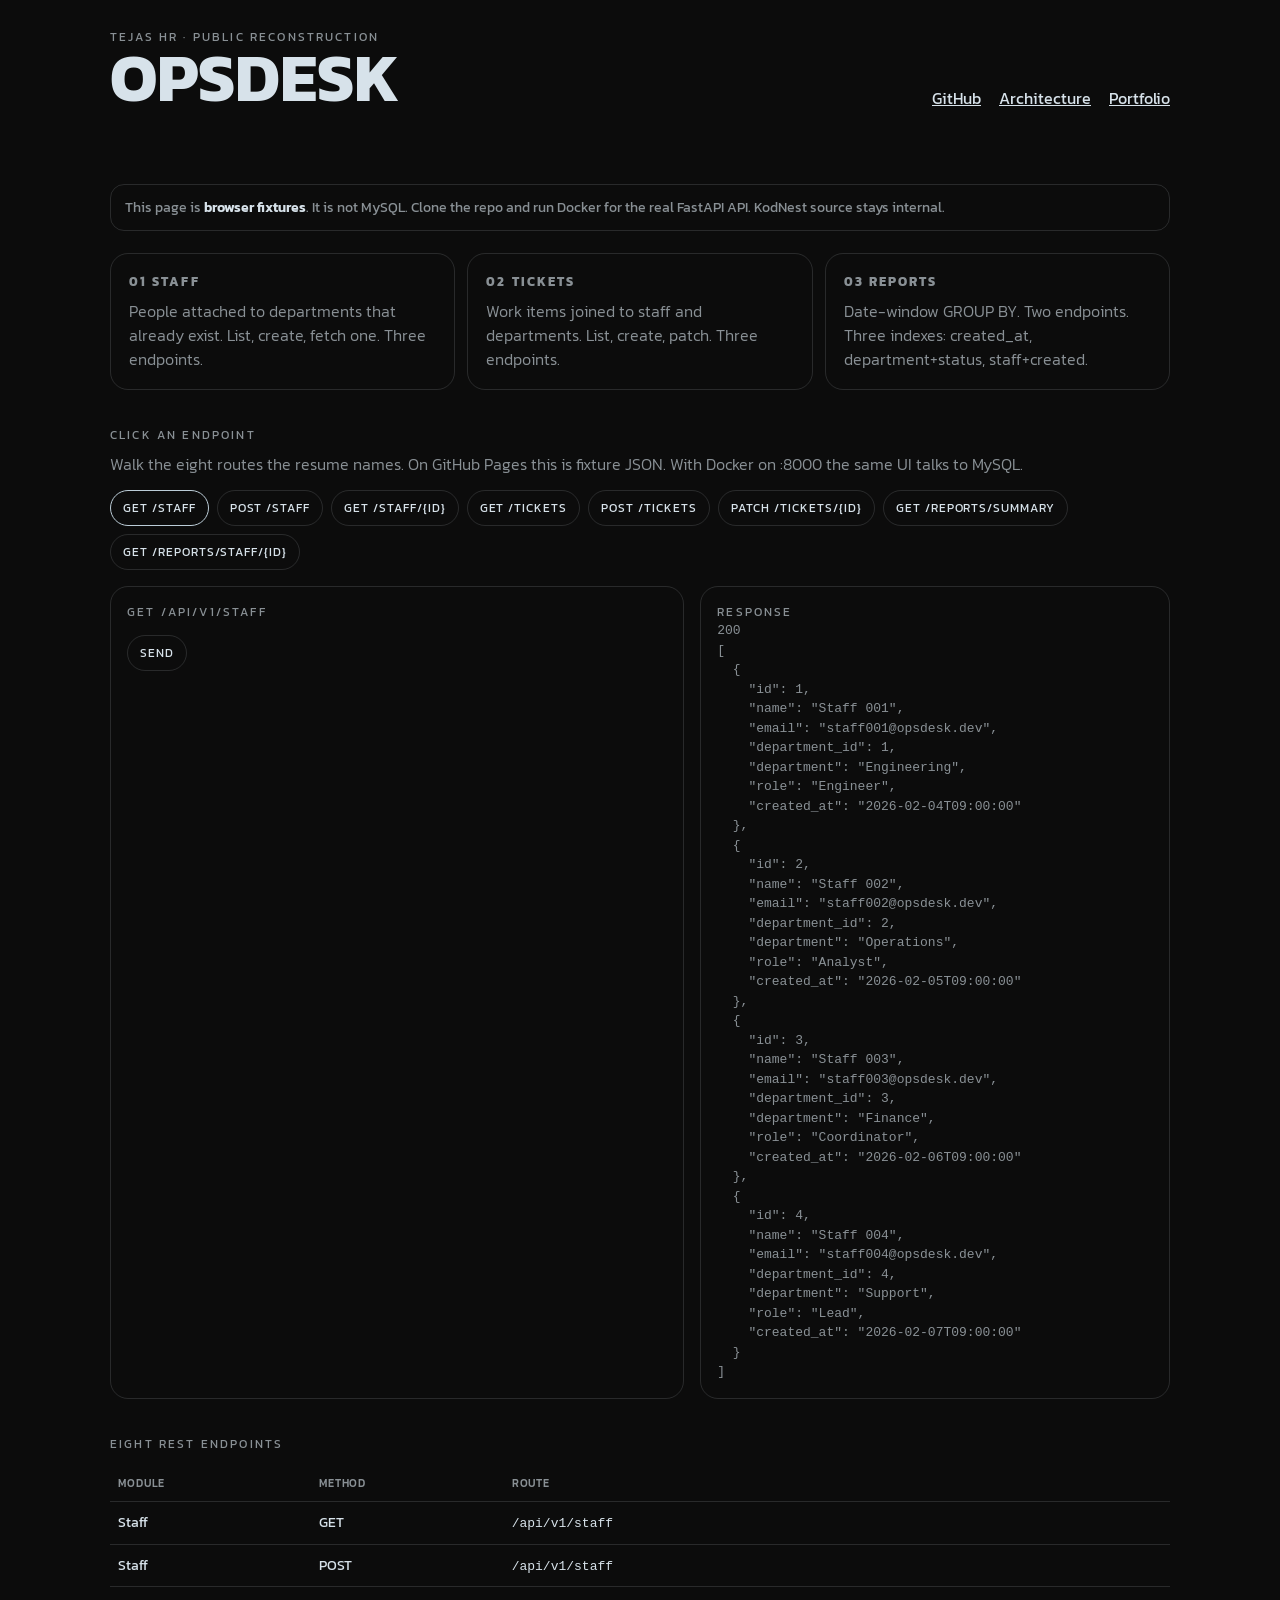
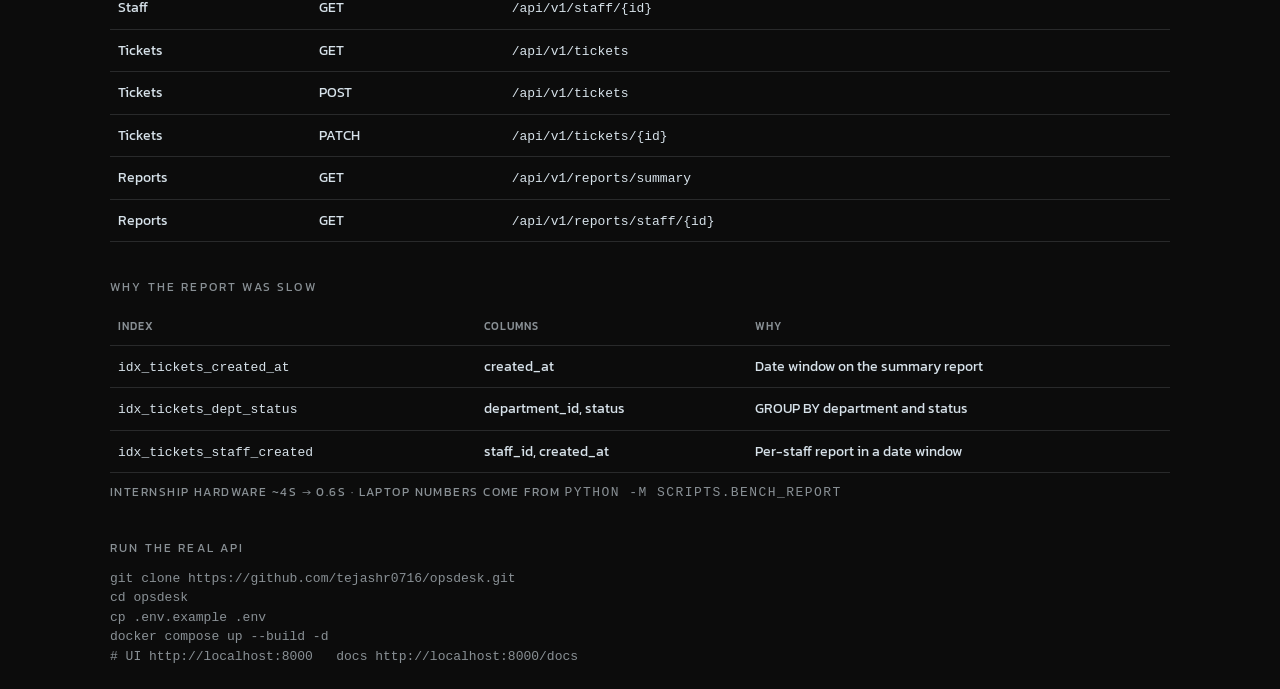
<file: opsdesk/index.html>
<!doctype html>
<html lang="en">
<head>
<meta charset="utf-8" />
<meta name="viewport" content="width=device-width, initial-scale=1" />
<title>OpsDesk — FastAPI + MySQL reconstruction</title>
<meta name="description" content="Public reconstruction of Tejas HR intern work: 3 modules, 8 FastAPI REST endpoints over MySQL, 3 report indexes." />
<link rel="preconnect" href="https://fonts.googleapis.com" />
<link rel="preconnect" href="https://fonts.gstatic.com" crossorigin />
<link href="https://fonts.googleapis.com/css2?family=Kanit:wght@300;400;500;600;700;800&display=swap" rel="stylesheet" />
<style>
  :root { --bg:#0C0C0C; --ink:#D7E2EA; --dim:rgba(215,226,234,.62); --line:rgba(215,226,234,.14); --hi:#BBCCD7; }
  * { box-sizing:border-box; margin:0; padding:0; }
  body { background:var(--bg); color:var(--ink); font-family:Kanit,sans-serif; line-height:1.5; }
  a { color:var(--ink); }
  header, main { max-width:1100px; margin:0 auto; padding:28px 20px; }
  header { display:flex; justify-content:space-between; gap:16px; flex-wrap:wrap; align-items:flex-end; }
  .eyebrow { letter-spacing:.18em; text-transform:uppercase; font-size:12px; color:var(--dim); }
  h1 { font-size:clamp(2rem,6vw,4.2rem); line-height:.95; text-transform:uppercase; }
  .banner { margin:18px 0 0; padding:12px 14px; border:1px solid var(--line); border-radius:14px; color:var(--dim); font-size:14px; }
  .banner strong { color:var(--ink); font-weight:600; }
  .grid { display:grid; grid-template-columns:repeat(auto-fit,minmax(240px,1fr)); gap:12px; margin-top:22px; }
  .card { border:1px solid var(--line); border-radius:18px; padding:18px; }
  .card h2 { font-size:13px; letter-spacing:.16em; text-transform:uppercase; color:var(--dim); margin-bottom:8px; }
  .card p { font-weight:300; color:var(--dim); }
  table { width:100%; border-collapse:collapse; margin-top:12px; font-size:14px; }
  th, td { text-align:left; padding:10px 8px; border-bottom:1px solid var(--line); vertical-align:top; }
  th { color:var(--dim); font-weight:500; letter-spacing:.08em; text-transform:uppercase; font-size:11px; }
  .links { display:flex; gap:18px; flex-wrap:wrap; }
  .pill { display:inline-block; margin-top:10px; font-size:12px; letter-spacing:.12em; text-transform:uppercase; color:var(--dim); }
  code, pre { font-family:ui-monospace,SFMono-Regular,Menlo,monospace; font-size:13px; }
  section { margin-top:36px; }
  .btns { display:flex; flex-wrap:wrap; gap:8px; margin-top:14px; }
  button {
    background:transparent; color:var(--ink); border:1px solid var(--line); border-radius:999px;
    padding:8px 12px; font:inherit; font-size:12px; letter-spacing:.08em; text-transform:uppercase; cursor:pointer;
  }
  button.active, button:hover { border-color:var(--hi); }
  .split { display:grid; grid-template-columns:1.1fr .9fr; gap:16px; margin-top:16px; }
  @media (max-width:820px) { .split { grid-template-columns:1fr; } }
  .panel { border:1px solid var(--line); border-radius:18px; padding:16px; min-height:220px; }
  pre { white-space:pre-wrap; color:var(--dim); word-break:break-word; }
  label { display:block; font-size:12px; letter-spacing:.12em; text-transform:uppercase; color:var(--dim); margin:10px 0 4px; }
  input, select {
    width:100%; background:transparent; color:var(--ink); border:1px solid var(--line);
    border-radius:10px; padding:8px 10px; font:inherit;
  }
</style>
</head>
<body>
<header>
  <div>
    <p class="eyebrow">Tejas HR · public reconstruction</p>
    <h1>OpsDesk</h1>
  </div>
  <div class="links">
    <a href="https://github.com/tejashr0716/opsdesk">GitHub</a>
    <a href="https://github.com/tejashr0716/opsdesk/blob/main/docs/architecture.md">Architecture</a>
    <a href="https://tejashr0716.github.io">Portfolio</a>
  </div>
</header>
<main>
  <p class="banner" id="mode">This page is <strong>browser fixtures</strong>. It is not MySQL. Clone the repo and run Docker for the real FastAPI API. KodNest source stays internal.</p>

  <div class="grid">
    <article class="card">
      <h2>01 Staff</h2>
      <p>People attached to departments that already exist. List, create, fetch one. Three endpoints.</p>
    </article>
    <article class="card">
      <h2>02 Tickets</h2>
      <p>Work items joined to staff and departments. List, create, patch. Three endpoints.</p>
    </article>
    <article class="card">
      <h2>03 Reports</h2>
      <p>Date-window GROUP BY. Two endpoints. Three indexes: created_at, department+status, staff+created.</p>
    </article>
  </div>

  <section>
    <p class="eyebrow">Click an endpoint</p>
    <p style="margin-top:8px;color:var(--dim);font-weight:300">Walk the eight routes the resume names. On GitHub Pages this is fixture JSON. With Docker on :8000 the same UI talks to MySQL.</p>
    <div class="btns" id="route-btns"></div>
    <div class="split">
      <div class="panel">
        <p class="eyebrow" id="req-title">Request</p>
        <div id="form"></div>
        <div class="btns"><button type="button" id="send">Send</button></div>
      </div>
      <div class="panel">
        <p class="eyebrow">Response</p>
        <pre id="out">Select a route.</pre>
      </div>
    </div>
  </section>

  <section>
    <p class="eyebrow">Eight REST endpoints</p>
    <table>
      <thead><tr><th>Module</th><th>Method</th><th>Route</th></tr></thead>
      <tbody>
        <tr><td>Staff</td><td>GET</td><td><code>/api/v1/staff</code></td></tr>
        <tr><td>Staff</td><td>POST</td><td><code>/api/v1/staff</code></td></tr>
        <tr><td>Staff</td><td>GET</td><td><code>/api/v1/staff/{id}</code></td></tr>
        <tr><td>Tickets</td><td>GET</td><td><code>/api/v1/tickets</code></td></tr>
        <tr><td>Tickets</td><td>POST</td><td><code>/api/v1/tickets</code></td></tr>
        <tr><td>Tickets</td><td>PATCH</td><td><code>/api/v1/tickets/{id}</code></td></tr>
        <tr><td>Reports</td><td>GET</td><td><code>/api/v1/reports/summary</code></td></tr>
        <tr><td>Reports</td><td>GET</td><td><code>/api/v1/reports/staff/{id}</code></td></tr>
      </tbody>
    </table>
  </section>

  <section>
    <p class="eyebrow">Why the report was slow</p>
    <table>
      <thead><tr><th>Index</th><th>Columns</th><th>Why</th></tr></thead>
      <tbody>
        <tr><td><code>idx_tickets_created_at</code></td><td>created_at</td><td>Date window on the summary report</td></tr>
        <tr><td><code>idx_tickets_dept_status</code></td><td>department_id, status</td><td>GROUP BY department and status</td></tr>
        <tr><td><code>idx_tickets_staff_created</code></td><td>staff_id, created_at</td><td>Per-staff report in a date window</td></tr>
      </tbody>
    </table>
    <p class="pill">Internship hardware ~4s → 0.6s · laptop numbers come from <code>python -m scripts.bench_report</code></p>
  </section>

  <section>
    <p class="eyebrow">Run the real API</p>
    <pre style="margin-top:12px;color:var(--dim)">git clone https://github.com/tejashr0716/opsdesk.git
cd opsdesk
cp .env.example .env
docker compose up --build -d
# UI http://localhost:8000   docs http://localhost:8000/docs</pre>
  </section>
</main>
<script>
const DEPTS = {1:'Engineering',2:'Operations',3:'Finance',4:'Support'};
const now = function () { return new Date().toISOString().slice(0,19); };
let liveOrigin = null;
let staff = [
  {id:1,name:'Staff 001',email:'staff001@opsdesk.dev',department_id:1,department:'Engineering',role:'Engineer',created_at:'2026-02-04T09:00:00'},
  {id:2,name:'Staff 002',email:'staff002@opsdesk.dev',department_id:2,department:'Operations',role:'Analyst',created_at:'2026-02-05T09:00:00'},
  {id:3,name:'Staff 003',email:'staff003@opsdesk.dev',department_id:3,department:'Finance',role:'Coordinator',created_at:'2026-02-06T09:00:00'},
  {id:4,name:'Staff 004',email:'staff004@opsdesk.dev',department_id:4,department:'Support',role:'Lead',created_at:'2026-02-07T09:00:00'}
];
let tickets = [
  {id:101,title:'Weekly report #4401',status:'open',department_id:3,department:'Finance',staff_id:3,staff_name:'Staff 003',hours:2,created_at:'2026-09-12T10:00:00',updated_at:'2026-09-12T10:00:00'},
  {id:102,title:'Access request #3188',status:'in_progress',department_id:1,department:'Engineering',staff_id:1,staff_name:'Staff 001',hours:1.5,created_at:'2026-09-18T11:00:00',updated_at:'2026-09-20T08:00:00'},
  {id:103,title:'Queue overflow #2204',status:'closed',department_id:4,department:'Support',staff_id:4,staff_name:'Staff 004',hours:3,created_at:'2026-09-22T14:00:00',updated_at:'2026-09-23T09:00:00'}
];
let nextStaff = 5;
let nextTicket = 104;
const ROUTES = [
  {id:'list-staff', method:'GET', path:'/api/v1/staff', fields:[]},
  {id:'create-staff', method:'POST', path:'/api/v1/staff', fields:[
    {name:'name', label:'Name', value:'Staff 005'},
    {name:'email', label:'Email', value:'staff005@opsdesk.dev'},
    {name:'department_id', label:'Department id', value:'1'},
    {name:'role', label:'Role', value:'Engineer'}
  ]},
  {id:'get-staff', method:'GET', path:'/api/v1/staff/{id}', fields:[{name:'id', label:'Staff id', value:'1'}]},
  {id:'list-tickets', method:'GET', path:'/api/v1/tickets', fields:[]},
  {id:'create-ticket', method:'POST', path:'/api/v1/tickets', fields:[
    {name:'title', label:'Title', value:'Laptop setup #5001'},
    {name:'department_id', label:'Department id', value:'1'},
    {name:'staff_id', label:'Staff id', value:'1'},
    {name:'hours', label:'Hours', value:'2'}
  ]},
  {id:'patch-ticket', method:'PATCH', path:'/api/v1/tickets/{id}', fields:[
    {name:'id', label:'Ticket id', value:'101'},
    {name:'status', label:'Status', value:'in_progress'},
    {name:'hours', label:'Hours', value:'2.5'}
  ]},
  {id:'report-summary', method:'GET', path:'/api/v1/reports/summary', fields:[]},
  {id:'report-staff', method:'GET', path:'/api/v1/reports/staff/{id}', fields:[{name:'id', label:'Staff id', value:'1'}]}
];
let current = ROUTES[0];
function val(name) {
  const el = document.getElementById('f-' + name);
  return el ? el.value.trim() : '';
}
function num(name) { return Number(val(name)); }
function show(status, body) {
  document.getElementById('out').textContent = status + '\n' + JSON.stringify(body, null, 2);
}
function renderForm() {
  document.getElementById('req-title').textContent = current.method + '  ' + current.path;
  document.getElementById('form').innerHTML = current.fields.map(function (f) {
    return '<label>' + f.label + '</label><input id="f-' + f.name + '" value="' + f.value + '" />';
  }).join('');
  document.querySelectorAll('#route-btns button').forEach(function (b) {
    b.className = b.dataset.id === current.id ? 'active' : '';
  });
}
function fixtureSend() {
  try {
    if (current.id === 'list-staff') return show('200', staff);
    if (current.id === 'get-staff') {
      const row = staff.find(function (s) { return s.id === num('id'); });
      return row ? show('200', row) : show('404', {detail:'staff ' + val('id') + ' not found'});
    }
    if (current.id === 'create-staff') {
      const email = val('email').toLowerCase();
      if (email.indexOf('@') < 1 || email.endsWith('@')) return show('422', {detail:'email must look like name@domain'});
      if (staff.some(function (s) { return s.email === email; })) return show('409', {detail:'email already exists'});
      const department_id = num('department_id');
      if (!DEPTS[department_id]) return show('404', {detail:'department ' + department_id + ' not found'});
      const row = {id:nextStaff++, name:val('name'), email:email, department_id:department_id, department:DEPTS[department_id], role:val('role'), created_at:now()};
      staff.push(row);
      return show('201', row);
    }
    if (current.id === 'list-tickets') return show('200', tickets);
    if (current.id === 'create-ticket') {
      const person = staff.find(function (s) { return s.id === num('staff_id'); });
      const department_id = num('department_id');
      if (!person) return show('404', {detail:'staff ' + val('staff_id') + ' not found'});
      if (!DEPTS[department_id]) return show('404', {detail:'department ' + department_id + ' not found'});
      const t = now();
      const row = {id:nextTicket++, title:val('title'), status:'open', department_id:department_id, department:DEPTS[department_id], staff_id:person.id, staff_name:person.name, hours:num('hours'), created_at:t, updated_at:t};
      tickets.unshift(row);
      return show('201', row);
    }
    if (current.id === 'patch-ticket') {
      const row = tickets.find(function (t) { return t.id === num('id'); });
      if (!row) return show('404', {detail:'ticket ' + val('id') + ' not found'});
      const status = val('status');
      if (status && ['open','in_progress','closed'].indexOf(status) === -1) return show('422', {detail:'invalid status'});
      if (status) row.status = status;
      if (val('hours') !== '') row.hours = num('hours');
      row.updated_at = now();
      return show('200', row);
    }
    if (current.id === 'report-summary') {
      const map = {};
      tickets.forEach(function (t) {
        const key = t.department + '|' + t.status;
        if (!map[key]) map[key] = {department:t.department, status:t.status, ticket_count:0, total_hours:0};
        map[key].ticket_count += 1;
        map[key].total_hours = Math.round((map[key].total_hours + t.hours) * 100) / 100;
      });
      return show('200', {from:'2026-07-01T00:00:00', to:'2026-10-01T00:00:00', rows:Object.keys(map).sort().map(function (k) { return map[k]; })});
    }
    if (current.id === 'report-staff') {
      const person = staff.find(function (s) { return s.id === num('id'); });
      if (!person) return show('404', {detail:'staff ' + val('id') + ' not found'});
      const map = {};
      tickets.filter(function (t) { return t.staff_id === person.id; }).forEach(function (t) {
        if (!map[t.status]) map[t.status] = {status:t.status, ticket_count:0, total_hours:0};
        map[t.status].ticket_count += 1;
        map[t.status].total_hours = Math.round((map[t.status].total_hours + t.hours) * 100) / 100;
      });
      return show('200', {staff_id:person.id, from:'2026-07-01T00:00:00', to:'2026-10-01T00:00:00', rows:Object.keys(map).sort().map(function (k) { return map[k]; })});
    }
  } catch (err) {
    show('500', {detail:String(err)});
  }
}
async function liveSend() {
  const origin = liveOrigin;
  let path = current.path;
  let body = null;
  if (current.id === 'get-staff' || current.id === 'report-staff') path = path.replace('{id}', val('id'));
  if (current.id === 'patch-ticket') path = '/api/v1/tickets/' + val('id');
  if (current.id === 'create-staff') body = {name:val('name'), email:val('email'), department_id:num('department_id'), role:val('role')};
  if (current.id === 'create-ticket') body = {title:val('title'), department_id:num('department_id'), staff_id:num('staff_id'), hours:num('hours')};
  if (current.id === 'patch-ticket') body = {status:val('status'), hours:num('hours')};
  const res = await fetch(origin + path, {
    method: current.method,
    headers: body ? {'Content-Type':'application/json'} : undefined,
    body: body ? JSON.stringify(body) : undefined
  });
  const data = await res.json();
  show(String(res.status), data);
}
async function send() {
  if (liveOrigin !== null) {
    try { await liveSend(); return; } catch (err) { liveOrigin = null; }
  }
  fixtureSend();
}
const btnBox = document.getElementById('route-btns');
ROUTES.forEach(function (r) {
  const b = document.createElement('button');
  b.type = 'button';
  b.dataset.id = r.id;
  b.textContent = r.method + ' ' + r.path.replace('/api/v1','');
  b.onclick = function () { current = r; renderForm(); };
  btnBox.appendChild(b);
});
document.getElementById('send').onclick = send;
renderForm();
fixtureSend();
(async function () {
  const origins = [];
  if (location.port === '8000') origins.push('');
  origins.push('http://127.0.0.1:8000', 'http://localhost:8000');
  for (let i = 0; i < origins.length; i++) {
    try {
      const health = await fetch(origins[i] + '/health', { cache:'no-store' });
      if (!health.ok) continue;
      liveOrigin = origins[i];
      document.getElementById('mode').innerHTML = 'Connected to <strong>live FastAPI + MySQL</strong> at ' + (liveOrigin || location.origin) + '. This is not the GitHub Pages fixture view.';
      return;
    } catch (err) {}
  }
})();
</script>
</body>
</html>
</file>
<file: style.css>
/* ─── Studio Meridian Architecture Theme ────────────────────────────
   Adapted for Tejas H R — Distributed Systems & Software Engineering
   Typography: Cormorant Garamond (Display Serif) · Manrope (Body/UI)
   Palette: Ink (#121212) · Soft (#F4F4F2) · Concrete (#D9D9D6) · Ochre (#C8A66B)
──────────────────────────────────────────────────────────────────────────── */

:root {
  --white: #ffffff;
  --concrete: #d9d9d6;
  --ink: #121212;
  --ochre: #c8a66b;
  --ochre-glow: rgba(200, 166, 107, 0.15);
  --quiet: #62625e;
  --soft: #f4f4f2;
  --border: #e2e2df;
  
  --display: "Cormorant Garamond", Georgia, serif;
  --body: "Manrope", -apple-system, BlinkMacSystemFont, "Segoe UI", Roboto, sans-serif;
  
  --radius-sm: 4px;
  --radius: 8px;
  --radius-pill: 40px;
}

*, *::before, *::after {
  box-sizing: border-box;
  margin: 0;
  padding: 0;
}

html {
  font-family: var(--body);
  font-size: 16px;
  line-height: 1.6;
  color: var(--ink);
  background-color: var(--white);
  scroll-behavior: smooth;
  -webkit-font-smoothing: antialiased;
  -moz-osx-font-smoothing: grayscale;
}

body {
  overflow-x: hidden;
  background-color: var(--white);
  color: var(--ink);
}

a {
  color: inherit;
  text-decoration: none;
}

button {
  font-family: inherit;
  background: none;
  border: none;
  cursor: pointer;
  color: inherit;
}

img {
  max-width: 100%;
  height: auto;
  display: block;
}

/* ─── Utility Typography ─────────────────────────────────────────────── */
.label {
  font-family: var(--body);
  font-size: 10px;
  font-weight: 500;
  line-height: 1.65;
  letter-spacing: 0.14em;
  text-transform: uppercase;
}

.section-kicker {
  color: var(--quiet);
  margin-bottom: 24px;
}

.text-link {
  display: inline-flex;
  align-items: center;
  gap: 12px;
  padding-block: 8px;
  border-bottom: 1px solid var(--concrete);
  font-family: var(--body);
  font-size: 11px;
  font-weight: 500;
  letter-spacing: 0.14em;
  text-transform: uppercase;
  color: var(--ink);
  transition: border-color 0.2s ease, color 0.2s ease;
}

.text-link svg {
  transition: transform 0.2s ease;
}

.text-link:hover {
  border-color: var(--ochre);
  color: var(--quiet);
}

.text-link:hover svg {
  transform: translate(2px, -2px);
}

.section-rail {
  width: calc(100% - 96px);
  max-width: 1440px;
  margin-inline: auto;
}

@media (max-width: 900px) {
  .section-rail {
    width: calc(100% - 48px);
  }
}

@media (max-width: 600px) {
  .section-rail {
    width: calc(100% - 32px);
  }
}

/* ─── Header & Floating Navigation ──────────────────────────────────── */
.site-header {
  position: absolute;
  inset: 0 0 auto;
  z-index: 50;
  display: flex;
  align-items: center;
  justify-content: space-between;
  height: 100px;
  padding: 0 48px;
  pointer-events: none;
}

.site-header > * {
  pointer-events: auto;
}

.small-wordmark {
  position: relative;
  font-family: var(--body);
  font-size: 11px;
  line-height: 1.35;
  font-weight: 600;
  letter-spacing: 0.16em;
  color: var(--white);
  text-transform: uppercase;
}

.wordmark-dot {
  display: inline-block;
  width: 5px;
  height: 5px;
  border-radius: 50%;
  background: var(--ochre);
  margin-left: 4px;
  vertical-align: baseline;
}

.floating-nav {
  position: fixed;
  top: 24px;
  left: 50%;
  transform: translateX(-50%);
  display: flex;
  align-items: center;
  gap: 4px;
  padding: 5px;
  border-radius: var(--radius-pill);
  background: rgba(18, 18, 18, 0.88);
  border: 1px solid rgba(255, 255, 255, 0.12);
  backdrop-filter: blur(16px);
  -webkit-backdrop-filter: blur(16px);
  box-shadow: 0 8px 32px rgba(0, 0, 0, 0.35);
  z-index: 100;
  transition: transform 0.3s ease, background 0.3s ease;
}

.nav-item {
  display: flex;
  align-items: center;
  gap: 7px;
  padding: 10px 16px;
  border-radius: 30px;
  white-space: nowrap;
  color: rgba(255, 255, 255, 0.65);
  font-size: 9.5px;
  letter-spacing: 0.12em;
  text-transform: uppercase;
  font-weight: 500;
  transition: color 0.2s ease, background 0.2s ease;
}

.nav-item svg {
  flex-shrink: 0;
  opacity: 0.8;
}

.nav-item:hover {
  color: var(--white);
  background: rgba(255, 255, 255, 0.08);
}

.nav-item.active {
  background: rgba(255, 255, 255, 0.16);
  color: var(--white);
}

.header-location {
  text-align: right;
  color: rgba(255, 255, 255, 0.75);
}

.header-location span {
  color: rgba(255, 255, 255, 0.45);
}

@media (max-width: 900px) {
  .site-header {
    height: 80px;
    padding: 0 24px;
  }
  .header-location {
    display: none;
  }
}

@media (max-width: 640px) {
  .floating-nav {
    top: 14px;
    max-width: calc(100vw - 20px);
    padding: 3px;
    gap: 1px;
  }
  .nav-item {
    padding: 8px 10px;
    font-size: 8.5px;
    gap: 4px;
  }
  .nav-item svg {
    display: none;
  }
  .small-wordmark {
    display: none;
  }
}

/* ─── Hero Section ──────────────────────────────────────────────────── */
.hero {
  position: relative;
  min-height: 100vh;
  min-height: 100dvh;
  display: flex;
  flex-direction: column;
  justify-content: flex-end;
  overflow: hidden;
  color: var(--white);
  background: var(--ink);
  padding: 0 48px;
}

.hero-bg {
  position: absolute;
  inset: 0;
  width: 100%;
  height: 100%;
  object-fit: cover;
  object-position: center 44%;
  opacity: 0.42;
  filter: contrast(1.1) brightness(0.85);
  background: 
    radial-gradient(circle at 50% 30%, rgba(200, 166, 107, 0.12) 0%, transparent 60%),
    linear-gradient(180deg, #121212 0%, #1a1a19 40%, #121212 100%);
}

.hero-grid-pattern {
  position: absolute;
  inset: 0;
  background-image: 
    linear-gradient(to right, rgba(255, 255, 255, 0.03) 1px, transparent 1px),
    linear-gradient(to bottom, rgba(255, 255, 255, 0.03) 1px, transparent 1px);
  background-size: 64px 64px;
  mask-image: radial-gradient(ellipse at 50% 50%, black 20%, transparent 80%);
  -webkit-mask-image: radial-gradient(ellipse at 50% 50%, black 20%, transparent 80%);
  pointer-events: none;
}

.hero-shade {
  position: absolute;
  inset: 0;
  background: linear-gradient(180deg, rgba(18, 18, 18, 0.65) 0%, rgba(18, 18, 18, 0.1) 35%, rgba(18, 18, 18, 0.4) 70%, rgba(18, 18, 18, 0.95) 100%);
  pointer-events: none;
}

.hero-top-note {
  position: absolute;
  top: 110px;
  left: 48px;
  display: flex;
  align-items: center;
  gap: 8px;
  color: rgba(255, 255, 255, 0.7);
  z-index: 10;
}

.status-dot {
  width: 6px;
  height: 6px;
  border-radius: 50%;
  background: #4ade80;
  box-shadow: 0 0 10px #4ade80;
  animation: pulse-dot 2s infinite ease-in-out;
}

@keyframes pulse-dot {
  0%, 100% { opacity: 1; transform: scale(1); }
  50% { opacity: 0.4; transform: scale(0.85); }
}

.hero-title-block {
  position: relative;
  width: 100%;
  text-align: center;
  padding: 180px 24px 110px;
  z-index: 10;
}

.hero-eyebrow {
  color: var(--ochre);
  margin-bottom: 20px;
  letter-spacing: 0.22em;
}

.hero-title-block h1 {
  font-family: var(--display);
  font-size: clamp(72px, 15vw, 210px);
  line-height: 0.88;
  font-weight: 400;
  letter-spacing: -0.03em;
  color: var(--white);
  text-transform: uppercase;
}

.hero-title-block h1 span {
  display: block;
  font-weight: 300;
  opacity: 0.95;
  letter-spacing: -0.02em;
}

.hero-tagline {
  font-family: var(--display);
  font-style: italic;
  font-size: clamp(20px, 2.5vw, 36px);
  font-weight: 400;
  line-height: 1.3;
  color: rgba(255, 255, 255, 0.8);
  margin-top: 24px;
}

.hero-bottom {
  position: relative;
  display: grid;
  grid-template-columns: 1fr auto 1fr;
  align-items: flex-end;
  padding-bottom: 36px;
  border-top: 1px solid rgba(255, 255, 255, 0.1);
  padding-top: 24px;
  z-index: 10;
}

.hero-side {
  display: flex;
  flex-direction: column;
  gap: 6px;
}

.hero-side .side-heading {
  color: rgba(255, 255, 255, 0.4);
  margin-bottom: 2px;
}

.hero-side a {
  color: rgba(255, 255, 255, 0.7);
  transition: color 0.15s ease;
}

.hero-side a:hover {
  color: var(--ochre);
}

.hero-explore {
  display: flex;
  align-items: center;
  gap: 10px;
  color: var(--white);
  border: 1px solid rgba(255, 255, 255, 0.16);
  padding: 10px 20px;
  border-radius: var(--radius-pill);
  background: rgba(255, 255, 255, 0.04);
  backdrop-filter: blur(8px);
  transition: all 0.2s ease;
}

.hero-explore:hover {
  background: rgba(255, 255, 255, 0.12);
  border-color: rgba(255, 255, 255, 0.35);
  color: var(--white);
}

.hero-explore svg {
  animation: bounce-down 2s infinite ease-in-out;
}

@keyframes bounce-down {
  0%, 100% { transform: translateY(0); }
  50% { transform: translateY(3px); }
}

.hero-feature {
  display: flex;
  flex-direction: column;
  align-items: flex-end;
  text-align: right;
  gap: 4px;
}

.hero-feature .side-heading {
  color: var(--ochre);
}

.hero-feature > span:nth-child(2) {
  font-family: var(--display);
  font-size: 22px;
  color: var(--white);
  display: inline-flex;
  align-items: center;
  gap: 6px;
  transition: color 0.15s ease;
}

.hero-feature:hover > span:nth-child(2) {
  color: var(--ochre);
}

.hero-feature > span:nth-child(3) {
  color: rgba(255, 255, 255, 0.5);
  font-size: 9px;
}

@media (max-width: 900px) {
  .hero {
    padding: 0 24px;
  }
  .hero-bottom {
    grid-template-columns: 1fr;
    gap: 20px;
    align-items: flex-start;
  }
  .hero-feature {
    align-items: flex-start;
    text-align: left;
  }
  .hero-top-note {
    left: 24px;
  }
}

/* ─── Section 01 / Selected Work ────────────────────────────────────── */
.selected-work {
  padding-top: 110px;
  padding-bottom: 110px;
}

.section-heading {
  display: flex;
  justify-content: space-between;
  align-items: flex-end;
  border-bottom: 1px solid var(--concrete);
  padding-bottom: 30px;
  margin-bottom: 48px;
}

.section-heading h2 {
  font-family: var(--display);
  font-size: clamp(48px, 6vw, 92px);
  font-weight: 400;
  line-height: 1;
  letter-spacing: -0.02em;
  color: var(--ink);
}

.filter-bar {
  display: flex;
  flex-wrap: wrap;
  gap: 8px;
  margin-bottom: 48px;
}

.filter-btn {
  font-family: var(--body);
  font-size: 10px;
  font-weight: 600;
  letter-spacing: 0.14em;
  text-transform: uppercase;
  padding: 8px 18px;
  border-radius: var(--radius-pill);
  border: 1px solid var(--concrete);
  color: var(--quiet);
  background: var(--white);
  transition: all 0.2s ease;
}

.filter-btn:hover {
  border-color: var(--ink);
  color: var(--ink);
}

.filter-btn.active {
  background: var(--ink);
  color: var(--white);
  border-color: var(--ink);
}

.project-gallery {
  display: grid;
  grid-template-columns: repeat(2, 1fr);
  gap: 48px 36px;
}

.project-card {
  position: relative;
  display: flex;
  flex-direction: column;
  transition: opacity 0.25s ease, transform 0.25s ease;
}

.project-card.is-hidden {
  display: none !important;
}

.project-card.featured-full {
  grid-column: 1 / -1;
}

.project-image-link {
  position: relative;
  display: block;
  overflow: hidden;
  background: var(--soft);
  border: 1px solid var(--concrete);
  aspect-ratio: 16 / 10;
  border-radius: var(--radius-sm);
}

.project-card.featured-full .project-image-link {
  aspect-ratio: 2.1 / 1;
}

.project-visual {
  width: 100%;
  height: 100%;
  display: flex;
  align-items: center;
  justify-content: center;
  background: linear-gradient(135deg, #181818 0%, #222220 100%);
  color: var(--white);
  position: relative;
  transition: transform 0.6s cubic-bezier(0.2, 0.8, 0.2, 1);
}

.project-visual-watermark {
  font-family: var(--display);
  font-size: clamp(60px, 8vw, 130px);
  color: rgba(255, 255, 255, 0.04);
  font-weight: 300;
  user-select: none;
  pointer-events: none;
  white-space: nowrap;
}

.project-visual-badge {
  position: absolute;
  bottom: 24px;
  left: 24px;
  padding: 6px 14px;
  background: rgba(18, 18, 18, 0.8);
  border: 1px solid rgba(255, 255, 255, 0.12);
  border-radius: var(--radius-pill);
  font-size: 10px;
  font-weight: 600;
  letter-spacing: 0.12em;
  text-transform: uppercase;
  color: var(--ochre);
}

.project-number {
  position: absolute;
  top: 20px;
  left: 20px;
  color: rgba(255, 255, 255, 0.8);
  z-index: 2;
  font-weight: 600;
}

.project-open {
  position: absolute;
  top: 20px;
  right: 20px;
  width: 44px;
  height: 44px;
  border-radius: 50%;
  background: rgba(18, 18, 18, 0.7);
  border: 1px solid rgba(255, 255, 255, 0.18);
  display: flex;
  align-items: center;
  justify-content: center;
  color: var(--white);
  z-index: 2;
  transition: transform 0.3s ease, background 0.3s ease;
}

.project-image-link:hover .project-visual {
  transform: scale(1.03);
}

.project-image-link:hover .project-open {
  transform: scale(1.1) rotate(45deg);
  background: var(--ochre);
  color: var(--ink);
  border-color: var(--ochre);
}

.project-caption {
  display: flex;
  justify-content: space-between;
  align-items: flex-start;
  padding-top: 18px;
  gap: 16px;
}

.project-caption h3 {
  font-family: var(--display);
  font-size: 30px;
  font-weight: 500;
  line-height: 1.15;
  color: var(--ink);
  margin-bottom: 6px;
  transition: color 0.15s ease;
}

.project-caption h3:hover {
  color: var(--ochre);
}

.project-desc {
  font-size: 13.5px;
  line-height: 1.6;
  color: var(--quiet);
  max-width: 540px;
  margin-top: 6px;
}

.project-tags {
  display: flex;
  flex-wrap: wrap;
  gap: 6px;
  margin-top: 12px;
}

.tag-badge {
  font-size: 9.5px;
  font-weight: 500;
  letter-spacing: 0.08em;
  text-transform: uppercase;
  padding: 3px 9px;
  border-radius: 3px;
  background: var(--soft);
  color: var(--quiet);
  border: 1px solid var(--border);
}

.caption-end {
  display: flex;
  flex-direction: column;
  align-items: flex-end;
  text-align: right;
  gap: 4px;
  color: var(--quiet);
  flex-shrink: 0;
}

.caption-end span:first-child {
  color: var(--ochre);
  font-weight: 600;
}

@media (max-width: 900px) {
  .project-gallery {
    grid-template-columns: 1fr;
    gap: 40px;
  }
  .project-caption {
    flex-direction: column;
    align-items: flex-start;
  }
  .caption-end {
    align-items: flex-start;
    text-align: left;
    margin-top: 8px;
  }
}

/* ─── Section 02 / Philosophy & Experience ──────────────────────────── */
.philosophy {
  display: grid;
  grid-template-columns: 1fr 1fr;
  background: var(--soft);
  border-top: 1px solid var(--concrete);
  border-bottom: 1px solid var(--concrete);
}

.philosophy-copy {
  padding: 100px 64px 90px 48px;
  border-right: 1px solid var(--concrete);
  display: flex;
  flex-direction: column;
  justify-content: space-between;
}

.philosophy-copy h2 {
  font-family: var(--display);
  font-size: clamp(52px, 6vw, 96px);
  line-height: 0.98;
  font-weight: 400;
  letter-spacing: -0.02em;
  color: var(--ink);
  margin-bottom: 40px;
}

.philosophy-bottom {
  max-width: 520px;
}

.philosophy-bottom p {
  font-size: 15px;
  line-height: 1.8;
  color: var(--quiet);
  margin-bottom: 24px;
}

.philosophy-experience {
  padding: 100px 48px 90px 64px;
  display: flex;
  flex-direction: column;
  gap: 48px;
}

.experience-card {
  position: relative;
  padding-bottom: 36px;
  border-bottom: 1px solid var(--concrete);
}

.experience-card:last-child {
  border-bottom: none;
  padding-bottom: 0;
}

.exp-header {
  display: flex;
  justify-content: space-between;
  align-items: baseline;
  margin-bottom: 6px;
}

.exp-header h3 {
  font-family: var(--display);
  font-size: 28px;
  font-weight: 500;
  color: var(--ink);
}

.exp-company {
  font-family: var(--body);
  font-size: 11px;
  font-weight: 600;
  letter-spacing: 0.12em;
  text-transform: uppercase;
  color: var(--ochre);
  margin-bottom: 14px;
}

.exp-metric-highlight {
  display: inline-flex;
  align-items: center;
  gap: 8px;
  padding: 6px 12px;
  background: var(--white);
  border: 1px solid var(--concrete);
  border-radius: var(--radius-sm);
  font-size: 11.5px;
  font-weight: 600;
  color: var(--ink);
  margin-bottom: 14px;
}

.exp-metric-highlight span {
  color: #16a34a;
}

.experience-card ul {
  list-style: none;
  display: flex;
  flex-direction: column;
  gap: 10px;
}

.experience-card li {
  font-size: 13.5px;
  line-height: 1.7;
  color: var(--quiet);
  position: relative;
  padding-left: 18px;
}

.experience-card li::before {
  content: "—";
  position: absolute;
  left: 0;
  color: var(--concrete);
}

.exp-links {
  display: flex;
  gap: 18px;
  margin-top: 16px;
}

@media (max-width: 1000px) {
  .philosophy {
    grid-template-columns: 1fr;
  }
  .philosophy-copy {
    border-right: none;
    border-bottom: 1px solid var(--concrete);
    padding: 60px 24px;
  }
  .philosophy-experience {
    padding: 60px 24px;
  }
}

/* ─── Section 03 / Recognition & Foundations ───────────────────────── */
.recognition-teaser {
  padding-top: 110px;
  padding-bottom: 110px;
}

.recognition-teaser > .section-kicker {
  margin-bottom: 30px;
}

.recognition-grid {
  display: grid;
  grid-template-columns: repeat(3, 1fr);
  gap: 40px;
  margin-top: 50px;
  border-top: 1px solid var(--concrete);
  padding-top: 50px;
}

.recognition-col h4 {
  font-family: var(--display);
  font-size: 26px;
  font-weight: 500;
  margin-bottom: 20px;
  color: var(--ink);
}

.rec-item {
  margin-bottom: 24px;
  padding-bottom: 20px;
  border-bottom: 1px solid var(--soft);
}

.rec-item:last-child {
  border-bottom: none;
}

.rec-title {
  font-size: 14px;
  font-weight: 600;
  color: var(--ink);
  line-height: 1.4;
}

.rec-subtitle {
  font-size: 12px;
  color: var(--quiet);
  margin-top: 4px;
}

.rec-desc {
  font-size: 12.5px;
  color: var(--quiet);
  line-height: 1.6;
  margin-top: 6px;
}

@media (max-width: 900px) {
  .recognition-grid {
    grid-template-columns: 1fr;
    gap: 36px;
  }
}

/* ─── Section 04 / Contact Teaser ──────────────────────────────────── */
.contact-teaser {
  padding-top: 120px;
  padding-bottom: 140px;
  border-top: 1px solid var(--concrete);
}

.contact-teaser > div {
  margin-bottom: 30px;
}

.contact-teaser h2 {
  font-family: var(--display);
  font-size: clamp(40px, 5vw, 68px);
  font-weight: 400;
  line-height: 1.1;
  color: var(--ink);
  margin-bottom: 20px;
}

.large-contact-link {
  font-family: var(--display);
  font-size: clamp(64px, 10vw, 150px);
  line-height: 1;
  display: inline-flex;
  align-items: center;
  gap: 24px;
  color: var(--ink);
  transition: color 0.2s ease;
  cursor: pointer;
}

.large-contact-link svg {
  width: clamp(40px, 6vw, 84px);
  height: clamp(40px, 6vw, 84px);
  color: var(--ochre);
  transition: transform 0.3s cubic-bezier(0.2, 0.8, 0.2, 1);
}

.large-contact-link:hover {
  color: var(--ochre);
}

.large-contact-link:hover svg {
  transform: translate(12px, -12px);
}

.contact-teaser p {
  font-size: 15px;
  line-height: 1.8;
  color: var(--quiet);
  max-width: 480px;
}

.contact-methods {
  display: flex;
  flex-wrap: wrap;
  gap: 24px;
  margin-top: 36px;
}

.contact-method-pill {
  display: inline-flex;
  align-items: center;
  gap: 10px;
  padding: 12px 22px;
  border: 1px solid var(--concrete);
  border-radius: var(--radius-pill);
  font-size: 11px;
  font-weight: 600;
  letter-spacing: 0.12em;
  text-transform: uppercase;
  color: var(--ink);
  background: var(--white);
  transition: all 0.2s ease;
}

.contact-method-pill:hover {
  border-color: var(--ochre);
  background: var(--soft);
  color: var(--ochre);
}

/* ─── Footer ────────────────────────────────────────────────────────── */
.site-footer {
  padding: 50px 48px 30px;
  background: var(--ink);
  color: var(--white);
}

.footer-top {
  display: flex;
  justify-content: space-between;
  align-items: center;
  padding-bottom: 40px;
  border-bottom: 1px solid rgba(255, 255, 255, 0.12);
  margin-bottom: 30px;
}

.footer-brand {
  font-family: var(--display);
  font-size: 24px;
  font-weight: 400;
  color: var(--white);
}

.footer-brand span {
  display: block;
  font-family: var(--body);
  font-size: 10px;
  font-weight: 500;
  letter-spacing: 0.14em;
  text-transform: uppercase;
  color: rgba(255, 255, 255, 0.45);
  margin-top: 4px;
}

.footer-bottom {
  display: flex;
  justify-content: space-between;
  align-items: center;
  color: rgba(255, 255, 255, 0.5);
  flex-wrap: wrap;
  gap: 16px;
}

.footer-links {
  display: flex;
  gap: 24px;
}

.footer-links a:hover,
.footer-bottom a:hover {
  color: var(--ochre);
}

@media (max-width: 900px) {
  .site-footer {
    padding: 40px 24px 24px;
  }
  .footer-top {
    flex-direction: column;
    align-items: flex-start;
    gap: 20px;
  }
}

/* ─── Toast Notification ────────────────────────────────────────────── */
.toast {
  position: fixed;
  bottom: 32px;
  right: 32px;
  background: rgba(18, 18, 18, 0.94);
  color: var(--white);
  padding: 14px 22px;
  border-radius: var(--radius-pill);
  border: 1px solid rgba(255, 255, 255, 0.18);
  font-size: 11px;
  font-weight: 500;
  letter-spacing: 0.1em;
  text-transform: uppercase;
  backdrop-filter: blur(16px);
  box-shadow: 0 10px 30px rgba(0, 0, 0, 0.4);
  z-index: 999;
  transform: translateY(100px);
  opacity: 0;
  transition: transform 0.3s cubic-bezier(0.2, 0.8, 0.2, 1), opacity 0.3s ease;
  pointer-events: none;
}

.toast.show {
  transform: translateY(0);
  opacity: 1;
}
</file>
